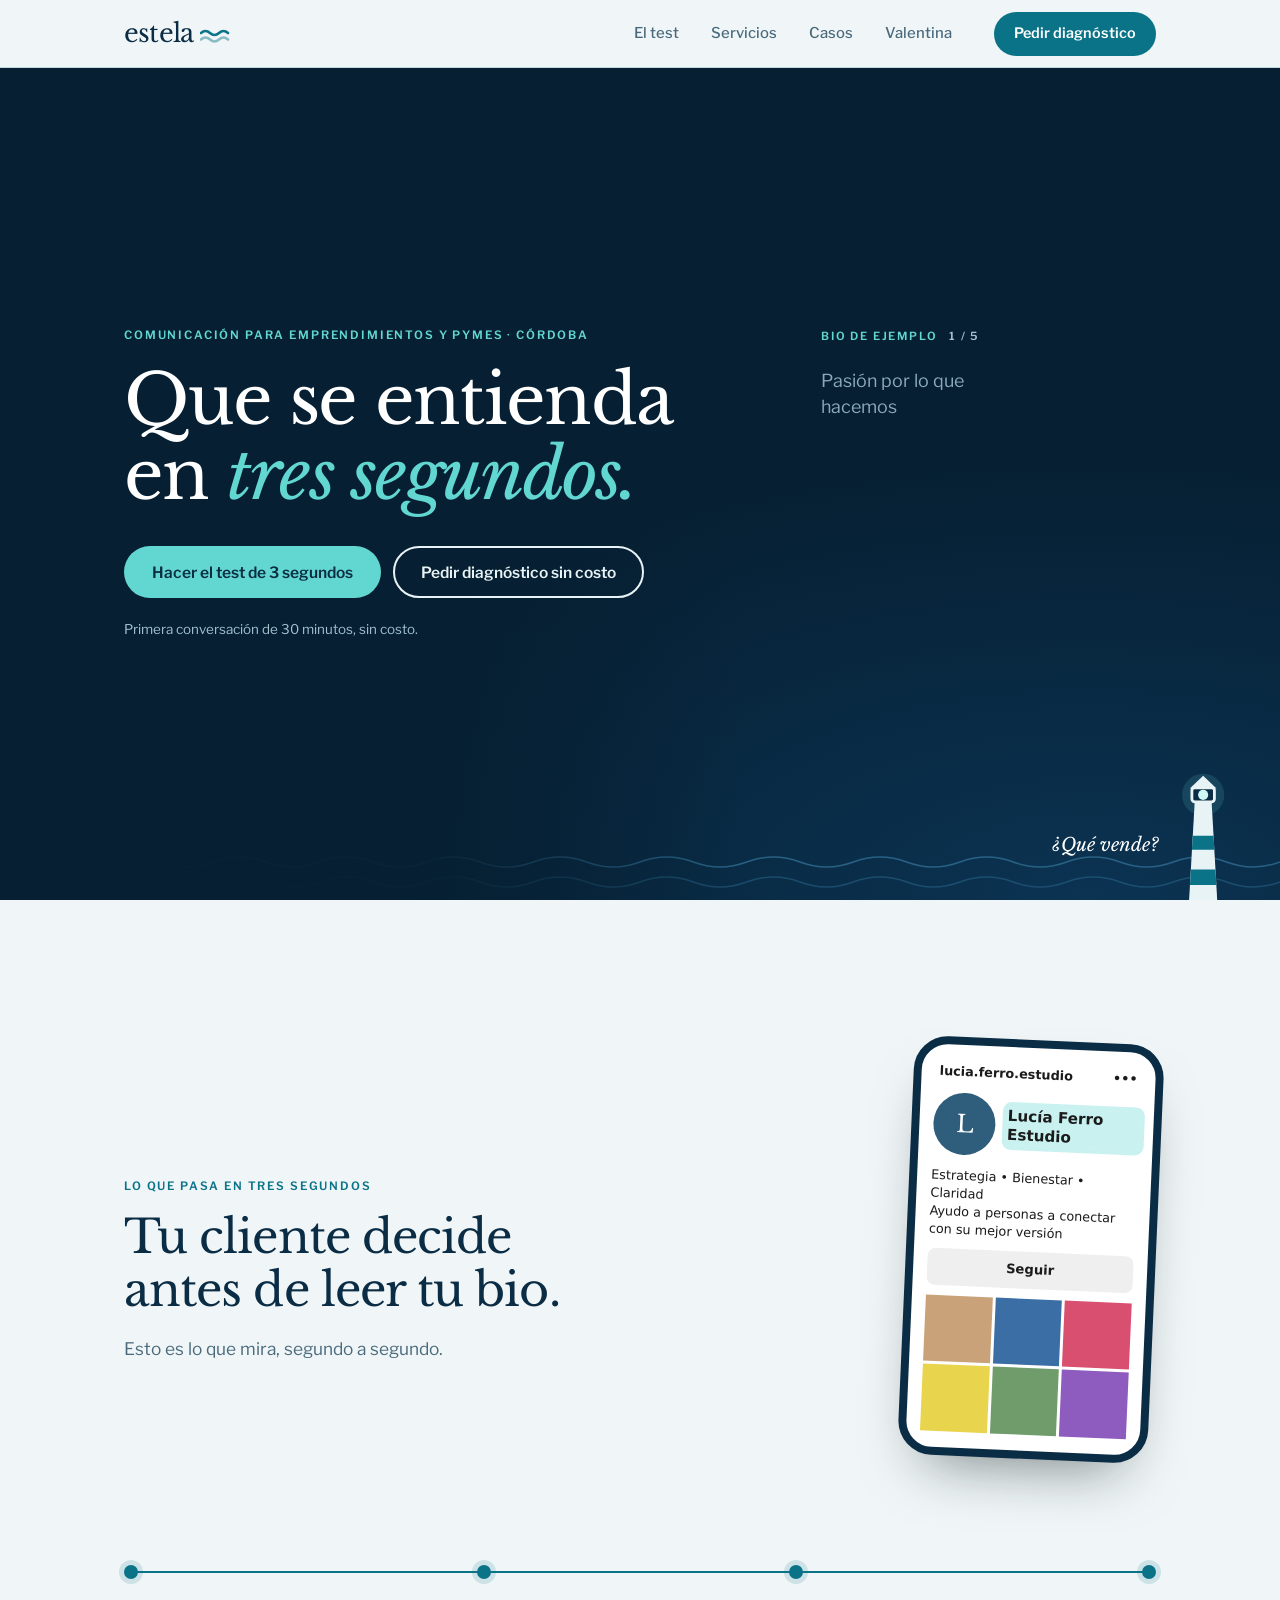
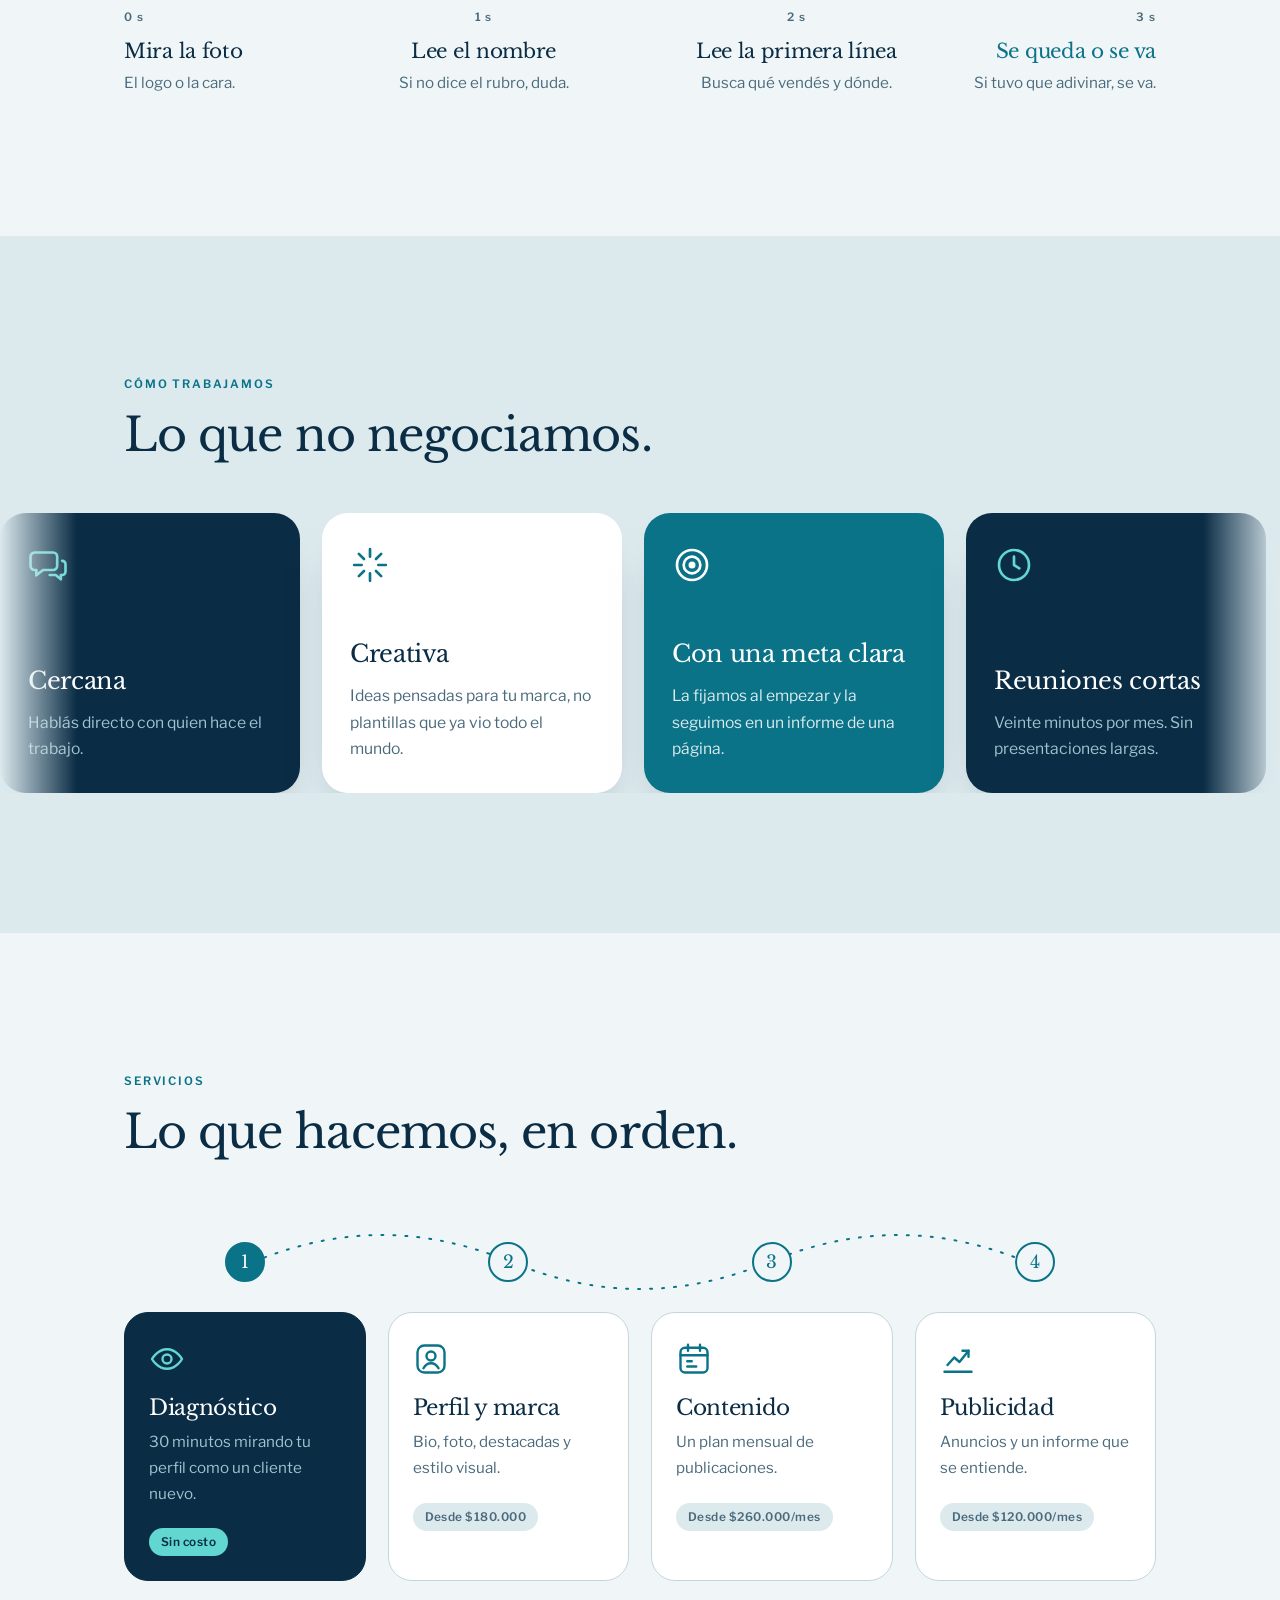
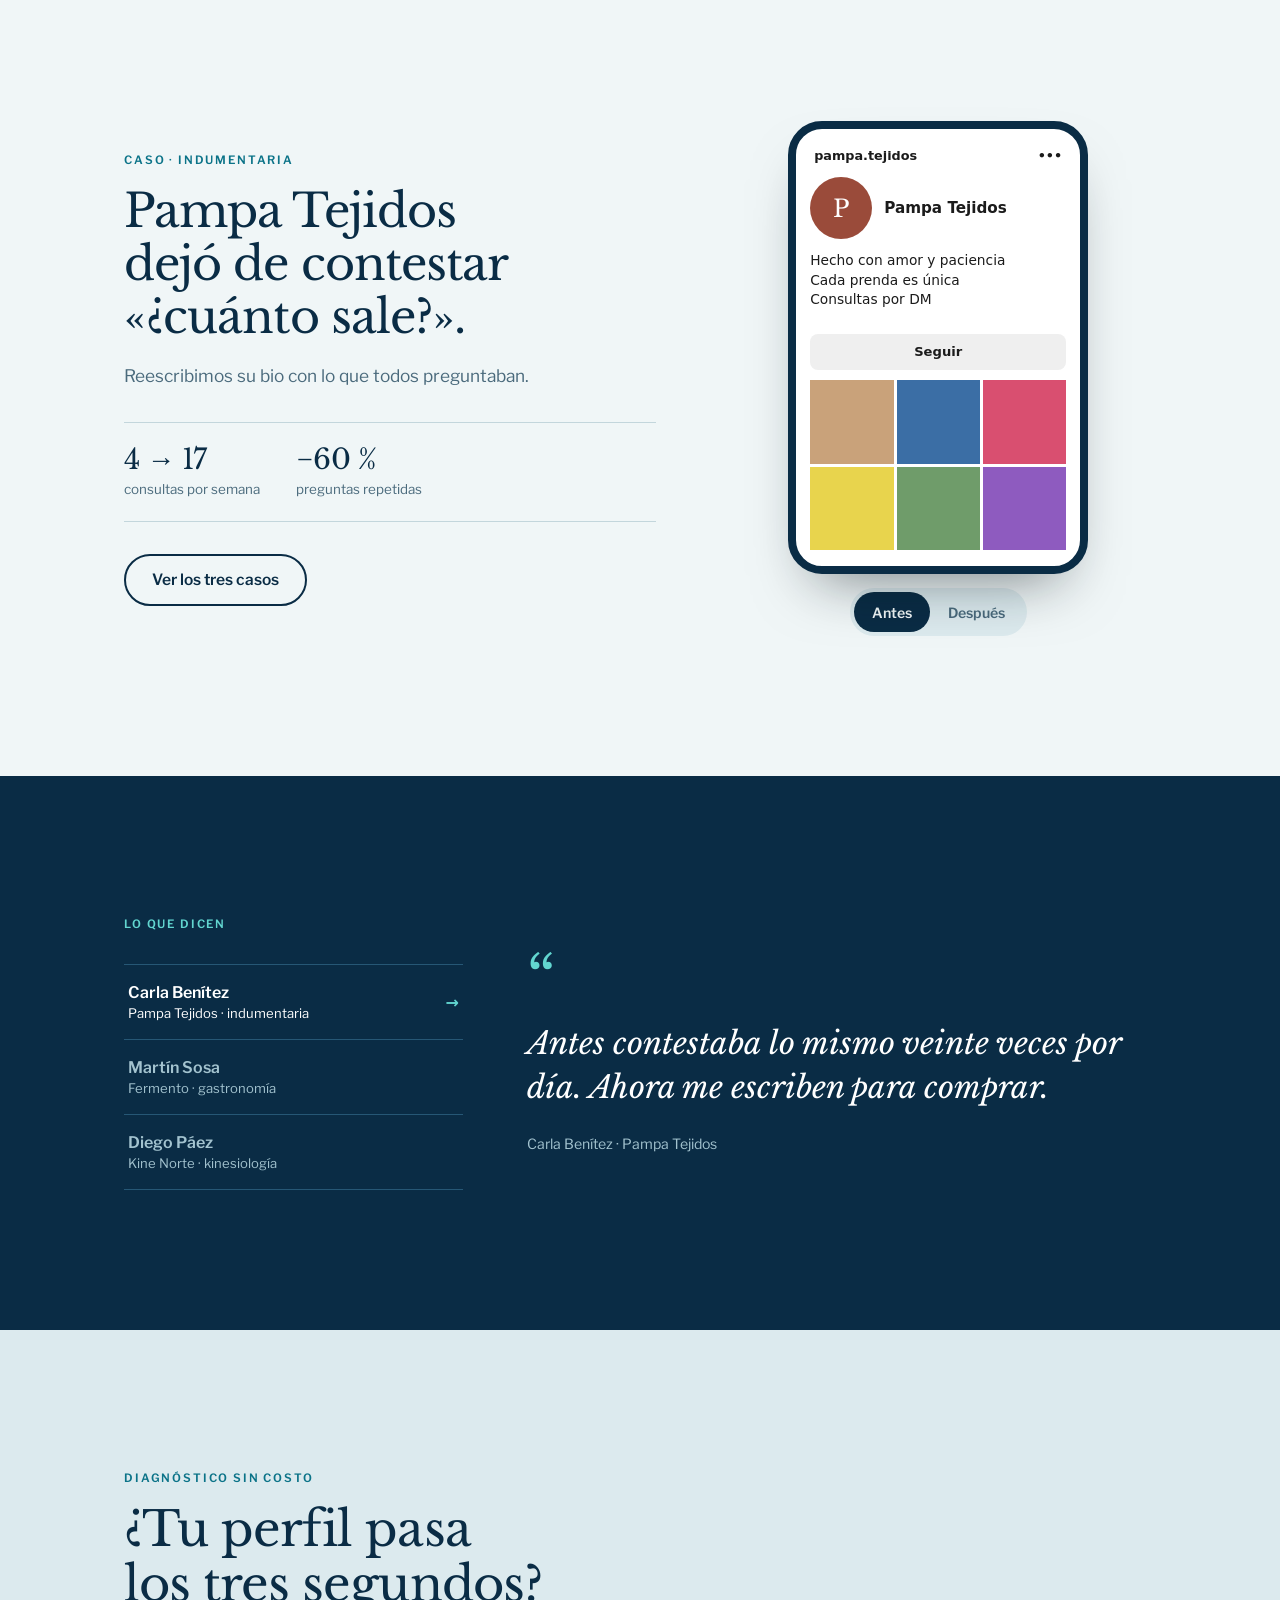
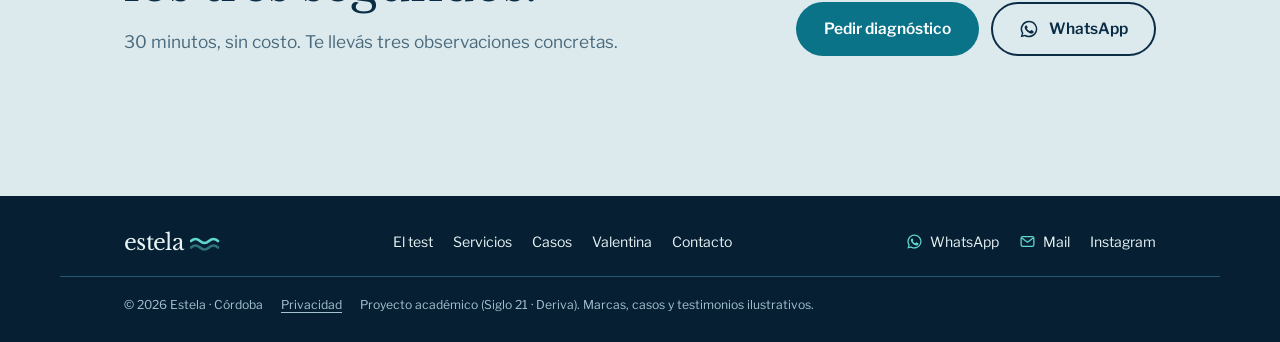
<file: index.html>
<!doctype html>
<html lang="es-AR">
<head>
<meta charset="utf-8">
<meta name="viewport" content="width=device-width,initial-scale=1,viewport-fit=cover">
<title>Estela · Que se entienda en tres segundos</title>
<meta name="description" content="Agencia de comunicación para emprendimientos y PyMEs. Ordenamos lo que tu marca dice para que se entienda rápido. Diagnóstico de 30 minutos sin costo.">
<meta name="robots" content="noindex">
<meta name="theme-color" content="#0A2C45">
<meta property="og:type" content="website">
<meta property="og:locale" content="es_AR">
<meta property="og:site_name" content="Estela">
<meta property="og:title" content="Estela · Que se entienda en tres segundos">
<meta property="og:description" content="Agencia de comunicación para emprendimientos y PyMEs. Ordenamos lo que tu marca dice para que se entienda rápido. Diagnóstico de 30 minutos sin costo.">
<link rel="icon" href="favicon.svg" type="image/svg+xml">
<link rel="preload" href="fuentes/libre-baskerville.woff2" as="font" type="font/woff2" crossorigin>
<link rel="preload" href="fuentes/libre-baskerville-italica.woff2" as="font" type="font/woff2" crossorigin>
<link rel="preload" href="fuentes/libre-franklin.woff2" as="font" type="font/woff2" crossorigin>
<link rel="stylesheet" href="css/estela.css?v=20261029b">
</head>
<body>
<a class="saltar" href="#principal">Saltar al contenido</a>
<header class="cab">
  <div class="ancho">
    <a class="logo" href="index.html" aria-label="Estela, inicio">estela<svg width="30" height="14" viewBox="0 0 30 14" aria-hidden="true"><path d="M1 4 Q5.5 0 10 4 T19 4 T28 4" fill="none" stroke="#0B7388" stroke-width="2.6" stroke-linecap="round"/><path d="M1 10.5 Q5.5 6.5 10 10.5 T19 10.5 T28 10.5" fill="none" stroke="#0B7388" stroke-width="2.6" stroke-linecap="round" opacity=".45"/></svg></a>
    <nav class="nav" aria-label="Principal"><a href="test.html">El test</a><a href="servicios.html">Servicios</a><a href="casos.html">Casos</a><a href="valentina.html">Valentina</a></nav>
    <a class="btn btn-primario chico" href="contacto.html" data-origen="Botón de la cabecera">Pedir diagnóstico</a>
    <button class="menu-btn" type="button" aria-expanded="false" aria-controls="menu-movil">Menú</button>
  </div>
  <nav id="menu-movil" class="menu-movil" aria-label="Menú" hidden>
    <a href="index.html" aria-current="page">Inicio</a>
    <a href="test.html">El test</a>
    <a href="servicios.html">Servicios</a>
    <a href="casos.html">Casos</a>
    <a href="valentina.html">Valentina</a>
    <a class="btn btn-primario" href="contacto.html" data-origen="Menú del teléfono">Pedir diagnóstico</a>
  </nav>
</header>

<main id="principal">
<section class="faro oscuro" aria-labelledby="titulo-faro">
  <div class="ancho">
    <div class="faro-txt">
      <p class="ceja">Comunicación para emprendimientos y PyMEs<span class="ceja-ciudad"><span class="sep"> · </span><span data-dato="ciudad">Córdoba</span></span></p>
      <h1 id="titulo-faro">Que se entienda en <em class="ola">tres segundos.</em></h1>
      <div class="acciones">
        <a class="btn btn-primario" href="test.html">Hacer el test de 3 segundos</a>
        <a class="btn btn-borde" href="contacto.html" data-origen="Portada">Pedir diagnóstico sin costo</a>
      </div>
      <p class="chica">Primera conversación de 30 minutos, sin costo.</p>
    </div>
  </div>
  <!-- una bio por vez: la luz de la baliza la cruza en 3 segundos y la deja clara -->
  <div class="mar-frases" aria-hidden="true">
    <p class="muestra-ceja">Bio de ejemplo <span class="muestra-n">1 / 5</span></p>
    <div class="capa vagas"><p class="frase">Pasión por lo que hacemos</p></div>
    <div class="capa claras"><p class="frase">Tortas por encargo, con 48&nbsp;h de aviso</p></div>
    <div class="capa haz"></div>
    <svg class="torre" viewBox="0 0 40 104">
      <circle cx="20" cy="29" r="15" fill="#62D6D0" opacity=".14"/>
      <path d="M10 104 L14 34 L26 34 L30 104 Z" fill="#E8F3F5"/>
      <path d="M11.3 82 L28.7 82 L29.4 93 L10.6 93 Z" fill="#0B7388"/>
      <path d="M12.6 58 L27.4 58 L28 68 L12 68 Z" fill="#0B7388"/>
      <rect x="12" y="24" width="16" height="10" rx="2" fill="#0A2C45" stroke="#E8F3F5" stroke-width="2"/>
      <circle class="lampara" cx="20" cy="29" r="3.6" fill="#CDF8F5"/>
      <path d="M10.5 24.5 L20 15.5 L29.5 24.5 Z" fill="#E8F3F5"/>
    </svg>
    <p class="lectura"><b>¿Qué vende?</b></p>
  </div>
  <svg class="olas-pie" viewBox="0 0 1200 60" preserveAspectRatio="none" aria-hidden="true">
    <path d="M0 22 Q25 12 50 22 T100 22 T150 22 T200 22 T250 22 T300 22 T350 22 T400 22 T450 22 T500 22 T550 22 T600 22 T650 22 T700 22 T750 22 T800 22 T850 22 T900 22 T950 22 T1000 22 T1050 22 T1100 22 T1150 22 T1200 22" fill="none" stroke="#2E6A8E" stroke-width="1.5" vector-effect="non-scaling-stroke"/>
    <path d="M0 42 Q25 32 50 42 T100 42 T150 42 T200 42 T250 42 T300 42 T350 42 T400 42 T450 42 T500 42 T550 42 T600 42 T650 42 T700 42 T750 42 T800 42 T850 42 T900 42 T950 42 T1000 42 T1050 42 T1100 42 T1150 42 T1200 42" fill="none" stroke="#2E6A8E" stroke-width="1.5" opacity=".6" vector-effect="non-scaling-stroke"/>
  </svg>
</section>

<section class="seccion" id="tres-segundos">
  <div class="ancho">
    <div class="tres-cab">
      <div>
        <p class="ceja">Lo que pasa en tres segundos</p>
        <h2 class="titulo">Tu cliente decide antes de leer tu bio.</h2>
        <p class="intro">Esto es lo que mira, segundo a segundo.</p>
      </div>
      <div class="tres-tel" aria-hidden="true">
        <div class="telefono foco" data-perfil="ferro" data-vista="antes"></div>
        <p class="tres-veredicto">¿Se queda o se va?</p>
      </div>
    </div>
    <div class="regla aparece">
      <div class="regla-linea" aria-hidden="true"><i></i></div>
      <ol class="regla-pasos">
        <li class="paso" style="--i:0"><span class="punto" aria-hidden="true"></span><span class="seg">0 s</span><h3>Mira la foto</h3><p>El logo o la cara.</p></li>
        <li class="paso" style="--i:1"><span class="punto" aria-hidden="true"></span><span class="seg">1 s</span><h3>Lee el nombre</h3><p>Si no dice el rubro, duda.</p></li>
        <li class="paso" style="--i:2"><span class="punto" aria-hidden="true"></span><span class="seg">2 s</span><h3>Lee la primera línea</h3><p>Busca qué vendés y dónde.</p></li>
        <li class="paso" style="--i:3"><span class="punto" aria-hidden="true"></span><span class="seg">3 s</span><h3>Se queda o se va</h3><p>Si tuvo que adivinar, se va.</p></li>
      </ol>
    </div>
  </div>
</section>

<section class="seccion corriente-sec">
  <div class="ancho">
    <p class="ceja">Cómo trabajamos</p>
    <h2 class="titulo">Lo que no negociamos.</h2>
  </div>
  <!-- las cartas fluyen solas como una corriente; se frenan si pasás el mouse o las tocás -->
  <div class="corriente" role="region" aria-label="Cómo trabajamos">
    <div class="corriente-pista">
      <div class="corriente-set">
        <article class="carta"><svg class="icono" viewBox="0 0 24 24" aria-hidden="true" fill="none" stroke="currentColor" stroke-width="1.6" stroke-linecap="round" stroke-linejoin="round"><path d="M4 4.5h11a2.5 2.5 0 0 1 2.5 2.5v5.5a2.5 2.5 0 0 1-2.5 2.5H9l-4 3.2V15H4a2.5 2.5 0 0 1-2.5-2.5V7A2.5 2.5 0 0 1 4 4.5Z"/><path d="M20.5 9.5a2 2 0 0 1 2 2V16a2 2 0 0 1-2 2h-.8v2.6L16.6 18H13"/></svg><h3>Cercana</h3><p>Hablás directo con quien hace el trabajo.</p></article>
        <article class="carta"><svg class="icono" viewBox="0 0 24 24" aria-hidden="true" fill="none" stroke="currentColor" stroke-width="1.6" stroke-linecap="round" stroke-linejoin="round"><path d="M12 2.5v4.5M12 17v4.5M2.5 12H7M17 12h4.5M5.3 5.3l3.1 3.1M15.6 15.6l3.1 3.1M5.3 18.7l3.1-3.1M15.6 8.4l3.1-3.1"/></svg><h3>Creativa</h3><p>Ideas pensadas para tu marca, no plantillas que ya vio todo el mundo.</p></article>
        <article class="carta"><svg class="icono" viewBox="0 0 24 24" aria-hidden="true" fill="none" stroke="currentColor" stroke-width="1.6" stroke-linecap="round" stroke-linejoin="round"><circle cx="12" cy="12" r="9"/><circle cx="12" cy="12" r="5"/><circle cx="12" cy="12" r="1.3" fill="currentColor"/></svg><h3>Con una meta clara</h3><p>La fijamos al empezar y la seguimos en un informe de una página.</p></article>
        <article class="carta"><svg class="icono" viewBox="0 0 24 24" aria-hidden="true" fill="none" stroke="currentColor" stroke-width="1.6" stroke-linecap="round" stroke-linejoin="round"><circle cx="12" cy="12" r="9"/><path d="M12 7v5l3.2 2"/></svg><h3>Reuniones cortas</h3><p>Veinte minutos por mes. Sin presentaciones largas.</p></article>
        <article class="carta"><svg class="icono" viewBox="0 0 24 24" aria-hidden="true" fill="none" stroke="currentColor" stroke-width="1.6" stroke-linecap="round" stroke-linejoin="round"><circle cx="12" cy="12" r="9"/><path d="m8 12.2 2.8 2.8L16.2 9"/></svg><h3>Vos decidís</h3><p>Cada publicación pasa por vos antes de salir.</p></article>
      </div>
      <div class="corriente-set" aria-hidden="true">
        <article class="carta"><svg class="icono" viewBox="0 0 24 24" aria-hidden="true" fill="none" stroke="currentColor" stroke-width="1.6" stroke-linecap="round" stroke-linejoin="round"><path d="M4 4.5h11a2.5 2.5 0 0 1 2.5 2.5v5.5a2.5 2.5 0 0 1-2.5 2.5H9l-4 3.2V15H4a2.5 2.5 0 0 1-2.5-2.5V7A2.5 2.5 0 0 1 4 4.5Z"/><path d="M20.5 9.5a2 2 0 0 1 2 2V16a2 2 0 0 1-2 2h-.8v2.6L16.6 18H13"/></svg><h3>Cercana</h3><p>Hablás directo con quien hace el trabajo.</p></article>
        <article class="carta"><svg class="icono" viewBox="0 0 24 24" aria-hidden="true" fill="none" stroke="currentColor" stroke-width="1.6" stroke-linecap="round" stroke-linejoin="round"><path d="M12 2.5v4.5M12 17v4.5M2.5 12H7M17 12h4.5M5.3 5.3l3.1 3.1M15.6 15.6l3.1 3.1M5.3 18.7l3.1-3.1M15.6 8.4l3.1-3.1"/></svg><h3>Creativa</h3><p>Ideas pensadas para tu marca, no plantillas que ya vio todo el mundo.</p></article>
        <article class="carta"><svg class="icono" viewBox="0 0 24 24" aria-hidden="true" fill="none" stroke="currentColor" stroke-width="1.6" stroke-linecap="round" stroke-linejoin="round"><circle cx="12" cy="12" r="9"/><circle cx="12" cy="12" r="5"/><circle cx="12" cy="12" r="1.3" fill="currentColor"/></svg><h3>Con una meta clara</h3><p>La fijamos al empezar y la seguimos en un informe de una página.</p></article>
        <article class="carta"><svg class="icono" viewBox="0 0 24 24" aria-hidden="true" fill="none" stroke="currentColor" stroke-width="1.6" stroke-linecap="round" stroke-linejoin="round"><circle cx="12" cy="12" r="9"/><path d="M12 7v5l3.2 2"/></svg><h3>Reuniones cortas</h3><p>Veinte minutos por mes. Sin presentaciones largas.</p></article>
        <article class="carta"><svg class="icono" viewBox="0 0 24 24" aria-hidden="true" fill="none" stroke="currentColor" stroke-width="1.6" stroke-linecap="round" stroke-linejoin="round"><circle cx="12" cy="12" r="9"/><path d="m8 12.2 2.8 2.8L16.2 9"/></svg><h3>Vos decidís</h3><p>Cada publicación pasa por vos antes de salir.</p></article>
      </div>
    </div>
  </div>
</section>

<section class="seccion">
  <div class="ancho">
    <p class="ceja">Servicios</p>
    <h2 class="titulo">Lo que hacemos, en orden.</h2>
    <div class="ruta aparece">
      <svg class="ruta-linea" viewBox="0 0 1000 80" preserveAspectRatio="none" aria-hidden="true"><path d="M125 40 C 210 4, 290 4, 375 40 S 540 76, 625 40 S 790 4, 875 40"/></svg>
      <div class="ruta-paradas">
        <a class="parada gratis" href="servicios.html#diagnostico" style="--i:0"><span class="boya">1</span><div class="parada-card"><svg class="icono" viewBox="0 0 24 24" aria-hidden="true" fill="none" stroke="currentColor" stroke-width="1.6" stroke-linecap="round" stroke-linejoin="round"><path d="M2 12s3.6-6.5 10-6.5S22 12 22 12s-3.6 6.5-10 6.5S2 12 2 12Z"/><circle cx="12" cy="12" r="3"/></svg><h3>Diagnóstico</h3><p>30 minutos mirando tu perfil como un cliente nuevo.</p><span class="dato">Sin costo</span></div></a>
        <a class="parada" href="servicios.html#perfil" style="--i:1"><span class="boya">2</span><div class="parada-card"><svg class="icono" viewBox="0 0 24 24" aria-hidden="true" fill="none" stroke="currentColor" stroke-width="1.6" stroke-linecap="round" stroke-linejoin="round"><rect x="3" y="3" width="18" height="18" rx="4.5"/><circle cx="12" cy="10" r="3"/><path d="M7 18.2c1.2-2.3 3-3.4 5-3.4s3.8 1.1 5 3.4"/></svg><h3>Perfil y marca</h3><p>Bio, foto, destacadas y estilo visual.</p><span class="dato">Desde <span data-precio="perfil">$180.000</span></span></div></a>
        <a class="parada" href="servicios.html#plan" style="--i:2"><span class="boya">3</span><div class="parada-card"><svg class="icono" viewBox="0 0 24 24" aria-hidden="true" fill="none" stroke="currentColor" stroke-width="1.6" stroke-linecap="round" stroke-linejoin="round"><rect x="3" y="4.5" width="18" height="16.5" rx="3"/><path d="M3 9.5h18M8 2.5v4M16 2.5v4M7.5 13.5h3M7.5 17h6"/></svg><h3>Contenido</h3><p>Un plan mensual de publicaciones.</p><span class="dato">Desde <span data-precio="contenido">$260.000</span>/mes</span></div></a>
        <a class="parada" href="servicios.html#publicidad" style="--i:3"><span class="boya">4</span><div class="parada-card"><svg class="icono" viewBox="0 0 24 24" aria-hidden="true" fill="none" stroke="currentColor" stroke-width="1.6" stroke-linecap="round" stroke-linejoin="round"><path d="M3 20.5h18"/><path d="M5 16l4.5-5 3.5 3 6-7.5"/><path d="M15 6.5h4v4"/></svg><h3>Publicidad</h3><p>Anuncios y un informe que se entiende.</p><span class="dato">Desde <span data-precio="publicidad">$120.000</span>/mes</span></div></a>
      </div>
    </div>
  </div>
</section>

<section class="seccion" style="padding-top:0">
  <div class="ancho destacado">
    <div class="aparece">
      <p class="ceja">Caso · Indumentaria</p>
      <h2 class="titulo">Pampa Tejidos dejó de contestar «¿cuánto sale?».</h2>
      <p class="intro">Reescribimos su bio con lo que todos preguntaban.</p>
      <div class="cifra"><div><b>4 → 17</b>consultas por semana</div><div><b>−60 %</b>preguntas repetidas</div></div>
      <a class="btn btn-borde" href="casos.html">Ver los tres casos</a>
    </div>
    <div class="escenario">
      <div class="telefono" data-perfil="pampa" data-vista="antes"></div>
      <div class="llaves" role="group" aria-label="Ver el perfil de Pampa Tejidos"><button type="button" data-ver="antes">Antes</button><button type="button" data-ver="despues">Después</button></div>
    </div>
  </div>
</section>

<section class="seccion oscuro">
  <div class="ancho">
    <p class="ceja">Lo que dicen</p>
    <div class="voces">
      <div class="voces-lista" role="group" aria-label="Elegí un testimonio">
        <button type="button" aria-pressed="true" data-cita="Antes contestaba lo mismo veinte veces por día. Ahora me escriben para comprar." data-autor="Carla Benítez · Pampa Tejidos"><span>Carla Benítez<small>Pampa Tejidos · indumentaria</small></span></button>
        <button type="button" aria-pressed="false" data-cita="Valentina nos dijo qué no hacer, y eso nos ahorró plata. El local nuevo arrancó con fila." data-autor="Martín Sosa · Fermento Panadería"><span>Martín Sosa<small>Fermento · gastronomía</small></span></button>
        <button type="button" aria-pressed="false" data-cita="Por primera vez sabemos qué vamos a publicar el mes que viene." data-autor="Diego Páez · Kine Norte"><span>Diego Páez<small>Kine Norte · kinesiología</small></span></button>
      </div>
      <figure class="cita" aria-live="polite">
        <blockquote>Antes contestaba lo mismo veinte veces por día. Ahora me escriben para comprar.</blockquote>
        <figcaption>Carla Benítez · Pampa Tejidos</figcaption>
      </figure>
    </div>
  </div>
</section>

<section class="seccion llamado-sec">
  <div class="ancho llamado">
    <div>
      <p class="ceja">Diagnóstico sin costo</p>
      <h2>¿Tu perfil pasa los tres segundos?</h2>
      <p class="intro">30 minutos, sin costo. Te llevás tres observaciones concretas.</p>
    </div>
    <div class="acciones">
      <a class="btn btn-primario" href="contacto.html" data-origen="Llamado final de la portada">Pedir diagnóstico</a>
      <a class="btn btn-borde" data-wa="Hola Estela, vi la web y quiero hacer una consulta." href="contacto.html"><svg viewBox="0 0 24 24" aria-hidden="true"><path fill="currentColor" d="M12 2a10 10 0 0 0-8.6 15.1L2 22l5-1.3A10 10 0 1 0 12 2Zm0 18.2a8.2 8.2 0 0 1-4.2-1.2l-.3-.2-3 .8.8-2.9-.2-.3A8.2 8.2 0 1 1 12 20.2Zm4.5-6.1c-.2-.1-1.5-.7-1.7-.8s-.4-.1-.6.1-.7.8-.8 1-.3.2-.5.1a6.7 6.7 0 0 1-3.3-2.9c-.3-.4.3-.4.7-1.3.1-.2 0-.3 0-.4l-.8-1.8c-.2-.5-.4-.4-.6-.4h-.5a1 1 0 0 0-.7.3 3 3 0 0 0-.9 2.2 5.1 5.1 0 0 0 1.1 2.7 11.7 11.7 0 0 0 4.5 4c1.7.7 2.3.8 3.2.6a2.7 2.7 0 0 0 1.8-1.3 2.2 2.2 0 0 0 .2-1.3c-.1-.1-.2-.2-.5-.3Z"/></svg>WhatsApp</a>
    </div>
  </div>
</section>
</main>
<footer class="pie">
  <div class="ancho pie-fila">
    <a class="logo" href="index.html" aria-label="Estela, inicio">estela<svg width="30" height="14" viewBox="0 0 30 14" aria-hidden="true"><path d="M1 4 Q5.5 0 10 4 T19 4 T28 4" fill="none" stroke="#62D6D0" stroke-width="2.6" stroke-linecap="round"/><path d="M1 10.5 Q5.5 6.5 10 10.5 T19 10.5 T28 10.5" fill="none" stroke="#62D6D0" stroke-width="2.6" stroke-linecap="round" opacity=".45"/></svg></a>
    <nav class="pie-links" aria-label="Páginas">
      <a href="test.html">El test</a><a href="servicios.html">Servicios</a><a href="casos.html">Casos</a><a href="valentina.html">Valentina</a><a href="contacto.html">Contacto</a>
    </nav>
    <div class="pie-contacto">
      <a data-wa href="contacto.html"><svg viewBox="0 0 24 24" aria-hidden="true"><path fill="currentColor" d="M12 2a10 10 0 0 0-8.6 15.1L2 22l5-1.3A10 10 0 1 0 12 2Zm0 18.2a8.2 8.2 0 0 1-4.2-1.2l-.3-.2-3 .8.8-2.9-.2-.3A8.2 8.2 0 1 1 12 20.2Zm4.5-6.1c-.2-.1-1.5-.7-1.7-.8s-.4-.1-.6.1-.7.8-.8 1-.3.2-.5.1a6.7 6.7 0 0 1-3.3-2.9c-.3-.4.3-.4.7-1.3.1-.2 0-.3 0-.4l-.8-1.8c-.2-.5-.4-.4-.6-.4h-.5a1 1 0 0 0-.7.3 3 3 0 0 0-.9 2.2 5.1 5.1 0 0 0 1.1 2.7 11.7 11.7 0 0 0 4.5 4c1.7.7 2.3.8 3.2.6a2.7 2.7 0 0 0 1.8-1.3 2.2 2.2 0 0 0 .2-1.3c-.1-.1-.2-.2-.5-.3Z"/></svg><span>WhatsApp</span></a>
      <a data-mail href="contacto.html"><svg viewBox="0 0 24 24" aria-hidden="true" fill="none" stroke="currentColor" stroke-width="1.8" stroke-linecap="round" stroke-linejoin="round"><rect x="3" y="5" width="18" height="14" rx="2.5"/><path d="m4 7 8 6 8-6"/></svg><span>Mail</span></a>
      <a data-ig href="#"><span>Instagram</span></a>
    </div>
  </div>
  <div class="ancho pie-nota">
    <span>© <span data-anio>2026</span> Estela · <span data-dato="ciudad">Córdoba</span></span>
    <a href="privacidad.html">Privacidad</a>
    <span>Proyecto académico (Siglo 21 · Deriva). Marcas, casos y testimonios ilustrativos.</span>
  </div>
</footer>
<script src="js/datos.js?v=20261029b"></script>
<script src="js/estela.js?v=20261029b"></script>
</body>
</html>
</file>
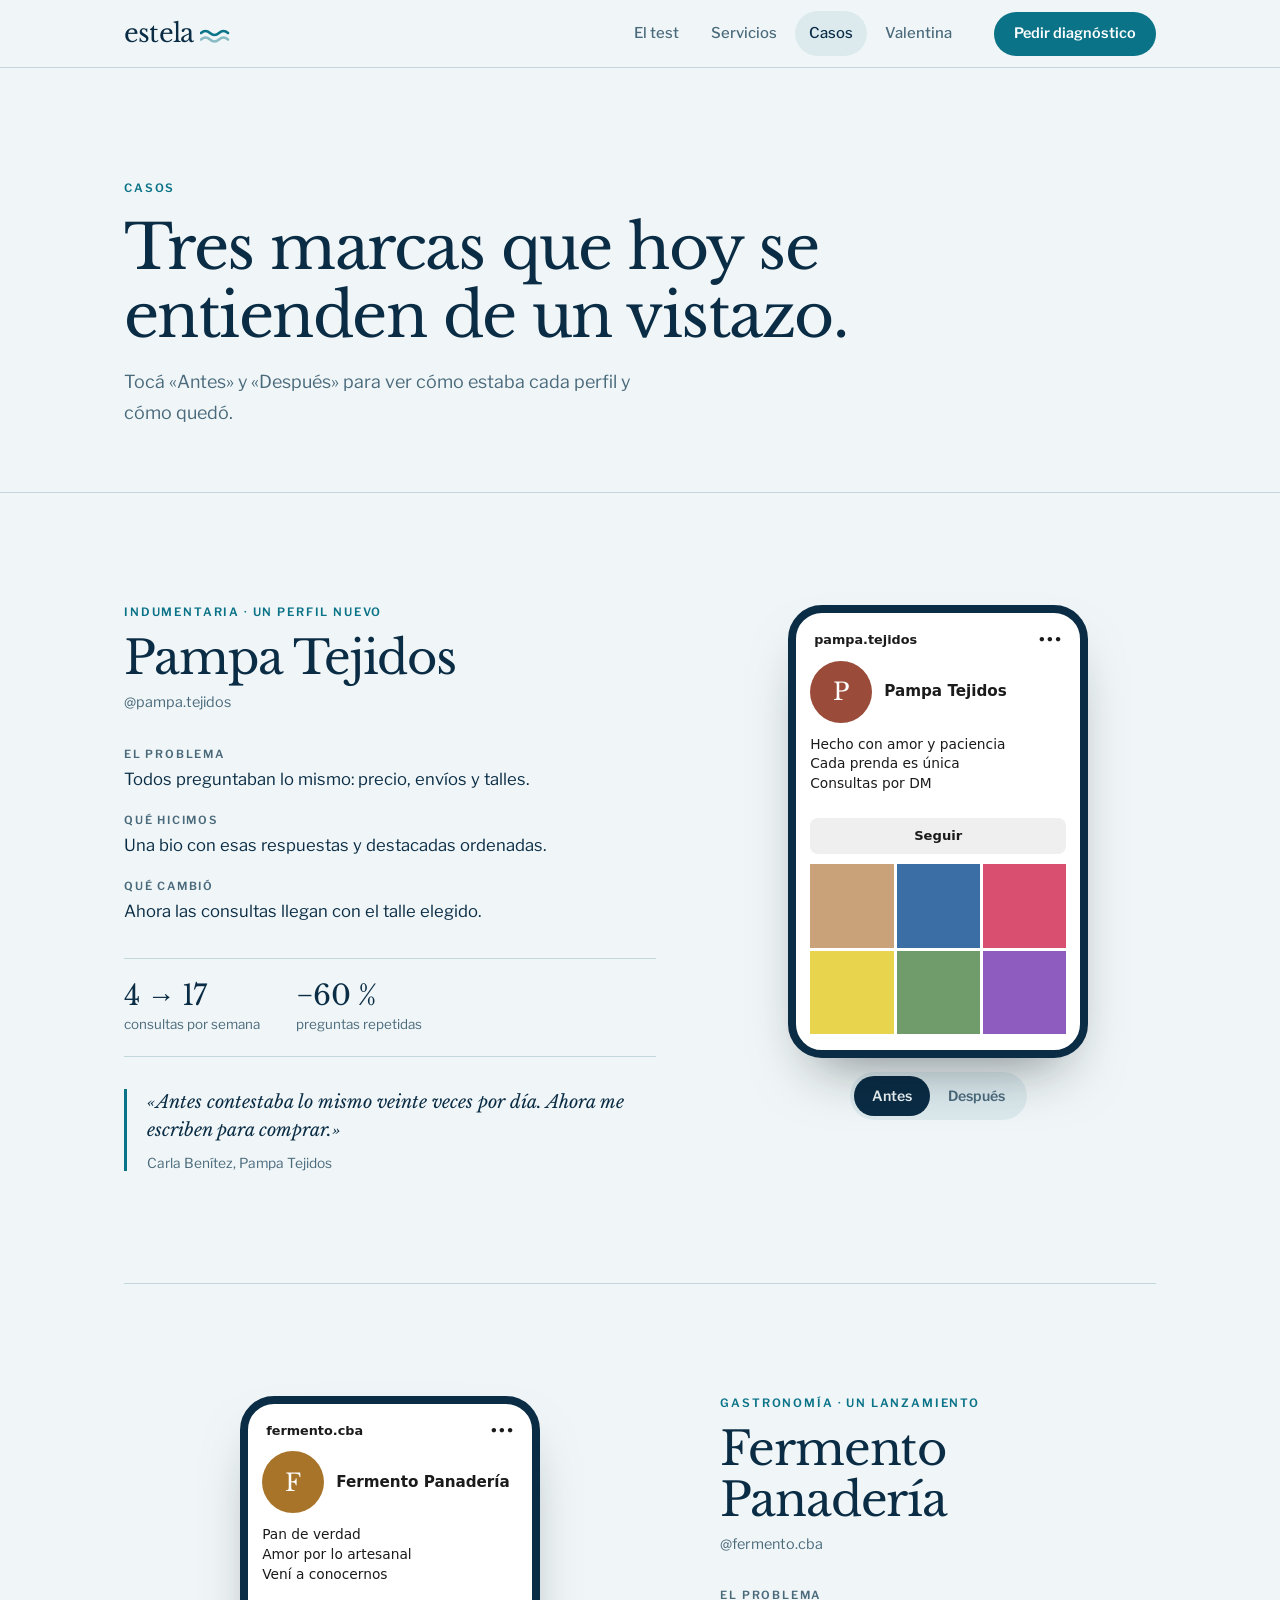
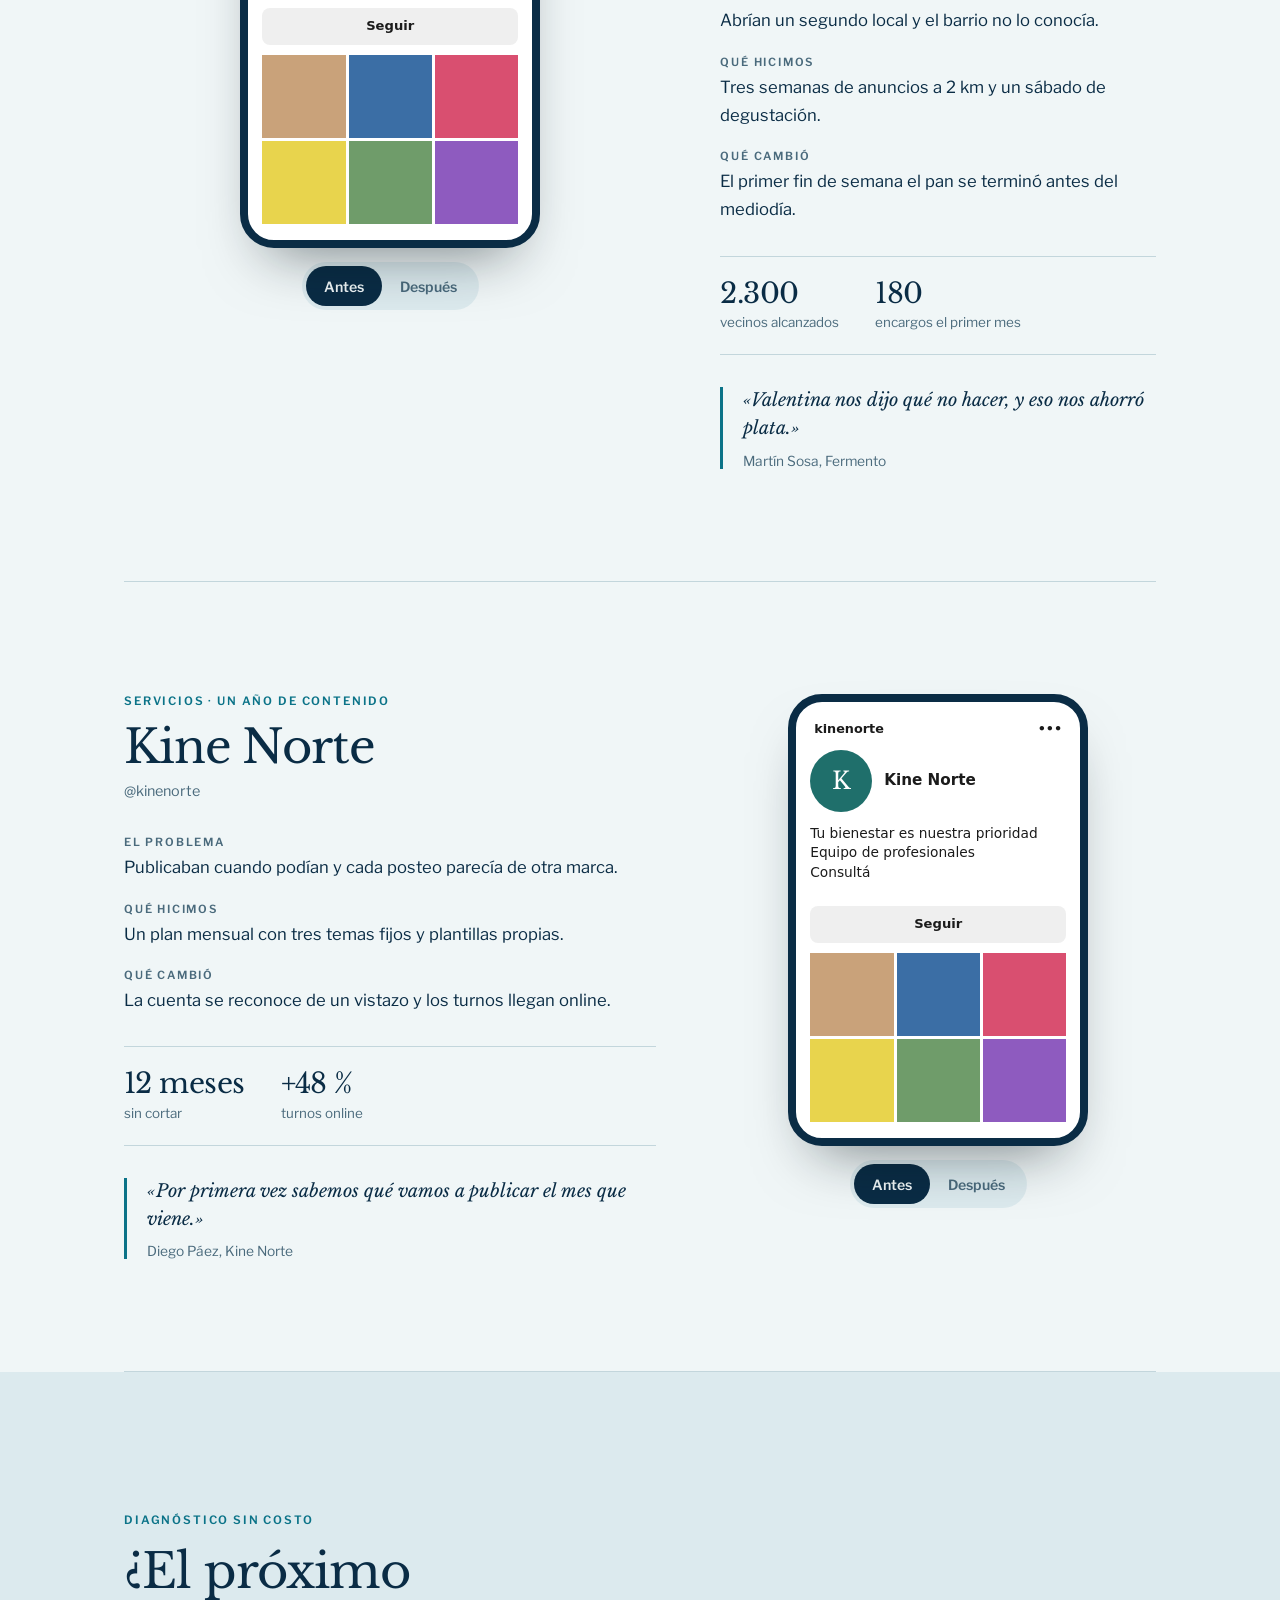
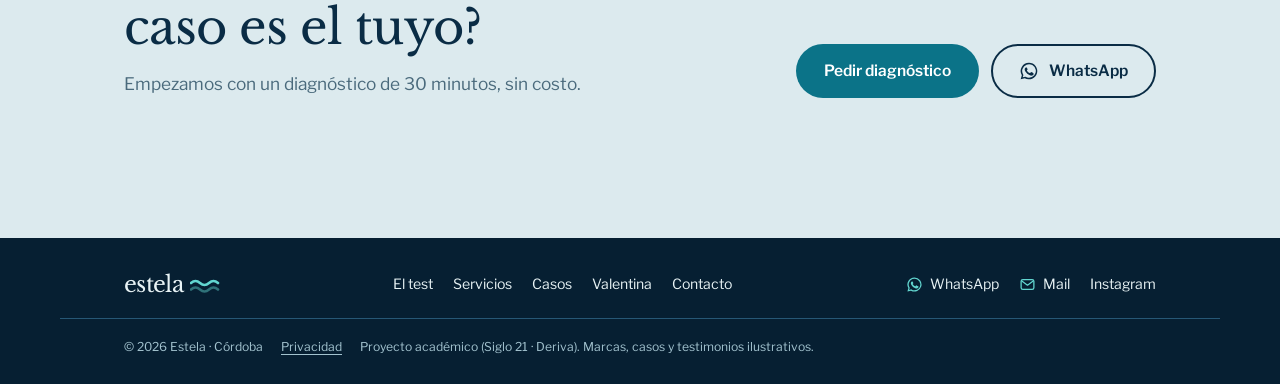
<file: casos.html>
<!doctype html>
<html lang="es-AR">
<head>
<meta charset="utf-8">
<meta name="viewport" content="width=device-width,initial-scale=1,viewport-fit=cover">
<title>Casos · Estela</title>
<meta name="description" content="Tres marcas que hoy se entienden de un vistazo: indumentaria, gastronomía y servicios.">
<meta name="robots" content="noindex">
<meta name="theme-color" content="#0A2C45">
<meta property="og:type" content="website">
<meta property="og:locale" content="es_AR">
<meta property="og:site_name" content="Estela">
<meta property="og:title" content="Casos · Estela">
<meta property="og:description" content="Tres marcas que hoy se entienden de un vistazo: indumentaria, gastronomía y servicios.">
<link rel="icon" href="favicon.svg" type="image/svg+xml">
<link rel="preload" href="fuentes/libre-baskerville.woff2" as="font" type="font/woff2" crossorigin>
<link rel="preload" href="fuentes/libre-baskerville-italica.woff2" as="font" type="font/woff2" crossorigin>
<link rel="preload" href="fuentes/libre-franklin.woff2" as="font" type="font/woff2" crossorigin>
<link rel="stylesheet" href="css/estela.css?v=20261029b">
</head>
<body>
<a class="saltar" href="#principal">Saltar al contenido</a>
<header class="cab">
  <div class="ancho">
    <a class="logo" href="index.html" aria-label="Estela, inicio">estela<svg width="30" height="14" viewBox="0 0 30 14" aria-hidden="true"><path d="M1 4 Q5.5 0 10 4 T19 4 T28 4" fill="none" stroke="#0B7388" stroke-width="2.6" stroke-linecap="round"/><path d="M1 10.5 Q5.5 6.5 10 10.5 T19 10.5 T28 10.5" fill="none" stroke="#0B7388" stroke-width="2.6" stroke-linecap="round" opacity=".45"/></svg></a>
    <nav class="nav" aria-label="Principal"><a href="test.html">El test</a><a href="servicios.html">Servicios</a><a href="casos.html" aria-current="page">Casos</a><a href="valentina.html">Valentina</a></nav>
    <a class="btn btn-primario chico" href="contacto.html" data-origen="Botón de la cabecera">Pedir diagnóstico</a>
    <button class="menu-btn" type="button" aria-expanded="false" aria-controls="menu-movil">Menú</button>
  </div>
  <nav id="menu-movil" class="menu-movil" aria-label="Menú" hidden>
    <a href="index.html">Inicio</a>
    <a href="test.html">El test</a>
    <a href="servicios.html">Servicios</a>
    <a href="casos.html" aria-current="page">Casos</a>
    <a href="valentina.html">Valentina</a>
    <a class="btn btn-primario" href="contacto.html" data-origen="Menú del teléfono">Pedir diagnóstico</a>
  </nav>
</header>

<main id="principal">
<section class="pagina-cab">
  <div class="ancho">
    <p class="ceja">Casos</p>
    <h1>Tres marcas que hoy se entienden de un vistazo.</h1>
    <p class="intro">Tocá «Antes» y «Después» para ver cómo estaba cada perfil y cómo quedó.</p>
  </div>
</section>
<div class="ancho">
  
    <article class="caso" id="pampa">
      <div class="caso-txt aparece">
        <p class="rubro">Indumentaria · Un perfil nuevo</p>
        <h2>Pampa Tejidos</h2>
        <p class="cuenta">@pampa.tejidos</p>
        <div class="tramos">
          <div><h3>El problema</h3><p>Todos preguntaban lo mismo: precio, envíos y talles.</p></div>
          <div><h3>Qué hicimos</h3><p>Una bio con esas respuestas y destacadas ordenadas.</p></div>
          <div><h3>Qué cambió</h3><p>Ahora las consultas llegan con el talle elegido.</p></div>
        </div>
        <div class="cifra"><div><b>4 → 17</b>consultas por semana</div><div><b>−60 %</b>preguntas repetidas</div></div>
        <blockquote>«Antes contestaba lo mismo veinte veces por día. Ahora me escriben para comprar.»<cite>Carla Benítez, Pampa Tejidos</cite></blockquote>
      </div>
      <div class="escenario">
        <div class="telefono" data-perfil="pampa" data-vista="antes"></div>
        <div class="llaves" role="group" aria-label="Ver el perfil de Pampa Tejidos"><button type="button" data-ver="antes">Antes</button><button type="button" data-ver="despues">Después</button></div>
      </div>
    </article>
  
    <article class="caso" id="fermento">
      <div class="caso-txt aparece">
        <p class="rubro">Gastronomía · Un lanzamiento</p>
        <h2>Fermento Panadería</h2>
        <p class="cuenta">@fermento.cba</p>
        <div class="tramos">
          <div><h3>El problema</h3><p>Abrían un segundo local y el barrio no lo conocía.</p></div>
          <div><h3>Qué hicimos</h3><p>Tres semanas de anuncios a 2 km y un sábado de degustación.</p></div>
          <div><h3>Qué cambió</h3><p>El primer fin de semana el pan se terminó antes del mediodía.</p></div>
        </div>
        <div class="cifra"><div><b>2.300</b>vecinos alcanzados</div><div><b>180</b>encargos el primer mes</div></div>
        <blockquote>«Valentina nos dijo qué no hacer, y eso nos ahorró plata.»<cite>Martín Sosa, Fermento</cite></blockquote>
      </div>
      <div class="escenario">
        <div class="telefono" data-perfil="fermento" data-vista="antes"></div>
        <div class="llaves" role="group" aria-label="Ver el perfil de Fermento Panadería"><button type="button" data-ver="antes">Antes</button><button type="button" data-ver="despues">Después</button></div>
      </div>
    </article>
  
    <article class="caso" id="kine">
      <div class="caso-txt aparece">
        <p class="rubro">Servicios · Un año de contenido</p>
        <h2>Kine Norte</h2>
        <p class="cuenta">@kinenorte</p>
        <div class="tramos">
          <div><h3>El problema</h3><p>Publicaban cuando podían y cada posteo parecía de otra marca.</p></div>
          <div><h3>Qué hicimos</h3><p>Un plan mensual con tres temas fijos y plantillas propias.</p></div>
          <div><h3>Qué cambió</h3><p>La cuenta se reconoce de un vistazo y los turnos llegan online.</p></div>
        </div>
        <div class="cifra"><div><b>12 meses</b>sin cortar</div><div><b>+48 %</b>turnos online</div></div>
        <blockquote>«Por primera vez sabemos qué vamos a publicar el mes que viene.»<cite>Diego Páez, Kine Norte</cite></blockquote>
      </div>
      <div class="escenario">
        <div class="telefono" data-perfil="kine" data-vista="antes"></div>
        <div class="llaves" role="group" aria-label="Ver el perfil de Kine Norte"><button type="button" data-ver="antes">Antes</button><button type="button" data-ver="despues">Después</button></div>
      </div>
    </article>
</div>

<section class="seccion llamado-sec">
  <div class="ancho llamado">
    <div>
      <p class="ceja">Diagnóstico sin costo</p>
      <h2>¿El próximo caso es el tuyo?</h2>
      <p class="intro">Empezamos con un diagnóstico de 30 minutos, sin costo.</p>
    </div>
    <div class="acciones">
      <a class="btn btn-primario" href="contacto.html" data-origen="Casos">Pedir diagnóstico</a>
      <a class="btn btn-borde" data-wa="Hola Estela, vi la web y quiero hacer una consulta." href="contacto.html"><svg viewBox="0 0 24 24" aria-hidden="true"><path fill="currentColor" d="M12 2a10 10 0 0 0-8.6 15.1L2 22l5-1.3A10 10 0 1 0 12 2Zm0 18.2a8.2 8.2 0 0 1-4.2-1.2l-.3-.2-3 .8.8-2.9-.2-.3A8.2 8.2 0 1 1 12 20.2Zm4.5-6.1c-.2-.1-1.5-.7-1.7-.8s-.4-.1-.6.1-.7.8-.8 1-.3.2-.5.1a6.7 6.7 0 0 1-3.3-2.9c-.3-.4.3-.4.7-1.3.1-.2 0-.3 0-.4l-.8-1.8c-.2-.5-.4-.4-.6-.4h-.5a1 1 0 0 0-.7.3 3 3 0 0 0-.9 2.2 5.1 5.1 0 0 0 1.1 2.7 11.7 11.7 0 0 0 4.5 4c1.7.7 2.3.8 3.2.6a2.7 2.7 0 0 0 1.8-1.3 2.2 2.2 0 0 0 .2-1.3c-.1-.1-.2-.2-.5-.3Z"/></svg>WhatsApp</a>
    </div>
  </div>
</section>
</main>
<footer class="pie">
  <div class="ancho pie-fila">
    <a class="logo" href="index.html" aria-label="Estela, inicio">estela<svg width="30" height="14" viewBox="0 0 30 14" aria-hidden="true"><path d="M1 4 Q5.5 0 10 4 T19 4 T28 4" fill="none" stroke="#62D6D0" stroke-width="2.6" stroke-linecap="round"/><path d="M1 10.5 Q5.5 6.5 10 10.5 T19 10.5 T28 10.5" fill="none" stroke="#62D6D0" stroke-width="2.6" stroke-linecap="round" opacity=".45"/></svg></a>
    <nav class="pie-links" aria-label="Páginas">
      <a href="test.html">El test</a><a href="servicios.html">Servicios</a><a href="casos.html">Casos</a><a href="valentina.html">Valentina</a><a href="contacto.html">Contacto</a>
    </nav>
    <div class="pie-contacto">
      <a data-wa href="contacto.html"><svg viewBox="0 0 24 24" aria-hidden="true"><path fill="currentColor" d="M12 2a10 10 0 0 0-8.6 15.1L2 22l5-1.3A10 10 0 1 0 12 2Zm0 18.2a8.2 8.2 0 0 1-4.2-1.2l-.3-.2-3 .8.8-2.9-.2-.3A8.2 8.2 0 1 1 12 20.2Zm4.5-6.1c-.2-.1-1.5-.7-1.7-.8s-.4-.1-.6.1-.7.8-.8 1-.3.2-.5.1a6.7 6.7 0 0 1-3.3-2.9c-.3-.4.3-.4.7-1.3.1-.2 0-.3 0-.4l-.8-1.8c-.2-.5-.4-.4-.6-.4h-.5a1 1 0 0 0-.7.3 3 3 0 0 0-.9 2.2 5.1 5.1 0 0 0 1.1 2.7 11.7 11.7 0 0 0 4.5 4c1.7.7 2.3.8 3.2.6a2.7 2.7 0 0 0 1.8-1.3 2.2 2.2 0 0 0 .2-1.3c-.1-.1-.2-.2-.5-.3Z"/></svg><span>WhatsApp</span></a>
      <a data-mail href="contacto.html"><svg viewBox="0 0 24 24" aria-hidden="true" fill="none" stroke="currentColor" stroke-width="1.8" stroke-linecap="round" stroke-linejoin="round"><rect x="3" y="5" width="18" height="14" rx="2.5"/><path d="m4 7 8 6 8-6"/></svg><span>Mail</span></a>
      <a data-ig href="#"><span>Instagram</span></a>
    </div>
  </div>
  <div class="ancho pie-nota">
    <span>© <span data-anio>2026</span> Estela · <span data-dato="ciudad">Córdoba</span></span>
    <a href="privacidad.html">Privacidad</a>
    <span>Proyecto académico (Siglo 21 · Deriva). Marcas, casos y testimonios ilustrativos.</span>
  </div>
</footer>
<script src="js/datos.js?v=20261029b"></script>
<script src="js/estela.js?v=20261029b"></script>
</body>
</html>
</file>
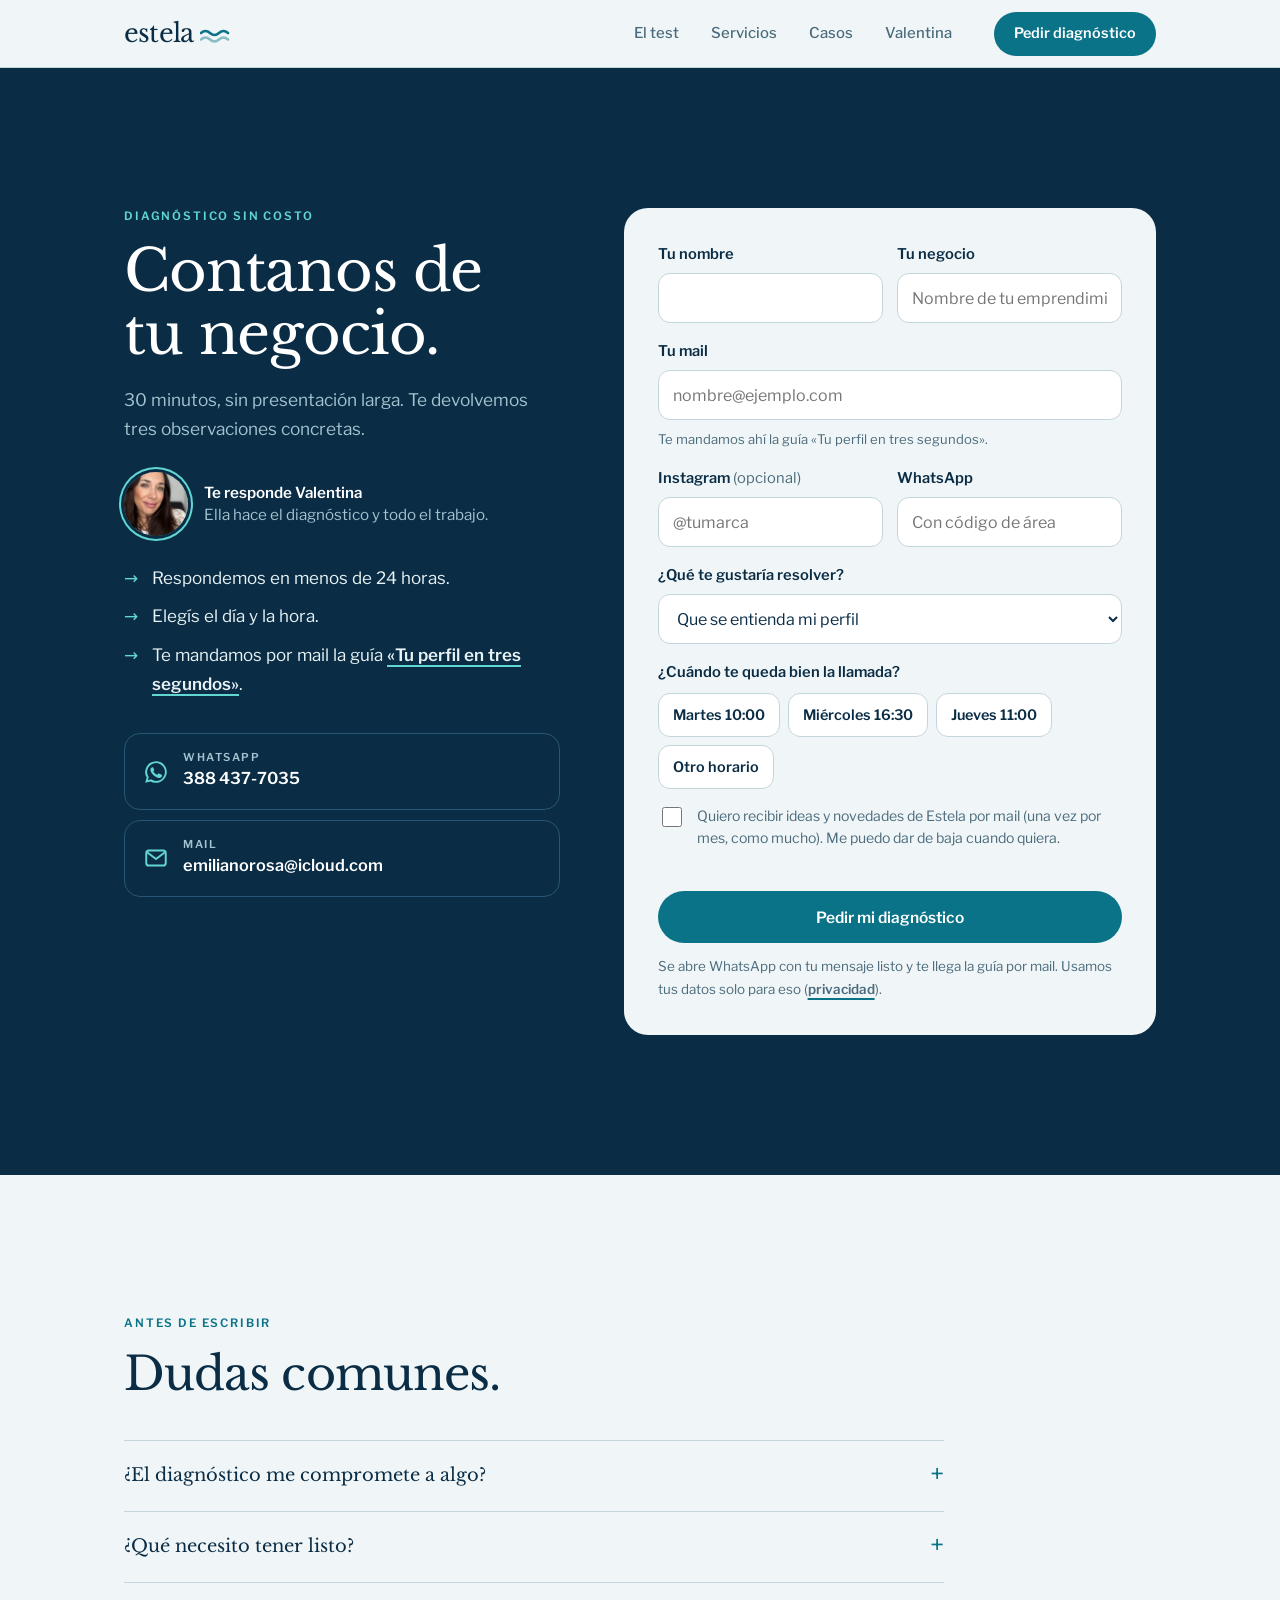
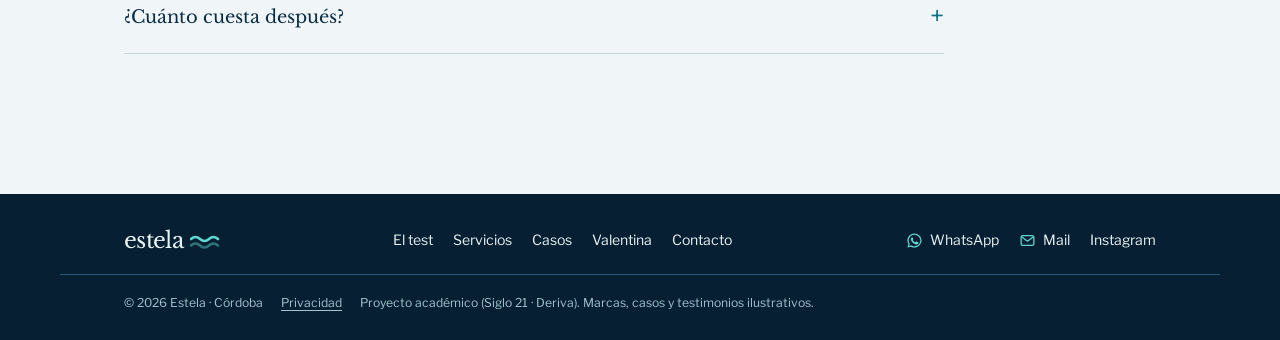
<file: contacto.html>
<!doctype html>
<html lang="es-AR">
<head>
<meta charset="utf-8">
<meta name="viewport" content="width=device-width,initial-scale=1,viewport-fit=cover">
<title>Pedir diagnóstico · Estela</title>
<meta name="description" content="Contanos de tu negocio y elegí un horario. Diagnóstico de 30 minutos, sin costo.">
<meta name="robots" content="noindex">
<meta name="theme-color" content="#0A2C45">
<meta property="og:type" content="website">
<meta property="og:locale" content="es_AR">
<meta property="og:site_name" content="Estela">
<meta property="og:title" content="Pedir diagnóstico · Estela">
<meta property="og:description" content="Contanos de tu negocio y elegí un horario. Diagnóstico de 30 minutos, sin costo.">
<link rel="icon" href="favicon.svg" type="image/svg+xml">
<link rel="preload" href="fuentes/libre-baskerville.woff2" as="font" type="font/woff2" crossorigin>
<link rel="preload" href="fuentes/libre-baskerville-italica.woff2" as="font" type="font/woff2" crossorigin>
<link rel="preload" href="fuentes/libre-franklin.woff2" as="font" type="font/woff2" crossorigin>
<link rel="stylesheet" href="css/estela.css?v=20261029b">
</head>
<body>
<a class="saltar" href="#principal">Saltar al contenido</a>
<header class="cab">
  <div class="ancho">
    <a class="logo" href="index.html" aria-label="Estela, inicio">estela<svg width="30" height="14" viewBox="0 0 30 14" aria-hidden="true"><path d="M1 4 Q5.5 0 10 4 T19 4 T28 4" fill="none" stroke="#0B7388" stroke-width="2.6" stroke-linecap="round"/><path d="M1 10.5 Q5.5 6.5 10 10.5 T19 10.5 T28 10.5" fill="none" stroke="#0B7388" stroke-width="2.6" stroke-linecap="round" opacity=".45"/></svg></a>
    <nav class="nav" aria-label="Principal"><a href="test.html">El test</a><a href="servicios.html">Servicios</a><a href="casos.html">Casos</a><a href="valentina.html">Valentina</a></nav>
    <a class="btn btn-primario chico" href="contacto.html" data-origen="Botón de la cabecera">Pedir diagnóstico</a>
    <button class="menu-btn" type="button" aria-expanded="false" aria-controls="menu-movil">Menú</button>
  </div>
  <nav id="menu-movil" class="menu-movil" aria-label="Menú" hidden>
    <a href="index.html">Inicio</a>
    <a href="test.html">El test</a>
    <a href="servicios.html">Servicios</a>
    <a href="casos.html">Casos</a>
    <a href="valentina.html">Valentina</a>
    <a class="btn btn-primario" href="contacto.html" data-origen="Menú del teléfono">Pedir diagnóstico</a>
  </nav>
</header>

<main id="principal">
<section class="seccion oscuro">
  <div class="ancho contacto">
    <div>
      <p class="ceja">Diagnóstico sin costo</p>
      <h1 class="titulo contacto-titulo">Contanos de tu negocio.</h1>
      <p class="intro">30 minutos, sin presentación larga. Te devolvemos tres observaciones concretas.</p>
      <div class="quien">
        <img src="img/valentina-160.webp" width="80" height="80" alt="" loading="lazy">
        <p><b>Te responde Valentina</b>Ella hace el diagnóstico y todo el trabajo.</p>
      </div>
      <ul class="flechas">
        <li>Respondemos en <span data-dato="respuesta">menos de 24 horas</span>.</li>
        <li>Elegís el día y la hora.</li>
        <li>Te mandamos por mail la guía <a class="enlace" href="guia.html">«Tu perfil en tres segundos»</a>.</li>
      </ul>
      <div class="directo">
        <a data-wa="Hola Estela, quiero hacer una consulta." href="#"><svg viewBox="0 0 24 24" aria-hidden="true"><path fill="currentColor" d="M12 2a10 10 0 0 0-8.6 15.1L2 22l5-1.3A10 10 0 1 0 12 2Zm0 18.2a8.2 8.2 0 0 1-4.2-1.2l-.3-.2-3 .8.8-2.9-.2-.3A8.2 8.2 0 1 1 12 20.2Zm4.5-6.1c-.2-.1-1.5-.7-1.7-.8s-.4-.1-.6.1-.7.8-.8 1-.3.2-.5.1a6.7 6.7 0 0 1-3.3-2.9c-.3-.4.3-.4.7-1.3.1-.2 0-.3 0-.4l-.8-1.8c-.2-.5-.4-.4-.6-.4h-.5a1 1 0 0 0-.7.3 3 3 0 0 0-.9 2.2 5.1 5.1 0 0 0 1.1 2.7 11.7 11.7 0 0 0 4.5 4c1.7.7 2.3.8 3.2.6a2.7 2.7 0 0 0 1.8-1.3 2.2 2.2 0 0 0 .2-1.3c-.1-.1-.2-.2-.5-.3Z"/></svg><div><span>WhatsApp</span><b data-dato="wa-num">388 437-7035</b></div></a>
        <a data-mail href="#"><svg viewBox="0 0 24 24" aria-hidden="true" fill="none" stroke="currentColor" stroke-width="1.8" stroke-linecap="round" stroke-linejoin="round"><rect x="3" y="5" width="18" height="14" rx="2.5"/><path d="m4 7 8 6 8-6"/></svg><div><span>Mail</span><b data-dato="mail-txt">Mail</b></div></a>
      </div>
    </div>
    <div class="tarjeta-form">
      <form id="formConsulta" novalidate>
        <div class="dos">
          <div class="campo"><label for="f-nombre">Tu nombre</label><input id="f-nombre" name="nombre" autocomplete="given-name" required></div>
          <div class="campo"><label for="f-negocio">Tu negocio</label><input id="f-negocio" name="negocio" placeholder="Nombre de tu emprendimiento" required></div>
        </div>
        <div class="campo"><label for="f-mail">Tu mail</label><input id="f-mail" name="email" type="email" inputmode="email" autocomplete="email" placeholder="nombre@ejemplo.com" required aria-describedby="ayuda-mail">
          <p class="ayuda" id="ayuda-mail">Te mandamos ahí la guía «Tu perfil en tres segundos».</p></div>
        <div class="dos">
          <div class="campo"><label for="f-ig">Instagram <span class="opc">(opcional)</span></label><input id="f-ig" name="instagram" placeholder="@tumarca" autocapitalize="none" autocomplete="off"></div>
          <div class="campo"><label for="f-wa">WhatsApp</label><input id="f-wa" name="whatsapp" inputmode="tel" autocomplete="tel" placeholder="Con código de área" required></div>
        </div>
        <div class="campo"><label for="f-necesidad">¿Qué te gustaría resolver?</label>
          <select id="f-necesidad" name="necesidad">
            <option>Que se entienda mi perfil</option>
            <option>Conseguir más consultas</option>
            <option>Publicar con un plan</option>
            <option>Hacer publicidad con un presupuesto chico</option>
            <option>No sé por dónde empezar</option>
          </select>
        </div>
        <fieldset class="campo"><legend>¿Cuándo te queda bien la llamada?</legend><div class="horarios" id="horarios"></div></fieldset>
        <label class="casilla"><input type="checkbox" name="novedades" value="si"><span>Quiero recibir ideas y novedades de Estela por mail (una vez por mes, como mucho). Me puedo dar de baja cuando quiera.</span></label>
        <p class="error" id="formError" role="alert"></p>
        <button class="btn btn-primario" type="submit" style="width:100%">Pedir mi diagnóstico</button>
        <p class="aviso">Se abre WhatsApp con tu mensaje listo y te llega la guía por mail. Usamos tus datos solo para eso (<a class="enlace" href="privacidad.html">privacidad</a>).</p>
      </form>
      <div class="listo" id="listo" hidden>
        <h3 id="listoTitulo" tabindex="-1">Listo.</h3>
        <p>Te mandamos la guía a <b id="listoMail">tu mail</b>. Si no la ves en unos minutos, fijate en Promociones o en Spam.</p>
        <p style="margin-top:10px">También se abrió WhatsApp con tu mensaje: solo falta que lo envíes. Valentina te responde en <span data-dato="respuesta">menos de 24 horas</span>.</p>
        <div class="listo-acciones">
          <a class="btn btn-primario" id="listoGuia" href="guia.html" target="_blank" rel="noopener">Ver la guía ahora</a>
          <a class="btn btn-borde" id="listoWa" href="#" target="_blank" rel="noopener">Abrir WhatsApp otra vez</a>
        </div>
      </div>
    </div>
  </div>
</section>
<section class="seccion">
  <div class="ancho">
    <p class="ceja">Antes de escribir</p>
    <h2 class="titulo">Dudas comunes.</h2>
    <div class="preguntas">
      <details><summary>¿El diagnóstico me compromete a algo?</summary><p>No. Son 30 minutos sin costo y te llevás tres observaciones concretas, contrates o no.</p></details>
      <details><summary>¿Qué necesito tener listo?</summary><p>Solo tu Instagram. Si tenés web o catálogo, mejor, pero no hace falta.</p></details>
      <details><summary>¿Cuánto cuesta después?</summary><p>Depende de lo que necesite tu marca. Las referencias están en <a class="enlace" href="servicios.html#preguntas">Servicios y precios</a>.</p></details>
    </div>
  </div>
</section>
</main>
<footer class="pie">
  <div class="ancho pie-fila">
    <a class="logo" href="index.html" aria-label="Estela, inicio">estela<svg width="30" height="14" viewBox="0 0 30 14" aria-hidden="true"><path d="M1 4 Q5.5 0 10 4 T19 4 T28 4" fill="none" stroke="#62D6D0" stroke-width="2.6" stroke-linecap="round"/><path d="M1 10.5 Q5.5 6.5 10 10.5 T19 10.5 T28 10.5" fill="none" stroke="#62D6D0" stroke-width="2.6" stroke-linecap="round" opacity=".45"/></svg></a>
    <nav class="pie-links" aria-label="Páginas">
      <a href="test.html">El test</a><a href="servicios.html">Servicios</a><a href="casos.html">Casos</a><a href="valentina.html">Valentina</a><a href="contacto.html">Contacto</a>
    </nav>
    <div class="pie-contacto">
      <a data-wa href="contacto.html"><svg viewBox="0 0 24 24" aria-hidden="true"><path fill="currentColor" d="M12 2a10 10 0 0 0-8.6 15.1L2 22l5-1.3A10 10 0 1 0 12 2Zm0 18.2a8.2 8.2 0 0 1-4.2-1.2l-.3-.2-3 .8.8-2.9-.2-.3A8.2 8.2 0 1 1 12 20.2Zm4.5-6.1c-.2-.1-1.5-.7-1.7-.8s-.4-.1-.6.1-.7.8-.8 1-.3.2-.5.1a6.7 6.7 0 0 1-3.3-2.9c-.3-.4.3-.4.7-1.3.1-.2 0-.3 0-.4l-.8-1.8c-.2-.5-.4-.4-.6-.4h-.5a1 1 0 0 0-.7.3 3 3 0 0 0-.9 2.2 5.1 5.1 0 0 0 1.1 2.7 11.7 11.7 0 0 0 4.5 4c1.7.7 2.3.8 3.2.6a2.7 2.7 0 0 0 1.8-1.3 2.2 2.2 0 0 0 .2-1.3c-.1-.1-.2-.2-.5-.3Z"/></svg><span>WhatsApp</span></a>
      <a data-mail href="contacto.html"><svg viewBox="0 0 24 24" aria-hidden="true" fill="none" stroke="currentColor" stroke-width="1.8" stroke-linecap="round" stroke-linejoin="round"><rect x="3" y="5" width="18" height="14" rx="2.5"/><path d="m4 7 8 6 8-6"/></svg><span>Mail</span></a>
      <a data-ig href="#"><span>Instagram</span></a>
    </div>
  </div>
  <div class="ancho pie-nota">
    <span>© <span data-anio>2026</span> Estela · <span data-dato="ciudad">Córdoba</span></span>
    <a href="privacidad.html">Privacidad</a>
    <span>Proyecto académico (Siglo 21 · Deriva). Marcas, casos y testimonios ilustrativos.</span>
  </div>
</footer>
<script src="js/datos.js?v=20261029b"></script>
<script src="js/estela.js?v=20261029b"></script>
</body>
</html>
</file>
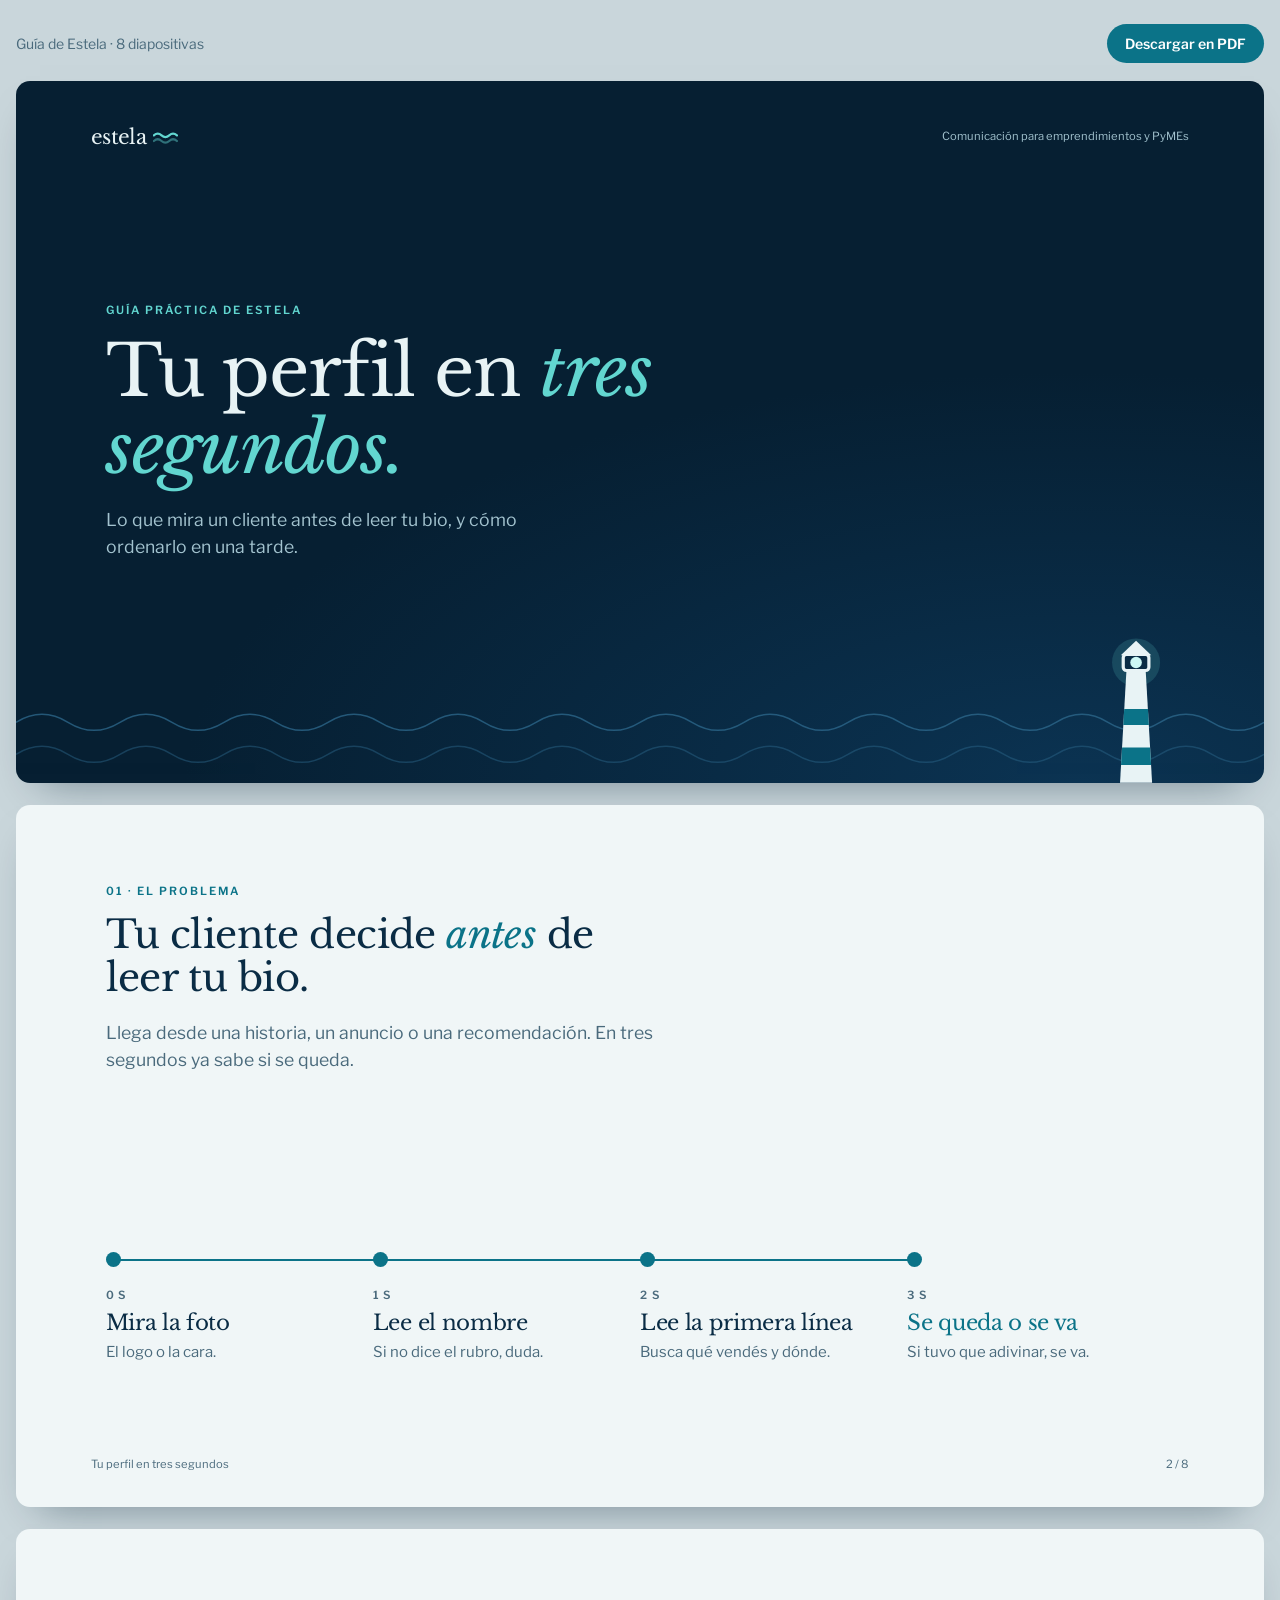
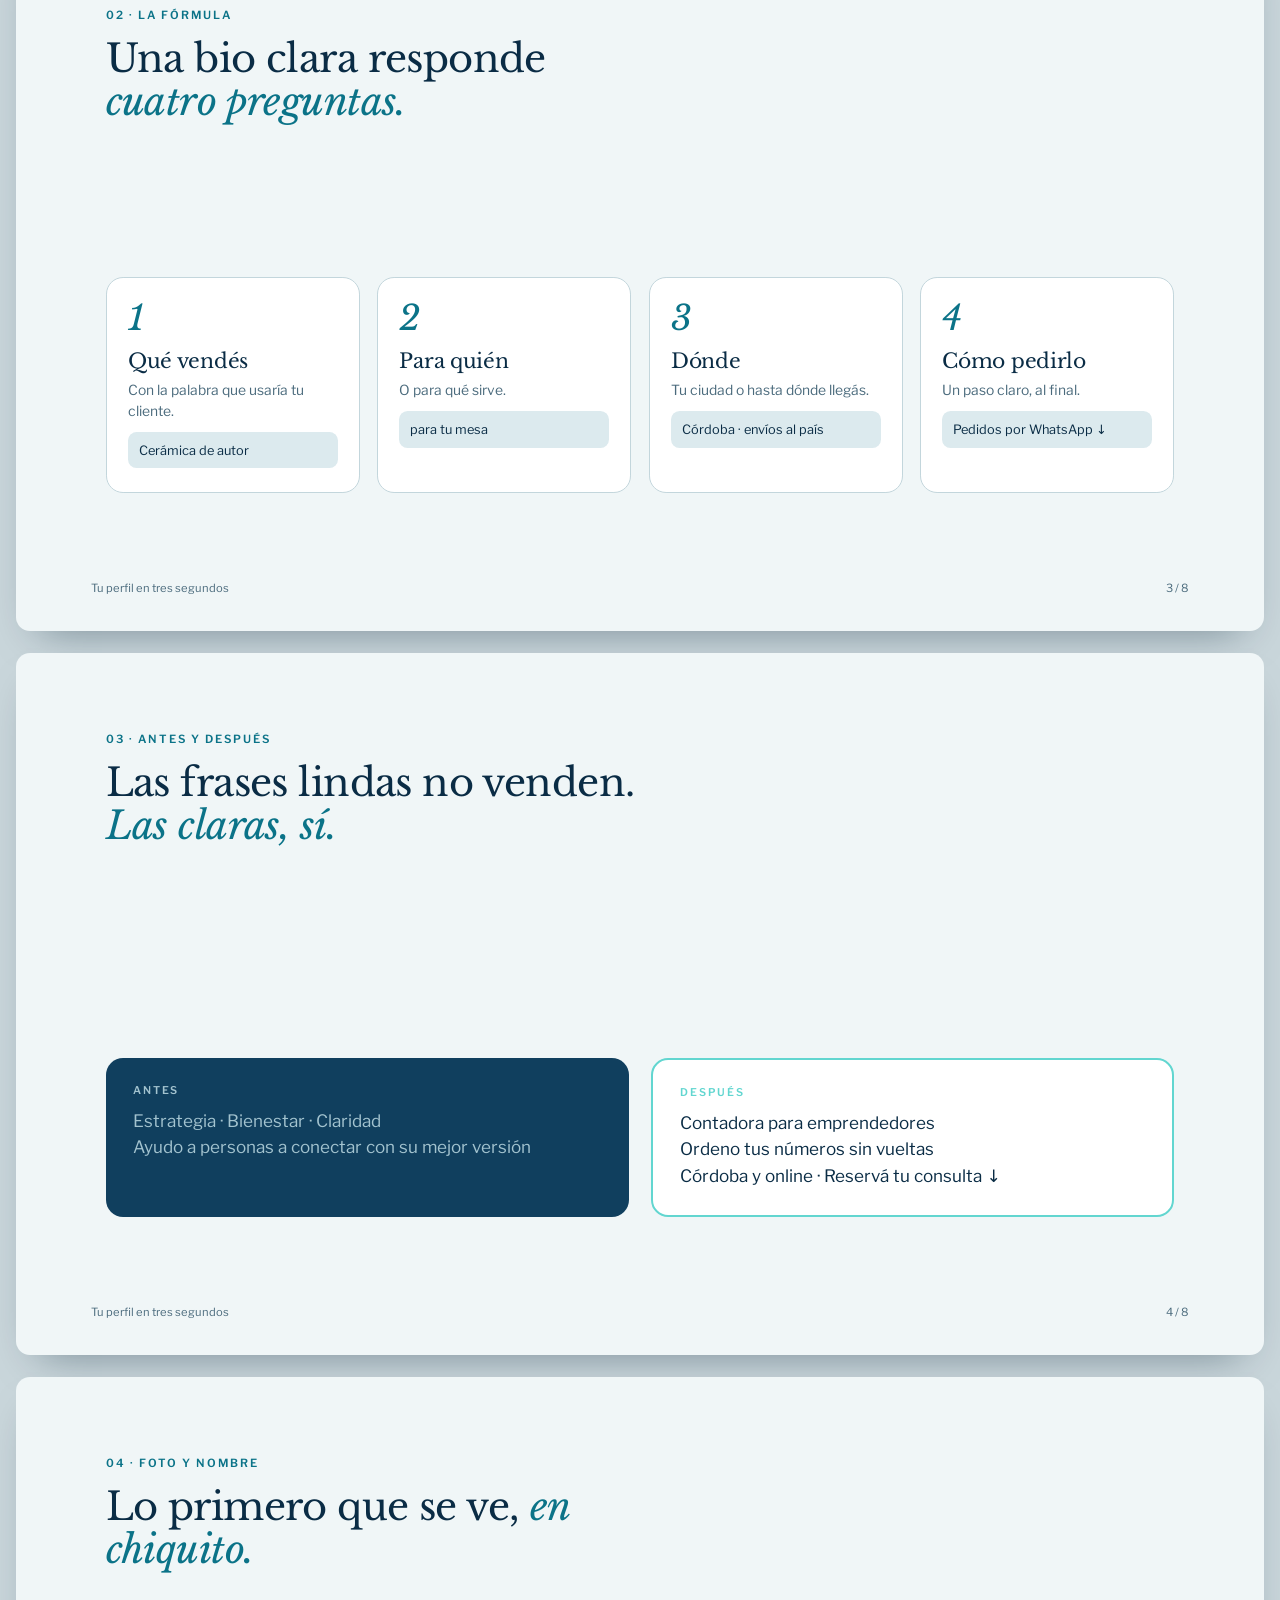
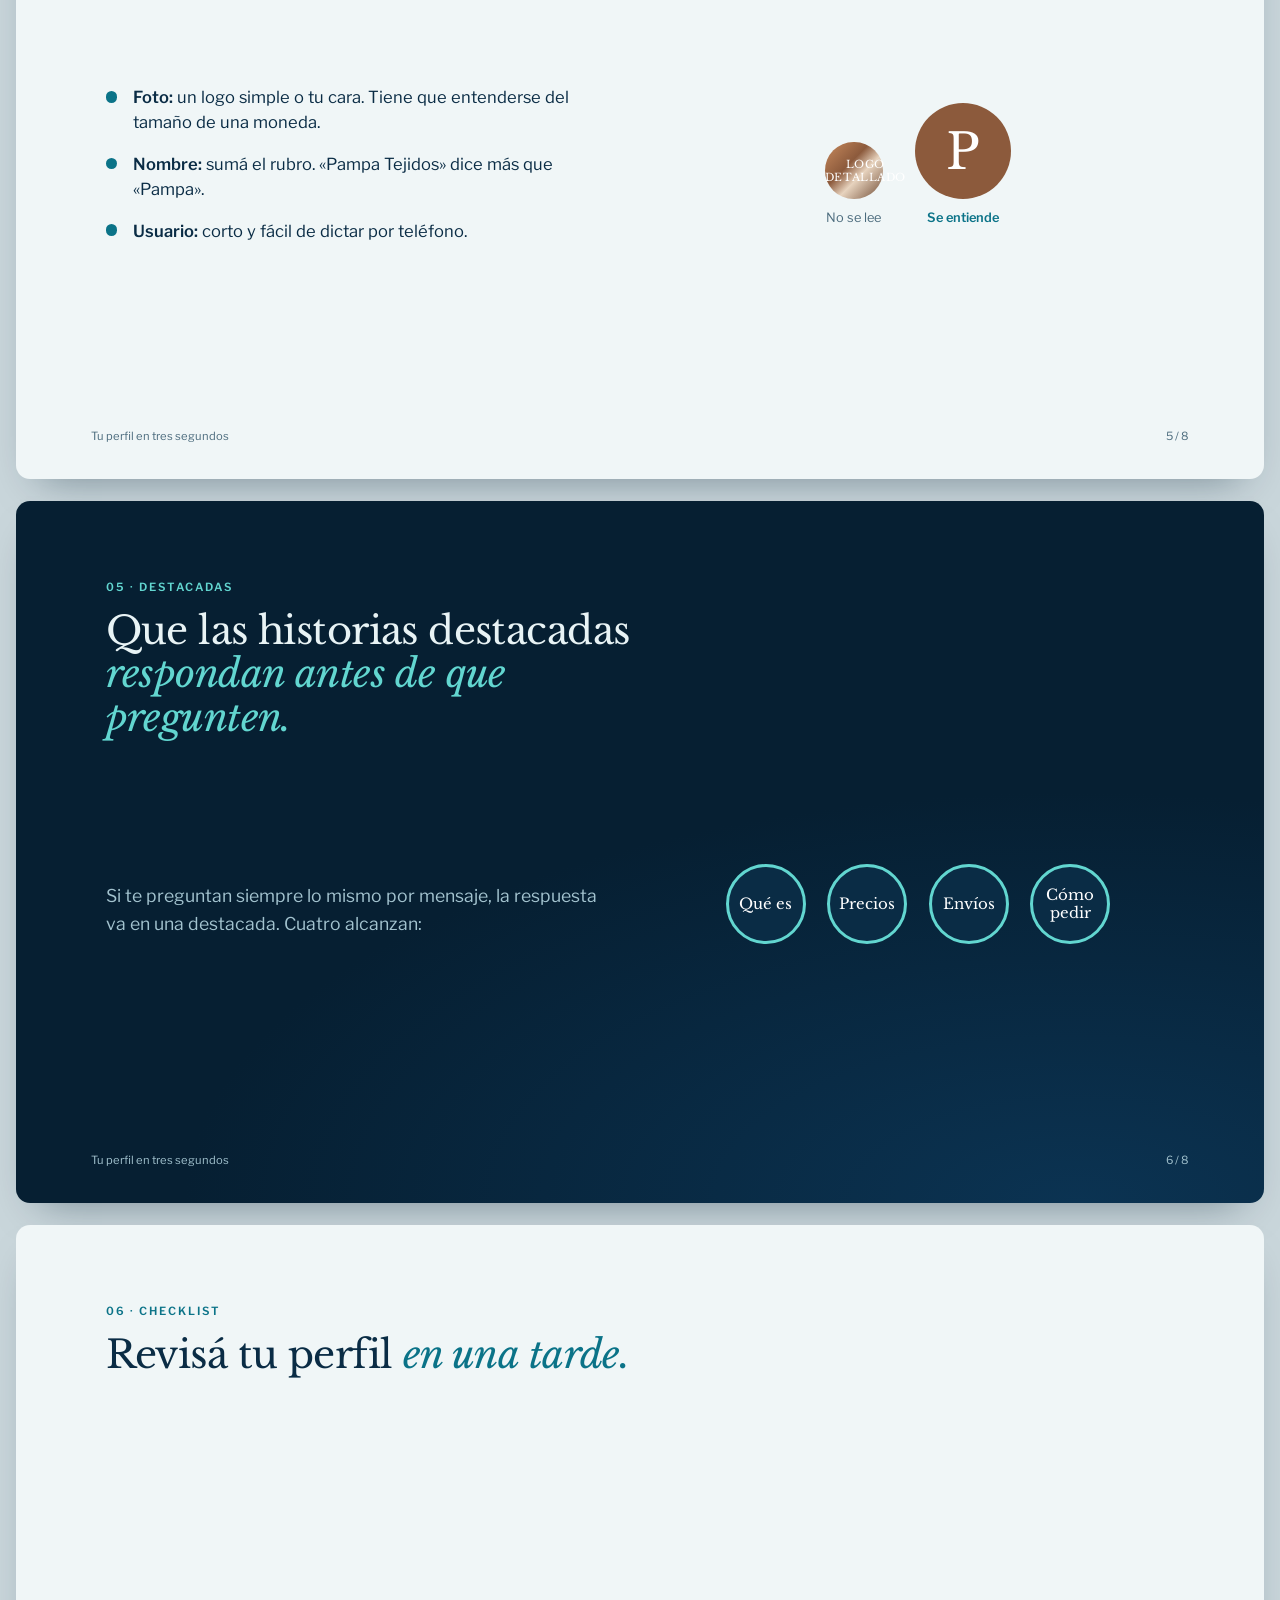
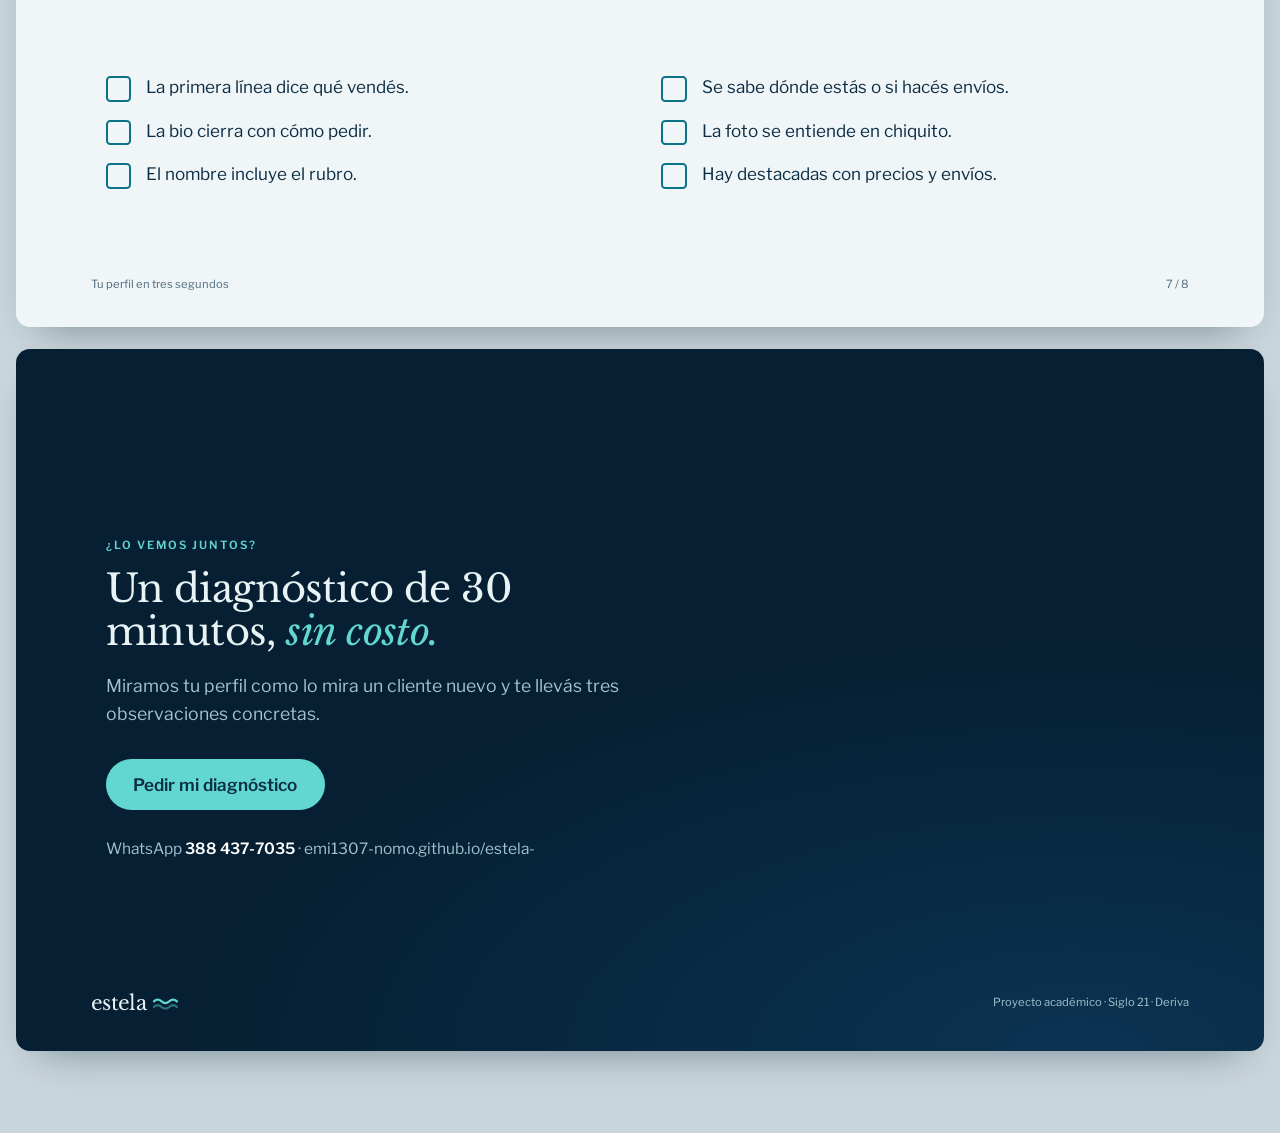
<file: guia.html>
<!doctype html>
<html lang="es-AR">
<head>
<meta charset="utf-8">
<meta name="viewport" content="width=device-width,initial-scale=1">
<meta name="robots" content="noindex">
<title>Tu perfil en tres segundos · Guía de Estela</title>
<meta name="description" content="Guía práctica de Estela: cómo lograr que tu perfil se entienda en tres segundos.">
<link rel="icon" href="favicon.svg" type="image/svg+xml">
<link rel="preload" href="fuentes/libre-baskerville.woff2" as="font" type="font/woff2" crossorigin>
<link rel="preload" href="fuentes/libre-baskerville-italica.woff2" as="font" type="font/woff2" crossorigin>
<link rel="preload" href="fuentes/libre-franklin.woff2" as="font" type="font/woff2" crossorigin>
<style>
@font-face{font-family:"Libre Baskerville";font-style:normal;font-weight:400 700;font-display:swap;src:url("fuentes/libre-baskerville.woff2") format("woff2")}
@font-face{font-family:"Libre Baskerville";font-style:italic;font-weight:400;font-display:swap;src:url("fuentes/libre-baskerville-italica.woff2") format("woff2")}
@font-face{font-family:"Libre Franklin";font-style:normal;font-weight:100 900;font-display:swap;src:url("fuentes/libre-franklin.woff2") format("woff2")}
</style>
<style>
/* Guía en diapositivas (16:9). En pantalla se ven una debajo de otra; al imprimir o exportar a PDF, una por página. */
:root{--mar:#0A2C45;--mar-2:#103F5E;--mar-3:#061F32;--espuma:#F0F6F7;--espuma-2:#DCEAEE;--baliza:#0B7388;--luz:#62D6D0;--tinta:#0A2C45;--suave:#4A6A7C;--linea:#C3D6DC;
  --display:"Libre Baskerville",Georgia,serif;--cuerpo:"Libre Franklin",system-ui,sans-serif}
*{box-sizing:border-box}
html{font-synthesis:none}
body{margin:0;background:#C9D6DB;font-family:var(--cuerpo);color:var(--tinta);-webkit-font-smoothing:antialiased;padding:24px 16px 60px}
.barra{max-width:1280px;margin:0 auto 18px;display:flex;flex-wrap:wrap;gap:10px;justify-content:space-between;align-items:center}
.barra p{margin:0;font-size:14px;color:var(--suave)}
.barra a{display:inline-flex;align-items:center;gap:8px;padding:11px 18px;border-radius:999px;background:var(--baliza);color:#fff;text-decoration:none;font-weight:600;font-size:14px}
.slide{position:relative;width:min(1280px,100%);aspect-ratio:16/9;margin:0 auto 22px;overflow:hidden;container-type:inline-size;background:var(--espuma);
  border-radius:14px;box-shadow:0 20px 40px -24px rgba(6,31,50,.5);padding:6.2cqw 7cqw;display:flex;flex-direction:column}
.slide.oscura{background:radial-gradient(110% 90% at 85% 100%,#0B3352,var(--mar-3) 65%);color:#E8F3F5}
.ceja{font:600 1.05cqw var(--cuerpo);letter-spacing:.18em;text-transform:uppercase;color:var(--baliza)}
.oscura .ceja{color:var(--luz)}
h1,h2,h3{font-family:var(--display);font-weight:400;margin:0;letter-spacing:-.015em}
h1{font-size:5.6cqw;line-height:1.08;max-width:14ch}
h2{font-size:3.6cqw;line-height:1.12;margin-top:1.4cqw;max-width:20ch}
em{font-style:italic;color:var(--baliza)}
.oscura em{color:var(--luz)}
p{margin:0}
.bajada{font-size:1.65cqw;line-height:1.55;color:var(--suave);max-width:46ch;margin-top:1.8cqw}
.oscura .bajada{color:#A3C3CF}
.pie{position:absolute;left:7cqw;right:7cqw;bottom:3.4cqw;display:flex;justify-content:space-between;align-items:center;font-size:1.05cqw;color:var(--suave)}
.oscura .pie{color:#A3C3CF}
.logo{display:inline-flex;align-items:center;gap:.6cqw;font:400 1.9cqw var(--display);letter-spacing:-.03em;color:var(--tinta)}
.oscura .logo{color:#E8F3F5}
.logo svg{width:2.4cqw;height:auto;margin-top:.3cqw}

/* 1 · portada */
.portada{justify-content:center}
.portada h1{font-size:6.6cqw}
.portada .bajada{max-width:38ch}
.portada .olas{position:absolute;left:0;right:0;bottom:0;width:100%;height:9cqw;opacity:.75}
.portada .torre{position:absolute;right:9cqw;bottom:0;width:6cqw}
/* 2 · tres segundos */
.linea{position:relative;display:grid;grid-template-columns:repeat(4,1fr);margin-top:auto;margin-bottom:6cqw}
.linea::before{content:"";position:absolute;left:.7cqw;right:calc(25% - .7cqw);top:.7cqw;height:2px;background:var(--baliza)}
.linea div{position:relative;padding-right:2cqw}
.linea div::before{content:"";display:block;width:1.4cqw;height:1.4cqw;border-radius:50%;background:var(--baliza);margin-bottom:1.6cqw}
.linea span{font:600 1.05cqw var(--cuerpo);letter-spacing:.12em;color:var(--suave)}
.linea h3{font-size:2cqw;margin:.6cqw 0 .5cqw}
.linea p{font-size:1.4cqw;color:var(--suave);line-height:1.45}
.linea div:last-child h3{color:var(--baliza)}
/* 3 · fórmula */
.formula{display:grid;grid-template-columns:repeat(4,1fr);gap:1.6cqw;margin-top:auto;margin-bottom:5.5cqw}
.formula div{background:#fff;border:1px solid var(--linea);border-radius:1.6cqw;padding:2.2cqw 2cqw}
.formula b{display:block;font:400 italic 3.2cqw/1 var(--display);color:var(--baliza)}
.formula h3{font-size:1.9cqw;margin:1.2cqw 0 .6cqw}
.formula p{font-size:1.3cqw;line-height:1.5;color:var(--suave)}
.formula .ej{margin-top:1cqw;font-size:1.2cqw;color:var(--tinta);background:var(--espuma-2);border-radius:.8cqw;padding:.8cqw 1cqw}
/* 4 · antes y después */
.comparar{display:grid;grid-template-columns:1fr 1fr;gap:2cqw;margin-top:auto;margin-bottom:5.5cqw}
.bio{border-radius:1.6cqw;padding:2.4cqw 2.6cqw;font-size:1.6cqw;line-height:1.55}
.bio small{display:block;font:600 1cqw var(--cuerpo);letter-spacing:.16em;text-transform:uppercase;margin-bottom:1cqw}
.bio.antes{background:var(--mar-2);color:#A3C3CF}
.bio.antes small{color:#A3C3CF}
.bio.despues{background:#fff;color:var(--tinta);border:2px solid var(--luz)}
.bio.despues small{color:var(--luz)}
.bio + .bio{position:relative}
/* 5 · foto y nombre / 6 · destacadas */
.dos-col{display:grid;grid-template-columns:1fr 1fr;gap:4cqw;align-items:center;flex:1;margin-bottom:4cqw}
.tips{list-style:none;padding:0;margin:0;display:grid;gap:1.6cqw}
.tips li{position:relative;padding-left:2.6cqw;font-size:1.55cqw;line-height:1.5}
.tips li::before{content:"";position:absolute;left:0;top:.55cqw;width:1.1cqw;height:1.1cqw;border-radius:50%;background:var(--baliza)}
.tips b{font-weight:600}
.avatar-demo{display:flex;gap:3cqw;justify-content:center;align-items:flex-end}
.avatar-demo figure{margin:0;text-align:center;font-size:1.2cqw;color:var(--suave)}
.avatar-demo .circ{border-radius:50%;display:grid;place-items:center;color:#fff;font-family:var(--display);margin:0 auto 1cqw}
.avatar-demo .mal .circ{width:5.4cqw;height:5.4cqw;background:linear-gradient(135deg,#C98B5E,#8C5A3C 40%,#E7D3BE 60%,#6E4A33);font-size:1cqw;letter-spacing:.05em}
.avatar-demo .bien .circ{width:9cqw;height:9cqw;background:#8C5A3C;font-size:4.6cqw}
.avatar-demo .bien figcaption{color:var(--baliza);font-weight:600}
.burbujas{display:flex;gap:2cqw;justify-content:center;flex-wrap:wrap}
.burbujas div{text-align:center;font-size:1.25cqw;color:var(--tinta)}
.burbujas span{display:grid;place-items:center;width:7.5cqw;height:7.5cqw;margin:0 auto 1cqw;border-radius:50%;border:.35cqw solid var(--luz);background:var(--mar);color:#fff;font:400 1.4cqw var(--display);padding:.6cqw;line-height:1.2}
/* 7 · checklist */
.check{list-style:none;padding:0;margin:auto 0 5.5cqw;display:grid;grid-template-columns:1fr 1fr;gap:1.6cqw 4cqw}
.check li{display:flex;gap:1.4cqw;align-items:flex-start;font-size:1.6cqw;line-height:1.45}
.check li::before{content:"";flex:none;width:2cqw;height:2cqw;margin-top:.1cqw;border:2px solid var(--baliza);border-radius:.4cqw}
/* 8 · cierre */
.cierre{justify-content:center}
.cierre .cta{display:inline-flex;align-self:flex-start;margin-top:3cqw;padding:1.4cqw 2.6cqw;border-radius:99cqw;background:var(--luz);color:var(--mar);font:600 1.6cqw var(--cuerpo);text-decoration:none}
.cierre .datos{margin-top:2.4cqw;font-size:1.45cqw;color:#A3C3CF;line-height:1.7}
.cierre .datos b{color:#fff;font-weight:600}

@page{size:1280px 720px;margin:0}
@media print{
  body{background:none;padding:0}
  .barra{display:none}
  .slide{width:1280px;height:720px;margin:0;border-radius:0;box-shadow:none;break-after:page;-webkit-print-color-adjust:exact;print-color-adjust:exact}
}
</style>
</head>
<body>
<div class="barra">
  <p>Guía de Estela · 8 diapositivas</p>
  <a href="guia-estela.pdf" download>Descargar en PDF</a>
</div>

<!-- 1 -->
<section class="slide oscura portada">
  <p class="ceja">Guía práctica de Estela</p>
  <h1 style="margin-top:1.6cqw">Tu perfil en <em>tres segundos.</em></h1>
  <p class="bajada">Lo que mira un cliente antes de leer tu bio, y cómo ordenarlo en una tarde.</p>
  <svg class="olas" viewBox="0 0 1200 60" preserveAspectRatio="none" aria-hidden="true"><path d="M0 22 Q25 12 50 22 T100 22 T150 22 T200 22 T250 22 T300 22 T350 22 T400 22 T450 22 T500 22 T550 22 T600 22 T650 22 T700 22 T750 22 T800 22 T850 22 T900 22 T950 22 T1000 22 T1050 22 T1100 22 T1150 22 T1200 22" fill="none" stroke="#2E6A8E" stroke-width="1.5" vector-effect="non-scaling-stroke"/><path d="M0 42 Q25 32 50 42 T100 42 T150 42 T200 42 T250 42 T300 42 T350 42 T400 42 T450 42 T500 42 T550 42 T600 42 T650 42 T700 42 T750 42 T800 42 T850 42 T900 42 T950 42 T1000 42 T1050 42 T1100 42 T1150 42 T1200 42" fill="none" stroke="#2E6A8E" stroke-width="1.5" opacity=".6" vector-effect="non-scaling-stroke"/></svg>
  <svg class="torre" viewBox="0 0 40 104" aria-hidden="true"><circle cx="20" cy="29" r="15" fill="#62D6D0" opacity=".16"/><path d="M10 104 L14 34 L26 34 L30 104 Z" fill="#E8F3F5"/><path d="M11.3 82 L28.7 82 L29.4 93 L10.6 93 Z" fill="#0B7388"/><path d="M12.6 58 L27.4 58 L28 68 L12 68 Z" fill="#0B7388"/><rect x="12" y="24" width="16" height="10" rx="2" fill="#0A2C45" stroke="#E8F3F5" stroke-width="2"/><circle cx="20" cy="29" r="3.6" fill="#CDF8F5"/><path d="M10.5 24.5 L20 15.5 L29.5 24.5 Z" fill="#E8F3F5"/></svg>
  <div class="pie" style="bottom:auto;top:4cqw"><span class="logo">estela<svg viewBox="0 0 30 14" aria-hidden="true"><path d="M1 4 Q5.5 0 10 4 T19 4 T28 4" fill="none" stroke="#62D6D0" stroke-width="2.6" stroke-linecap="round"/><path d="M1 10.5 Q5.5 6.5 10 10.5 T19 10.5 T28 10.5" fill="none" stroke="#62D6D0" stroke-width="2.6" stroke-linecap="round" opacity=".45"/></svg></span><span>Comunicación para emprendimientos y PyMEs</span></div>
</section>

<!-- 2 -->
<section class="slide">
  <p class="ceja">01 · El problema</p>
  <h2>Tu cliente decide <em>antes</em> de leer tu bio.</h2>
  <p class="bajada">Llega desde una historia, un anuncio o una recomendación. En tres segundos ya sabe si se queda.</p>
  <div class="linea">
    <div><span>0 S</span><h3>Mira la foto</h3><p>El logo o la cara.</p></div>
    <div><span>1 S</span><h3>Lee el nombre</h3><p>Si no dice el rubro, duda.</p></div>
    <div><span>2 S</span><h3>Lee la primera línea</h3><p>Busca qué vendés y dónde.</p></div>
    <div><span>3 S</span><h3>Se queda o se va</h3><p>Si tuvo que adivinar, se va.</p></div>
  </div>
  <div class="pie"><span>Tu perfil en tres segundos</span><span>2 / 8</span></div>
</section>

<!-- 3 -->
<section class="slide">
  <p class="ceja">02 · La fórmula</p>
  <h2>Una bio clara responde <em>cuatro preguntas.</em></h2>
  <div class="formula">
    <div><b>1</b><h3>Qué vendés</h3><p>Con la palabra que usaría tu cliente.</p><p class="ej">Cerámica de autor</p></div>
    <div><b>2</b><h3>Para quién</h3><p>O para qué sirve.</p><p class="ej">para tu mesa</p></div>
    <div><b>3</b><h3>Dónde</h3><p>Tu ciudad o hasta dónde llegás.</p><p class="ej">Córdoba · envíos al país</p></div>
    <div><b>4</b><h3>Cómo pedirlo</h3><p>Un paso claro, al final.</p><p class="ej">Pedidos por WhatsApp ↓</p></div>
  </div>
  <div class="pie"><span>Tu perfil en tres segundos</span><span>3 / 8</span></div>
</section>

<!-- 4 -->
<section class="slide">
  <p class="ceja">03 · Antes y después</p>
  <h2>Las frases lindas no venden. <em>Las claras, sí.</em></h2>
  <div class="comparar">
    <div class="bio antes"><small>Antes</small>Estrategia · Bienestar · Claridad<br>Ayudo a personas a conectar con su mejor versión</div>
    <div class="bio despues"><small>Después</small>Contadora para emprendedores<br>Ordeno tus números sin vueltas<br>Córdoba y online · Reservá tu consulta ↓</div>
  </div>
  <div class="pie"><span>Tu perfil en tres segundos</span><span>4 / 8</span></div>
</section>

<!-- 5 -->
<section class="slide">
  <p class="ceja">04 · Foto y nombre</p>
  <h2>Lo primero que se ve, <em>en chiquito.</em></h2>
  <div class="dos-col">
    <ul class="tips">
      <li><b>Foto:</b> un logo simple o tu cara. Tiene que entenderse del tamaño de una moneda.</li>
      <li><b>Nombre:</b> sumá el rubro. «Pampa Tejidos» dice más que «Pampa».</li>
      <li><b>Usuario:</b> corto y fácil de dictar por teléfono.</li>
    </ul>
    <div class="avatar-demo">
      <figure class="mal"><div class="circ">LOGO DETALLADO</div><figcaption>No se lee</figcaption></figure>
      <figure class="bien"><div class="circ">P</div><figcaption>Se entiende</figcaption></figure>
    </div>
  </div>
  <div class="pie"><span>Tu perfil en tres segundos</span><span>5 / 8</span></div>
</section>

<!-- 6 -->
<section class="slide oscura">
  <p class="ceja">05 · Destacadas</p>
  <h2>Que las historias destacadas <em>respondan antes de que pregunten.</em></h2>
  <div class="dos-col">
    <p class="bajada" style="margin:0">Si te preguntan siempre lo mismo por mensaje, la respuesta va en una destacada. Cuatro alcanzan:</p>
    <div class="burbujas"><div><span>Qué es</span></div><div><span>Precios</span></div><div><span>Envíos</span></div><div><span>Cómo pedir</span></div></div>
  </div>
  <div class="pie"><span>Tu perfil en tres segundos</span><span>6 / 8</span></div>
</section>

<!-- 7 -->
<section class="slide">
  <p class="ceja">06 · Checklist</p>
  <h2>Revisá tu perfil <em>en una tarde.</em></h2>
  <ul class="check">
    <li>La primera línea dice qué vendés.</li>
    <li>Se sabe dónde estás o si hacés envíos.</li>
    <li>La bio cierra con cómo pedir.</li>
    <li>La foto se entiende en chiquito.</li>
    <li>El nombre incluye el rubro.</li>
    <li>Hay destacadas con precios y envíos.</li>
  </ul>
  <div class="pie"><span>Tu perfil en tres segundos</span><span>7 / 8</span></div>
</section>

<!-- 8 -->
<section class="slide oscura cierre">
  <p class="ceja">¿Lo vemos juntos?</p>
  <h2 style="max-width:18ch">Un diagnóstico de 30 minutos, <em>sin costo.</em></h2>
  <p class="bajada">Miramos tu perfil como lo mira un cliente nuevo y te llevás tres observaciones concretas.</p>
  <a class="cta" href="https://emi1307-nomo.github.io/estela-/contacto.html">Pedir mi diagnóstico</a>
  <p class="datos">WhatsApp <b>388 437-7035</b> · emi1307-nomo.github.io/estela-</p>
  <div class="pie"><span class="logo">estela<svg viewBox="0 0 30 14" aria-hidden="true"><path d="M1 4 Q5.5 0 10 4 T19 4 T28 4" fill="none" stroke="#62D6D0" stroke-width="2.6" stroke-linecap="round"/><path d="M1 10.5 Q5.5 6.5 10 10.5 T19 10.5 T28 10.5" fill="none" stroke="#62D6D0" stroke-width="2.6" stroke-linecap="round" opacity=".45"/></svg></span><span>Proyecto académico · Siglo 21 · Deriva</span></div>
</section>
</body>
</html>
</file>
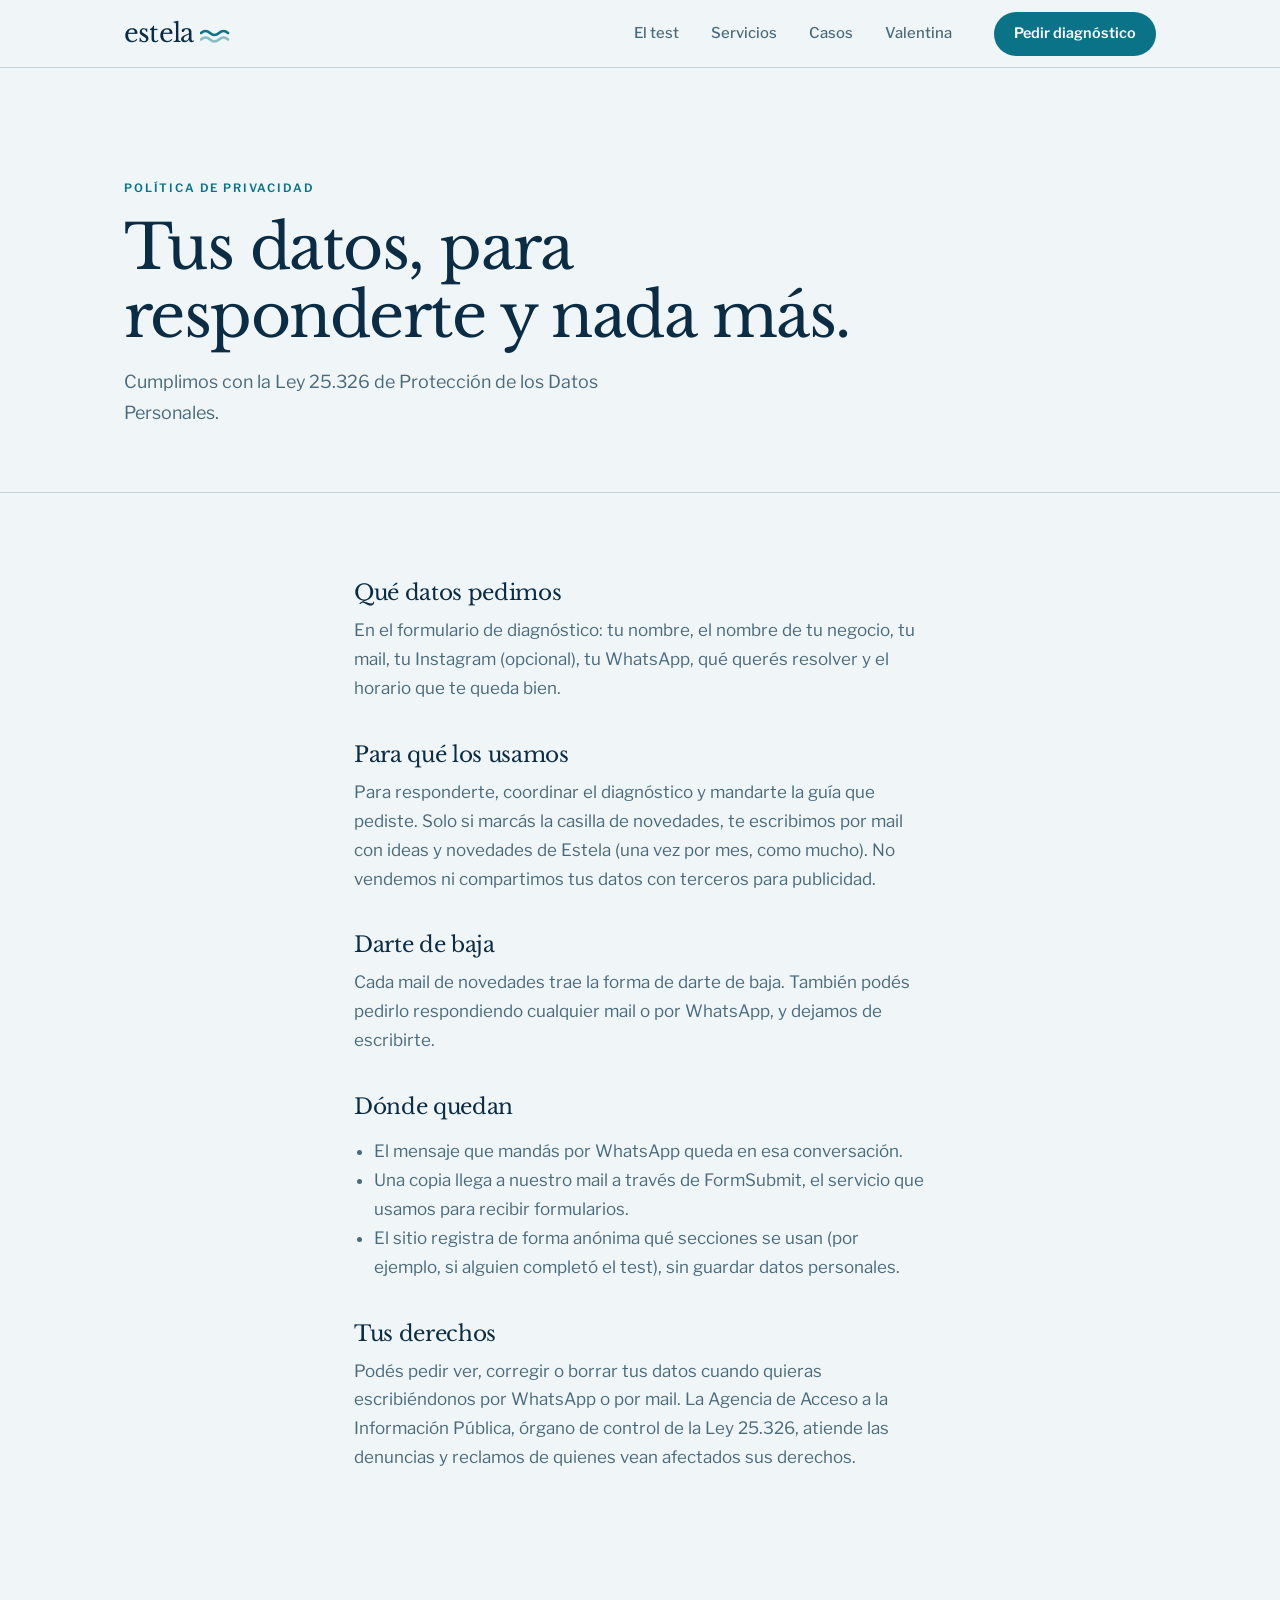
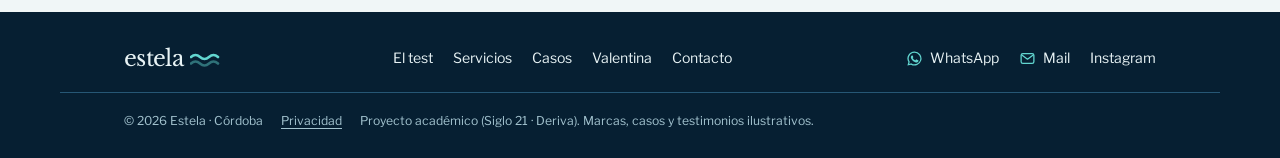
<file: privacidad.html>
<!doctype html>
<html lang="es-AR">
<head>
<meta charset="utf-8">
<meta name="viewport" content="width=device-width,initial-scale=1,viewport-fit=cover">
<title>Política de privacidad · Estela</title>
<meta name="description" content="Qué datos pedimos, para qué los usamos y cómo pedir que los borremos.">
<meta name="robots" content="noindex">
<meta name="theme-color" content="#0A2C45">
<meta property="og:type" content="website">
<meta property="og:locale" content="es_AR">
<meta property="og:site_name" content="Estela">
<meta property="og:title" content="Política de privacidad · Estela">
<meta property="og:description" content="Qué datos pedimos, para qué los usamos y cómo pedir que los borremos.">
<link rel="icon" href="favicon.svg" type="image/svg+xml">
<link rel="preload" href="fuentes/libre-baskerville.woff2" as="font" type="font/woff2" crossorigin>
<link rel="preload" href="fuentes/libre-baskerville-italica.woff2" as="font" type="font/woff2" crossorigin>
<link rel="preload" href="fuentes/libre-franklin.woff2" as="font" type="font/woff2" crossorigin>
<link rel="stylesheet" href="css/estela.css?v=20261029b">
</head>
<body>
<a class="saltar" href="#principal">Saltar al contenido</a>
<header class="cab">
  <div class="ancho">
    <a class="logo" href="index.html" aria-label="Estela, inicio">estela<svg width="30" height="14" viewBox="0 0 30 14" aria-hidden="true"><path d="M1 4 Q5.5 0 10 4 T19 4 T28 4" fill="none" stroke="#0B7388" stroke-width="2.6" stroke-linecap="round"/><path d="M1 10.5 Q5.5 6.5 10 10.5 T19 10.5 T28 10.5" fill="none" stroke="#0B7388" stroke-width="2.6" stroke-linecap="round" opacity=".45"/></svg></a>
    <nav class="nav" aria-label="Principal"><a href="test.html">El test</a><a href="servicios.html">Servicios</a><a href="casos.html">Casos</a><a href="valentina.html">Valentina</a></nav>
    <a class="btn btn-primario chico" href="contacto.html" data-origen="Botón de la cabecera">Pedir diagnóstico</a>
    <button class="menu-btn" type="button" aria-expanded="false" aria-controls="menu-movil">Menú</button>
  </div>
  <nav id="menu-movil" class="menu-movil" aria-label="Menú" hidden>
    <a href="index.html">Inicio</a>
    <a href="test.html">El test</a>
    <a href="servicios.html">Servicios</a>
    <a href="casos.html">Casos</a>
    <a href="valentina.html">Valentina</a>
    <a class="btn btn-primario" href="contacto.html" data-origen="Menú del teléfono">Pedir diagnóstico</a>
  </nav>
</header>

<main id="principal">
<section class="pagina-cab">
  <div class="ancho">
    <p class="ceja">Política de privacidad</p>
    <h1>Tus datos, para responderte y nada más.</h1>
    <p class="intro">Cumplimos con la Ley 25.326 de Protección de los Datos Personales.</p>
  </div>
</section>
<section class="seccion" style="padding-top:48px">
  <div class="ancho texto">
    <h2>Qué datos pedimos</h2>
    <p>En el formulario de diagnóstico: tu nombre, el nombre de tu negocio, tu mail, tu Instagram (opcional), tu WhatsApp, qué querés resolver y el horario que te queda bien.</p>
    <h2>Para qué los usamos</h2>
    <p>Para responderte, coordinar el diagnóstico y mandarte la guía que pediste. Solo si marcás la casilla de novedades, te escribimos por mail con ideas y novedades de Estela (una vez por mes, como mucho). No vendemos ni compartimos tus datos con terceros para publicidad.</p>
    <h2>Darte de baja</h2>
    <p>Cada mail de novedades trae la forma de darte de baja. También podés pedirlo respondiendo cualquier mail o por WhatsApp, y dejamos de escribirte.</p>
    <h2>Dónde quedan</h2>
    <ul>
      <li>El mensaje que mandás por WhatsApp queda en esa conversación.</li>
      <li>Una copia llega a nuestro mail a través de FormSubmit, el servicio que usamos para recibir formularios.</li>
      <li>El sitio registra de forma anónima qué secciones se usan (por ejemplo, si alguien completó el test), sin guardar datos personales.</li>
    </ul>
    <h2>Tus derechos</h2>
    <p>Podés pedir ver, corregir o borrar tus datos cuando quieras escribiéndonos por WhatsApp o por mail. La Agencia de Acceso a la Información Pública, órgano de control de la Ley 25.326, atiende las denuncias y reclamos de quienes vean afectados sus derechos.</p>
  </div>
</section>
</main>
<footer class="pie">
  <div class="ancho pie-fila">
    <a class="logo" href="index.html" aria-label="Estela, inicio">estela<svg width="30" height="14" viewBox="0 0 30 14" aria-hidden="true"><path d="M1 4 Q5.5 0 10 4 T19 4 T28 4" fill="none" stroke="#62D6D0" stroke-width="2.6" stroke-linecap="round"/><path d="M1 10.5 Q5.5 6.5 10 10.5 T19 10.5 T28 10.5" fill="none" stroke="#62D6D0" stroke-width="2.6" stroke-linecap="round" opacity=".45"/></svg></a>
    <nav class="pie-links" aria-label="Páginas">
      <a href="test.html">El test</a><a href="servicios.html">Servicios</a><a href="casos.html">Casos</a><a href="valentina.html">Valentina</a><a href="contacto.html">Contacto</a>
    </nav>
    <div class="pie-contacto">
      <a data-wa href="contacto.html"><svg viewBox="0 0 24 24" aria-hidden="true"><path fill="currentColor" d="M12 2a10 10 0 0 0-8.6 15.1L2 22l5-1.3A10 10 0 1 0 12 2Zm0 18.2a8.2 8.2 0 0 1-4.2-1.2l-.3-.2-3 .8.8-2.9-.2-.3A8.2 8.2 0 1 1 12 20.2Zm4.5-6.1c-.2-.1-1.5-.7-1.7-.8s-.4-.1-.6.1-.7.8-.8 1-.3.2-.5.1a6.7 6.7 0 0 1-3.3-2.9c-.3-.4.3-.4.7-1.3.1-.2 0-.3 0-.4l-.8-1.8c-.2-.5-.4-.4-.6-.4h-.5a1 1 0 0 0-.7.3 3 3 0 0 0-.9 2.2 5.1 5.1 0 0 0 1.1 2.7 11.7 11.7 0 0 0 4.5 4c1.7.7 2.3.8 3.2.6a2.7 2.7 0 0 0 1.8-1.3 2.2 2.2 0 0 0 .2-1.3c-.1-.1-.2-.2-.5-.3Z"/></svg><span>WhatsApp</span></a>
      <a data-mail href="contacto.html"><svg viewBox="0 0 24 24" aria-hidden="true" fill="none" stroke="currentColor" stroke-width="1.8" stroke-linecap="round" stroke-linejoin="round"><rect x="3" y="5" width="18" height="14" rx="2.5"/><path d="m4 7 8 6 8-6"/></svg><span>Mail</span></a>
      <a data-ig href="#"><span>Instagram</span></a>
    </div>
  </div>
  <div class="ancho pie-nota">
    <span>© <span data-anio>2026</span> Estela · <span data-dato="ciudad">Córdoba</span></span>
    <a href="privacidad.html">Privacidad</a>
    <span>Proyecto académico (Siglo 21 · Deriva). Marcas, casos y testimonios ilustrativos.</span>
  </div>
</footer>
<script src="js/datos.js?v=20261029b"></script>
<script src="js/estela.js?v=20261029b"></script>
</body>
</html>
</file>
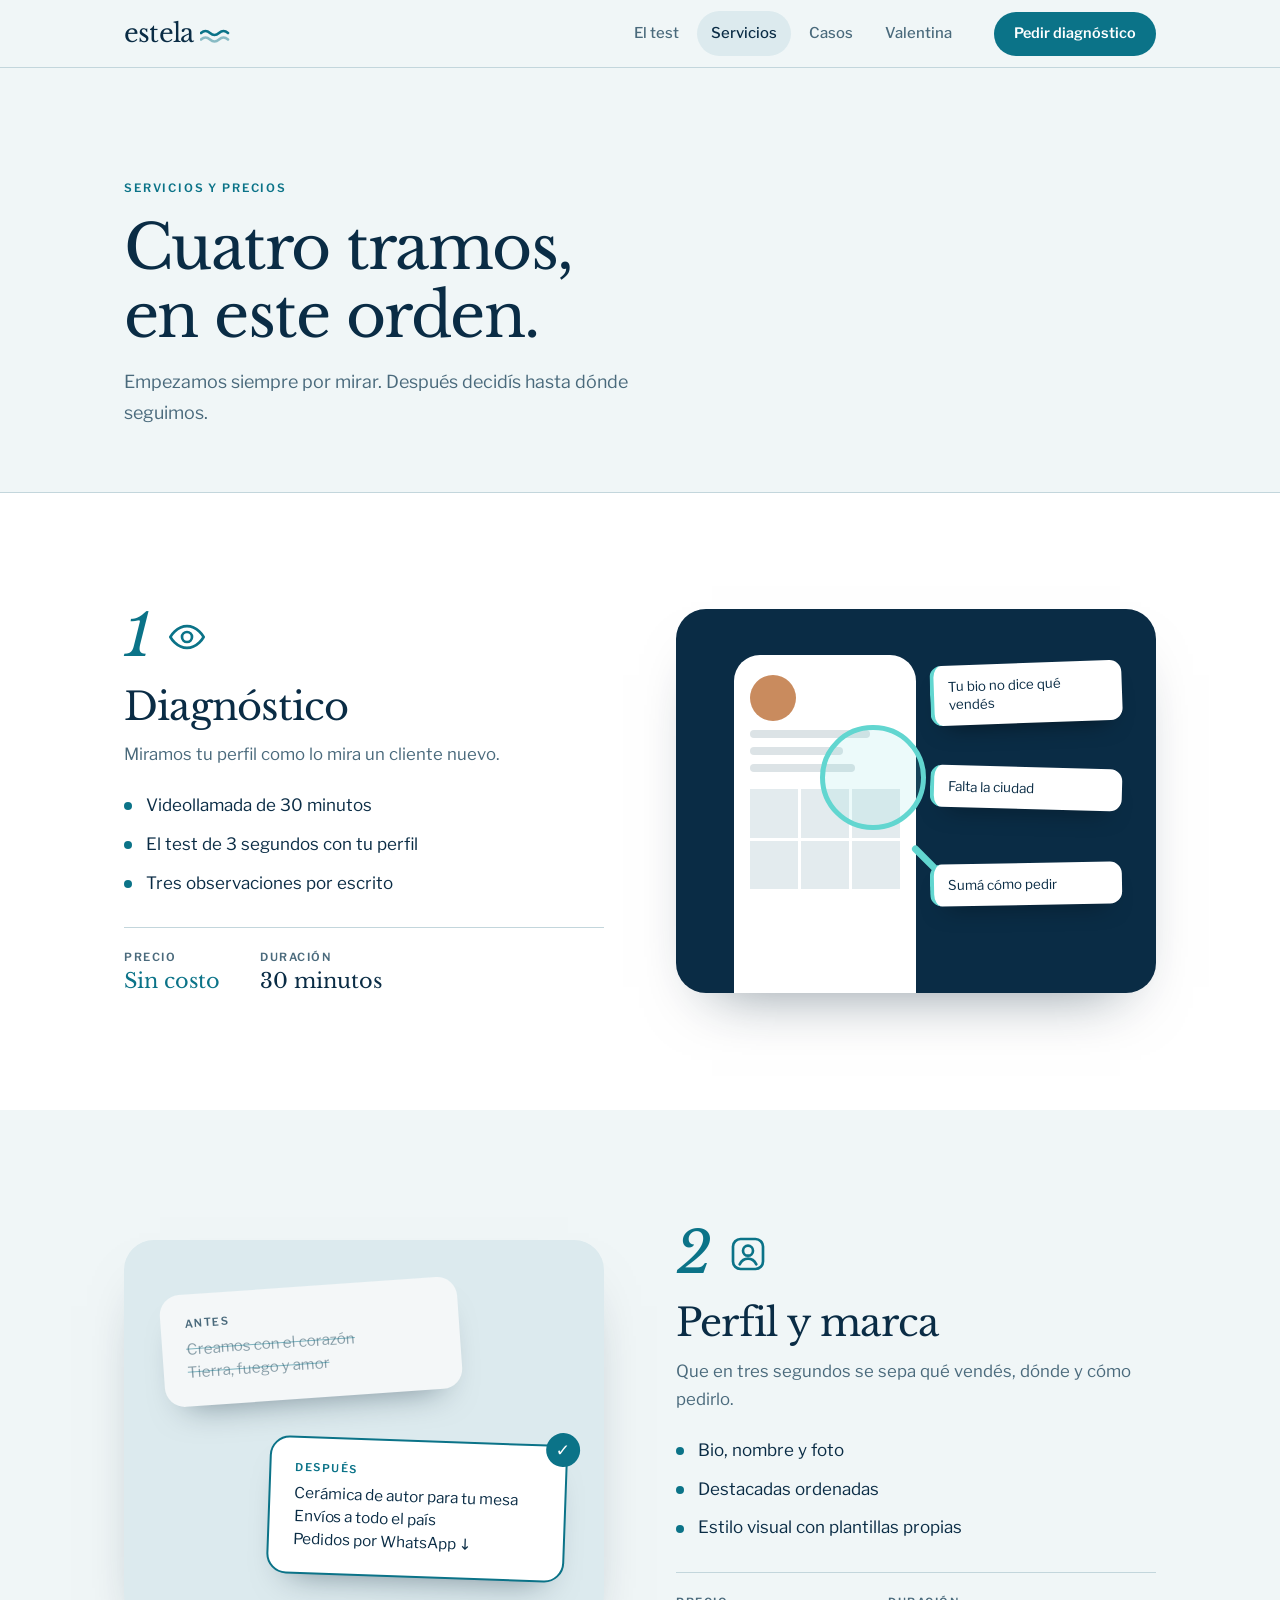
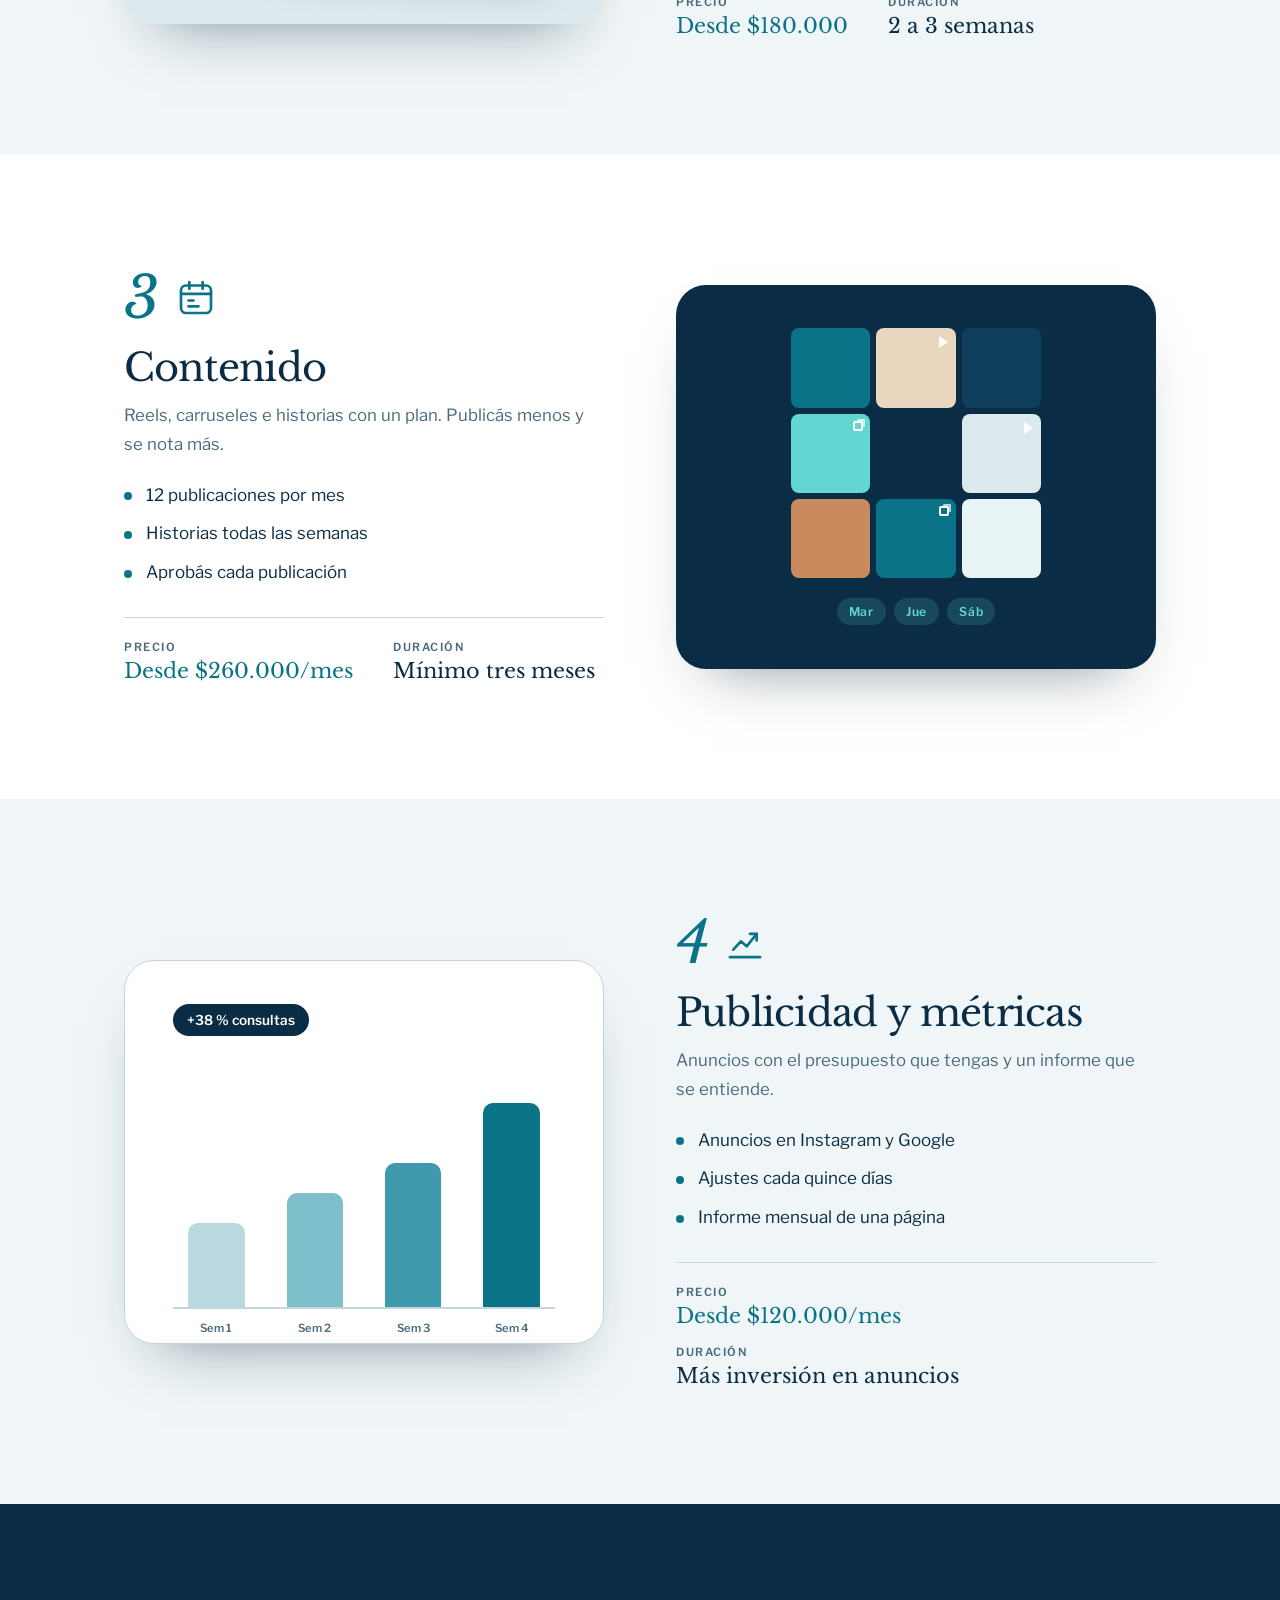
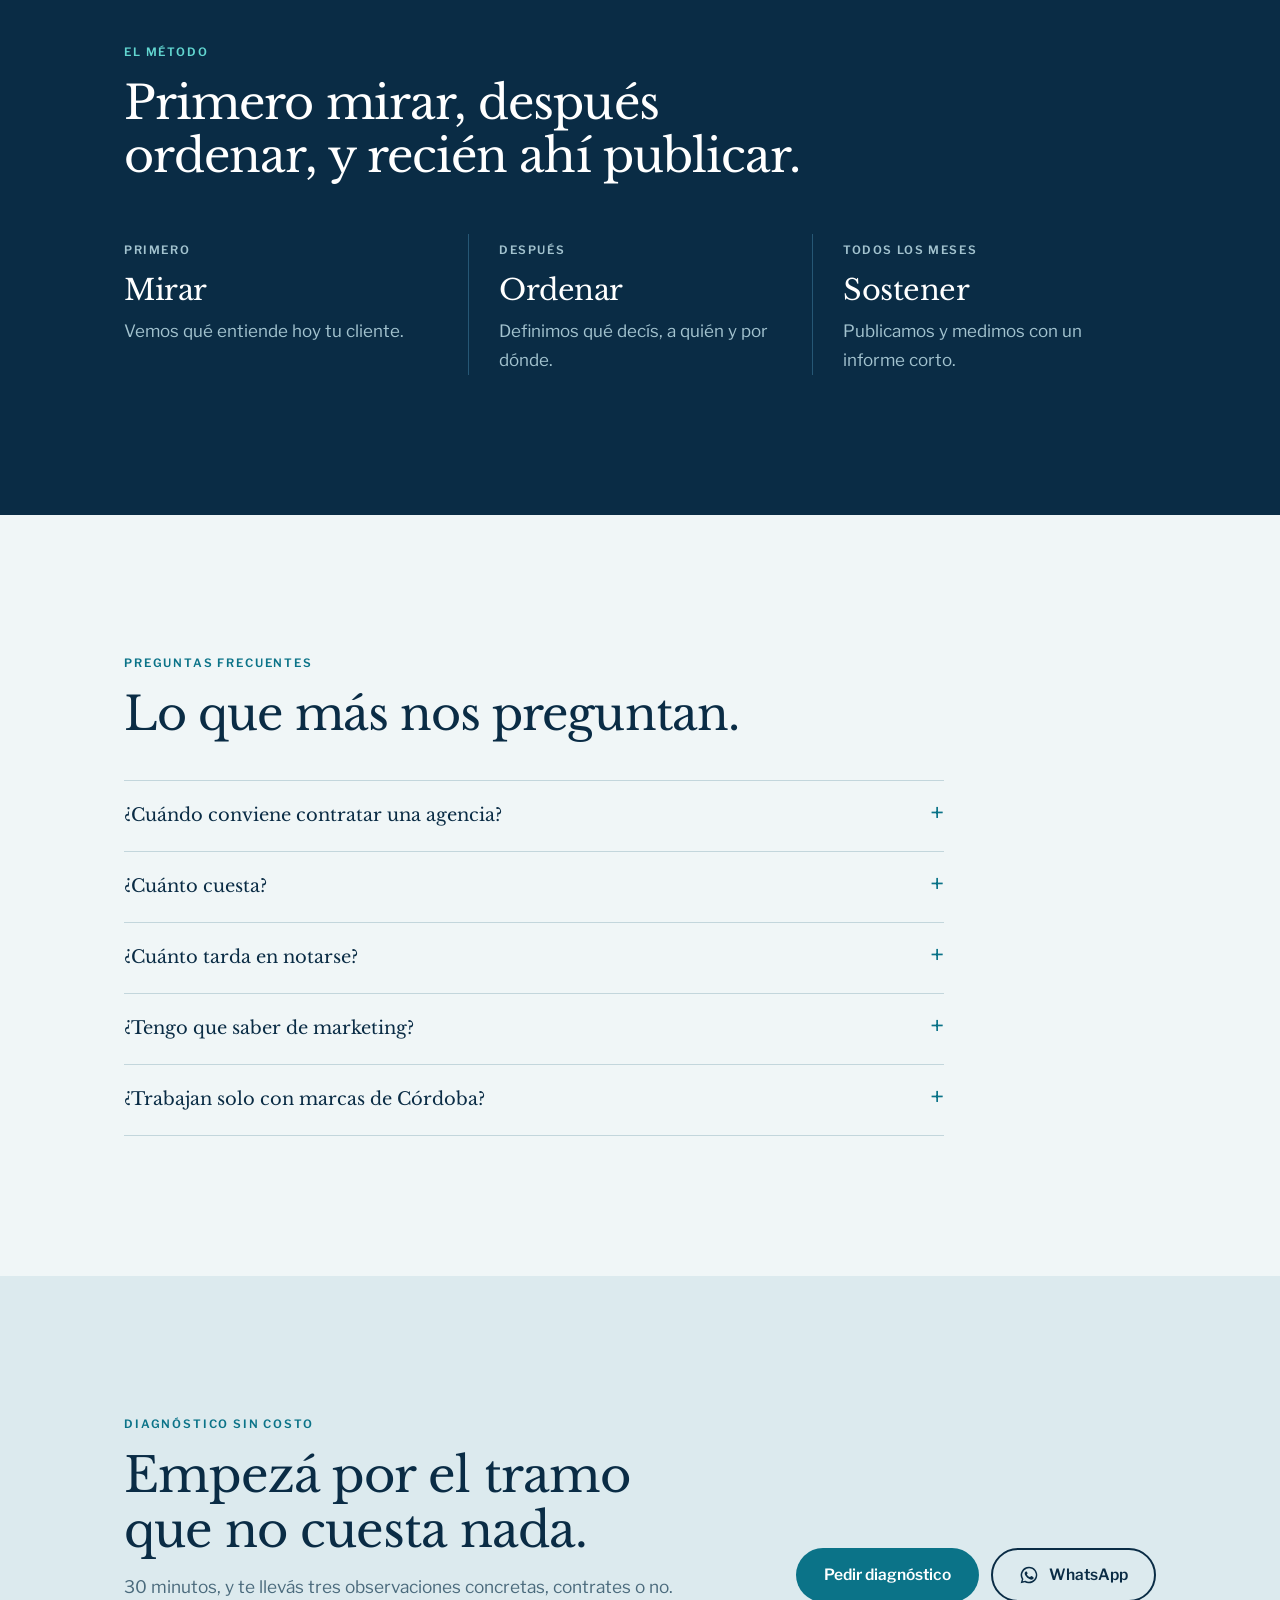
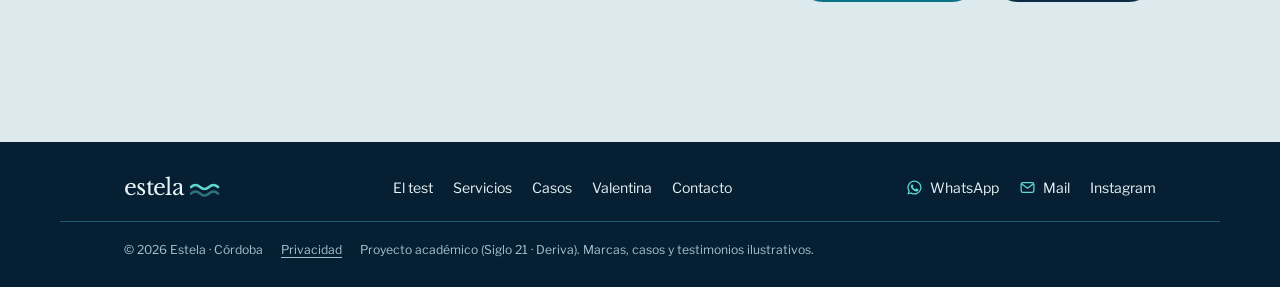
<file: servicios.html>
<!doctype html>
<html lang="es-AR">
<head>
<meta charset="utf-8">
<meta name="viewport" content="width=device-width,initial-scale=1,viewport-fit=cover">
<title>Servicios y precios · Estela</title>
<meta name="description" content="Diagnóstico sin costo, perfil y marca, contenido mensual, y publicidad y métricas. Precios de referencia y cómo trabajamos.">
<meta name="robots" content="noindex">
<meta name="theme-color" content="#0A2C45">
<meta property="og:type" content="website">
<meta property="og:locale" content="es_AR">
<meta property="og:site_name" content="Estela">
<meta property="og:title" content="Servicios y precios · Estela">
<meta property="og:description" content="Diagnóstico sin costo, perfil y marca, contenido mensual, y publicidad y métricas. Precios de referencia y cómo trabajamos.">
<link rel="icon" href="favicon.svg" type="image/svg+xml">
<link rel="preload" href="fuentes/libre-baskerville.woff2" as="font" type="font/woff2" crossorigin>
<link rel="preload" href="fuentes/libre-baskerville-italica.woff2" as="font" type="font/woff2" crossorigin>
<link rel="preload" href="fuentes/libre-franklin.woff2" as="font" type="font/woff2" crossorigin>
<link rel="stylesheet" href="css/estela.css?v=20261029b">
</head>
<body>
<a class="saltar" href="#principal">Saltar al contenido</a>
<header class="cab">
  <div class="ancho">
    <a class="logo" href="index.html" aria-label="Estela, inicio">estela<svg width="30" height="14" viewBox="0 0 30 14" aria-hidden="true"><path d="M1 4 Q5.5 0 10 4 T19 4 T28 4" fill="none" stroke="#0B7388" stroke-width="2.6" stroke-linecap="round"/><path d="M1 10.5 Q5.5 6.5 10 10.5 T19 10.5 T28 10.5" fill="none" stroke="#0B7388" stroke-width="2.6" stroke-linecap="round" opacity=".45"/></svg></a>
    <nav class="nav" aria-label="Principal"><a href="test.html">El test</a><a href="servicios.html" aria-current="page">Servicios</a><a href="casos.html">Casos</a><a href="valentina.html">Valentina</a></nav>
    <a class="btn btn-primario chico" href="contacto.html" data-origen="Botón de la cabecera">Pedir diagnóstico</a>
    <button class="menu-btn" type="button" aria-expanded="false" aria-controls="menu-movil">Menú</button>
  </div>
  <nav id="menu-movil" class="menu-movil" aria-label="Menú" hidden>
    <a href="index.html">Inicio</a>
    <a href="test.html">El test</a>
    <a href="servicios.html" aria-current="page">Servicios</a>
    <a href="casos.html">Casos</a>
    <a href="valentina.html">Valentina</a>
    <a class="btn btn-primario" href="contacto.html" data-origen="Menú del teléfono">Pedir diagnóstico</a>
  </nav>
</header>

<main id="principal">
<section class="pagina-cab">
  <div class="ancho">
    <p class="ceja">Servicios y precios</p>
    <h1>Cuatro tramos, en este orden.</h1>
    <p class="intro">Empezamos siempre por mirar. Después decidís hasta dónde seguimos.</p>
  </div>
</section>

<section class="servicio-banda" id="diagnostico">
  <div class="ancho servicio aparece">
    <div class="servicio-txt">
      <p class="nro"><span class="nro-num">1</span><svg class="icono" viewBox="0 0 24 24" aria-hidden="true" fill="none" stroke="currentColor" stroke-width="1.6" stroke-linecap="round" stroke-linejoin="round"><path d="M2 12s3.6-6.5 10-6.5S22 12 22 12s-3.6 6.5-10 6.5S2 12 2 12Z"/><circle cx="12" cy="12" r="3"/></svg></p>
      <h2>Diagnóstico</h2>
      <p class="que">Miramos tu perfil como lo mira un cliente nuevo.</p>
      <ul class="incluye"><li>Videollamada de 30 minutos</li><li>El test de 3 segundos con tu perfil</li><li>Tres observaciones por escrito</li></ul>
      <div class="datos"><div><span>Precio</span><b>Sin costo</b></div><div><span>Duración</span><b>30 minutos</b></div></div>
    </div>
    <div class="vis vis-diag" aria-hidden="true">
      <div class="mini-tel"><span class="mt-av"></span><span class="mt-l l1"></span><span class="mt-l l2"></span><span class="mt-l l3"></span><span class="mt-grilla"><i></i><i></i><i></i><i></i><i></i><i></i></span></div>
      <span class="lupa"></span>
      <p class="nota n1">Tu bio no dice qué vendés</p>
      <p class="nota n2">Falta la ciudad</p>
      <p class="nota n3">Sumá cómo pedir</p>
    </div>
  </div>
</section>

<section class="servicio-banda" id="perfil">
  <div class="ancho servicio aparece">
    <div class="servicio-txt">
      <p class="nro"><span class="nro-num">2</span><svg class="icono" viewBox="0 0 24 24" aria-hidden="true" fill="none" stroke="currentColor" stroke-width="1.6" stroke-linecap="round" stroke-linejoin="round"><rect x="3" y="3" width="18" height="18" rx="4.5"/><circle cx="12" cy="10" r="3"/><path d="M7 18.2c1.2-2.3 3-3.4 5-3.4s3.8 1.1 5 3.4"/></svg></p>
      <h2>Perfil y marca</h2>
      <p class="que">Que en tres segundos se sepa qué vendés, dónde y cómo pedirlo.</p>
      <ul class="incluye"><li>Bio, nombre y foto</li><li>Destacadas ordenadas</li><li>Estilo visual con plantillas propias</li></ul>
      <div class="datos"><div><span>Precio</span><b>Desde <span data-precio="perfil">$180.000</span></b></div><div><span>Duración</span><b>2 a 3 semanas</b></div></div>
    </div>
    <div class="vis vis-perfil" aria-hidden="true">
      <div class="bio-card antes"><small>Antes</small><p>Creamos con el corazón<br>Tierra, fuego y amor</p></div>
      <div class="bio-card despues"><small>Después</small><p>Cerámica de autor para tu mesa<br>Envíos a todo el país<br>Pedidos por WhatsApp ↓</p></div>
    </div>
  </div>
</section>

<section class="servicio-banda" id="plan">
  <div class="ancho servicio aparece">
    <div class="servicio-txt">
      <p class="nro"><span class="nro-num">3</span><svg class="icono" viewBox="0 0 24 24" aria-hidden="true" fill="none" stroke="currentColor" stroke-width="1.6" stroke-linecap="round" stroke-linejoin="round"><rect x="3" y="4.5" width="18" height="16.5" rx="3"/><path d="M3 9.5h18M8 2.5v4M16 2.5v4M7.5 13.5h3M7.5 17h6"/></svg></p>
      <h2>Contenido</h2>
      <p class="que">Reels, carruseles e historias con un plan. Publicás menos y se nota más.</p>
      <ul class="incluye"><li>12 publicaciones por mes</li><li>Historias todas las semanas</li><li>Aprobás cada publicación</li></ul>
      <div class="datos"><div><span>Precio</span><b>Desde <span data-precio="contenido">$260.000</span>/mes</b></div><div><span>Duración</span><b>Mínimo tres meses</b></div></div>
    </div>
    <div class="vis vis-plan" aria-hidden="true">
      <div class="feed"><i style="background:#0B7388"></i><i style="background:#E8D6BF" class="reel"></i><i style="background:#103F5E"></i><i style="background:#62D6D0" class="carru"></i><i style="background:#0A2C45"></i><i style="background:#DCEAEE" class="reel"></i><i style="background:#C98B5E"></i><i style="background:#0B7388" class="carru"></i><i style="background:#E8F3F5"></i></div>
      <div class="semana"><span>Mar</span><span>Jue</span><span>Sáb</span></div>
    </div>
  </div>
</section>

<section class="servicio-banda" id="publicidad">
  <div class="ancho servicio aparece">
    <div class="servicio-txt">
      <p class="nro"><span class="nro-num">4</span><svg class="icono" viewBox="0 0 24 24" aria-hidden="true" fill="none" stroke="currentColor" stroke-width="1.6" stroke-linecap="round" stroke-linejoin="round"><path d="M3 20.5h18"/><path d="M5 16l4.5-5 3.5 3 6-7.5"/><path d="M15 6.5h4v4"/></svg></p>
      <h2>Publicidad y métricas</h2>
      <p class="que">Anuncios con el presupuesto que tengas y un informe que se entiende.</p>
      <ul class="incluye"><li>Anuncios en Instagram y Google</li><li>Ajustes cada quince días</li><li>Informe mensual de una página</li></ul>
      <div class="datos"><div><span>Precio</span><b>Desde <span data-precio="publicidad">$120.000</span>/mes</b></div><div><span>Duración</span><b>Más inversión en anuncios</b></div></div>
    </div>
    <div class="vis vis-pub" aria-hidden="true">
      <p class="pill">+38 % consultas</p>
      <div class="barras"><span style="--h:34%"><em>Sem 1</em></span><span style="--h:46%"><em>Sem 2</em></span><span style="--h:58%"><em>Sem 3</em></span><span style="--h:82%"><em>Sem 4</em></span></div>
    </div>
  </div>
</section>

<section class="seccion oscuro">
  <div class="ancho">
    <p class="ceja">El método</p>
    <h2 class="titulo">Primero mirar, después ordenar, y recién ahí publicar.</h2>
    <div class="metodo aparece">
      <div class="etapa"><span class="nro">Primero</span><h3>Mirar</h3><p>Vemos qué entiende hoy tu cliente.</p></div>
      <div class="etapa"><span class="nro">Después</span><h3>Ordenar</h3><p>Definimos qué decís, a quién y por dónde.</p></div>
      <div class="etapa"><span class="nro">Todos los meses</span><h3>Sostener</h3><p>Publicamos y medimos con un informe corto.</p></div>
    </div>
  </div>
</section>

<section class="seccion" id="preguntas">
  <div class="ancho">
    <p class="ceja">Preguntas frecuentes</p>
    <h2 class="titulo">Lo que más nos preguntan.</h2>
    <div class="preguntas">
      <details><summary>¿Cuándo conviene contratar una agencia?</summary><p>Cuando ya vendés pero no sabés qué publicar ni si te está funcionando. Si recién empezás, a veces conviene ordenar tres cosas antes, y te decimos cuáles.</p></details>
      <details><summary>¿Cuánto cuesta?</summary><p>El diagnóstico no tiene costo. Perfil y marca arranca en <span data-precio="perfil">$180.000</span> (pago único); contenido, en <span data-precio="contenido">$260.000</span> por mes; publicidad, en <span data-precio="publicidad">$120.000</span> por mes más lo que inviertas en anuncios.</p></details>
      <details><summary>¿Cuánto tarda en notarse?</summary><p>El perfil se ordena en las primeras semanas. Las consultas dependen del rubro y de la inversión, por eso fijamos una meta antes de empezar.</p></details>
      <details><summary>¿Tengo que saber de marketing?</summary><p>No. Todo se explica sin jerga, y si algo no se entiende, lo explicamos de nuevo.</p></details>
      <details><summary><span>¿Trabajan solo con marcas de <span data-dato="ciudad">Córdoba</span>?</span></summary><p>No. Las reuniones son por videollamada, así que podemos trabajar con marcas de cualquier parte del país. Si estás en <span data-dato="ciudad">Córdoba</span>, el diagnóstico también puede ser en persona.</p></details>
    </div>
  </div>
</section>

<section class="seccion llamado-sec">
  <div class="ancho llamado">
    <div>
      <p class="ceja">Diagnóstico sin costo</p>
      <h2>Empezá por el tramo que no cuesta nada.</h2>
      <p class="intro">30 minutos, y te llevás tres observaciones concretas, contrates o no.</p>
    </div>
    <div class="acciones">
      <a class="btn btn-primario" href="contacto.html" data-origen="Servicios">Pedir diagnóstico</a>
      <a class="btn btn-borde" data-wa="Hola Estela, vi la web y quiero hacer una consulta." href="contacto.html"><svg viewBox="0 0 24 24" aria-hidden="true"><path fill="currentColor" d="M12 2a10 10 0 0 0-8.6 15.1L2 22l5-1.3A10 10 0 1 0 12 2Zm0 18.2a8.2 8.2 0 0 1-4.2-1.2l-.3-.2-3 .8.8-2.9-.2-.3A8.2 8.2 0 1 1 12 20.2Zm4.5-6.1c-.2-.1-1.5-.7-1.7-.8s-.4-.1-.6.1-.7.8-.8 1-.3.2-.5.1a6.7 6.7 0 0 1-3.3-2.9c-.3-.4.3-.4.7-1.3.1-.2 0-.3 0-.4l-.8-1.8c-.2-.5-.4-.4-.6-.4h-.5a1 1 0 0 0-.7.3 3 3 0 0 0-.9 2.2 5.1 5.1 0 0 0 1.1 2.7 11.7 11.7 0 0 0 4.5 4c1.7.7 2.3.8 3.2.6a2.7 2.7 0 0 0 1.8-1.3 2.2 2.2 0 0 0 .2-1.3c-.1-.1-.2-.2-.5-.3Z"/></svg>WhatsApp</a>
    </div>
  </div>
</section>
</main>
<footer class="pie">
  <div class="ancho pie-fila">
    <a class="logo" href="index.html" aria-label="Estela, inicio">estela<svg width="30" height="14" viewBox="0 0 30 14" aria-hidden="true"><path d="M1 4 Q5.5 0 10 4 T19 4 T28 4" fill="none" stroke="#62D6D0" stroke-width="2.6" stroke-linecap="round"/><path d="M1 10.5 Q5.5 6.5 10 10.5 T19 10.5 T28 10.5" fill="none" stroke="#62D6D0" stroke-width="2.6" stroke-linecap="round" opacity=".45"/></svg></a>
    <nav class="pie-links" aria-label="Páginas">
      <a href="test.html">El test</a><a href="servicios.html">Servicios</a><a href="casos.html">Casos</a><a href="valentina.html">Valentina</a><a href="contacto.html">Contacto</a>
    </nav>
    <div class="pie-contacto">
      <a data-wa href="contacto.html"><svg viewBox="0 0 24 24" aria-hidden="true"><path fill="currentColor" d="M12 2a10 10 0 0 0-8.6 15.1L2 22l5-1.3A10 10 0 1 0 12 2Zm0 18.2a8.2 8.2 0 0 1-4.2-1.2l-.3-.2-3 .8.8-2.9-.2-.3A8.2 8.2 0 1 1 12 20.2Zm4.5-6.1c-.2-.1-1.5-.7-1.7-.8s-.4-.1-.6.1-.7.8-.8 1-.3.2-.5.1a6.7 6.7 0 0 1-3.3-2.9c-.3-.4.3-.4.7-1.3.1-.2 0-.3 0-.4l-.8-1.8c-.2-.5-.4-.4-.6-.4h-.5a1 1 0 0 0-.7.3 3 3 0 0 0-.9 2.2 5.1 5.1 0 0 0 1.1 2.7 11.7 11.7 0 0 0 4.5 4c1.7.7 2.3.8 3.2.6a2.7 2.7 0 0 0 1.8-1.3 2.2 2.2 0 0 0 .2-1.3c-.1-.1-.2-.2-.5-.3Z"/></svg><span>WhatsApp</span></a>
      <a data-mail href="contacto.html"><svg viewBox="0 0 24 24" aria-hidden="true" fill="none" stroke="currentColor" stroke-width="1.8" stroke-linecap="round" stroke-linejoin="round"><rect x="3" y="5" width="18" height="14" rx="2.5"/><path d="m4 7 8 6 8-6"/></svg><span>Mail</span></a>
      <a data-ig href="#"><span>Instagram</span></a>
    </div>
  </div>
  <div class="ancho pie-nota">
    <span>© <span data-anio>2026</span> Estela · <span data-dato="ciudad">Córdoba</span></span>
    <a href="privacidad.html">Privacidad</a>
    <span>Proyecto académico (Siglo 21 · Deriva). Marcas, casos y testimonios ilustrativos.</span>
  </div>
</footer>
<script src="js/datos.js?v=20261029b"></script>
<script src="js/estela.js?v=20261029b"></script>
</body>
</html>
</file>
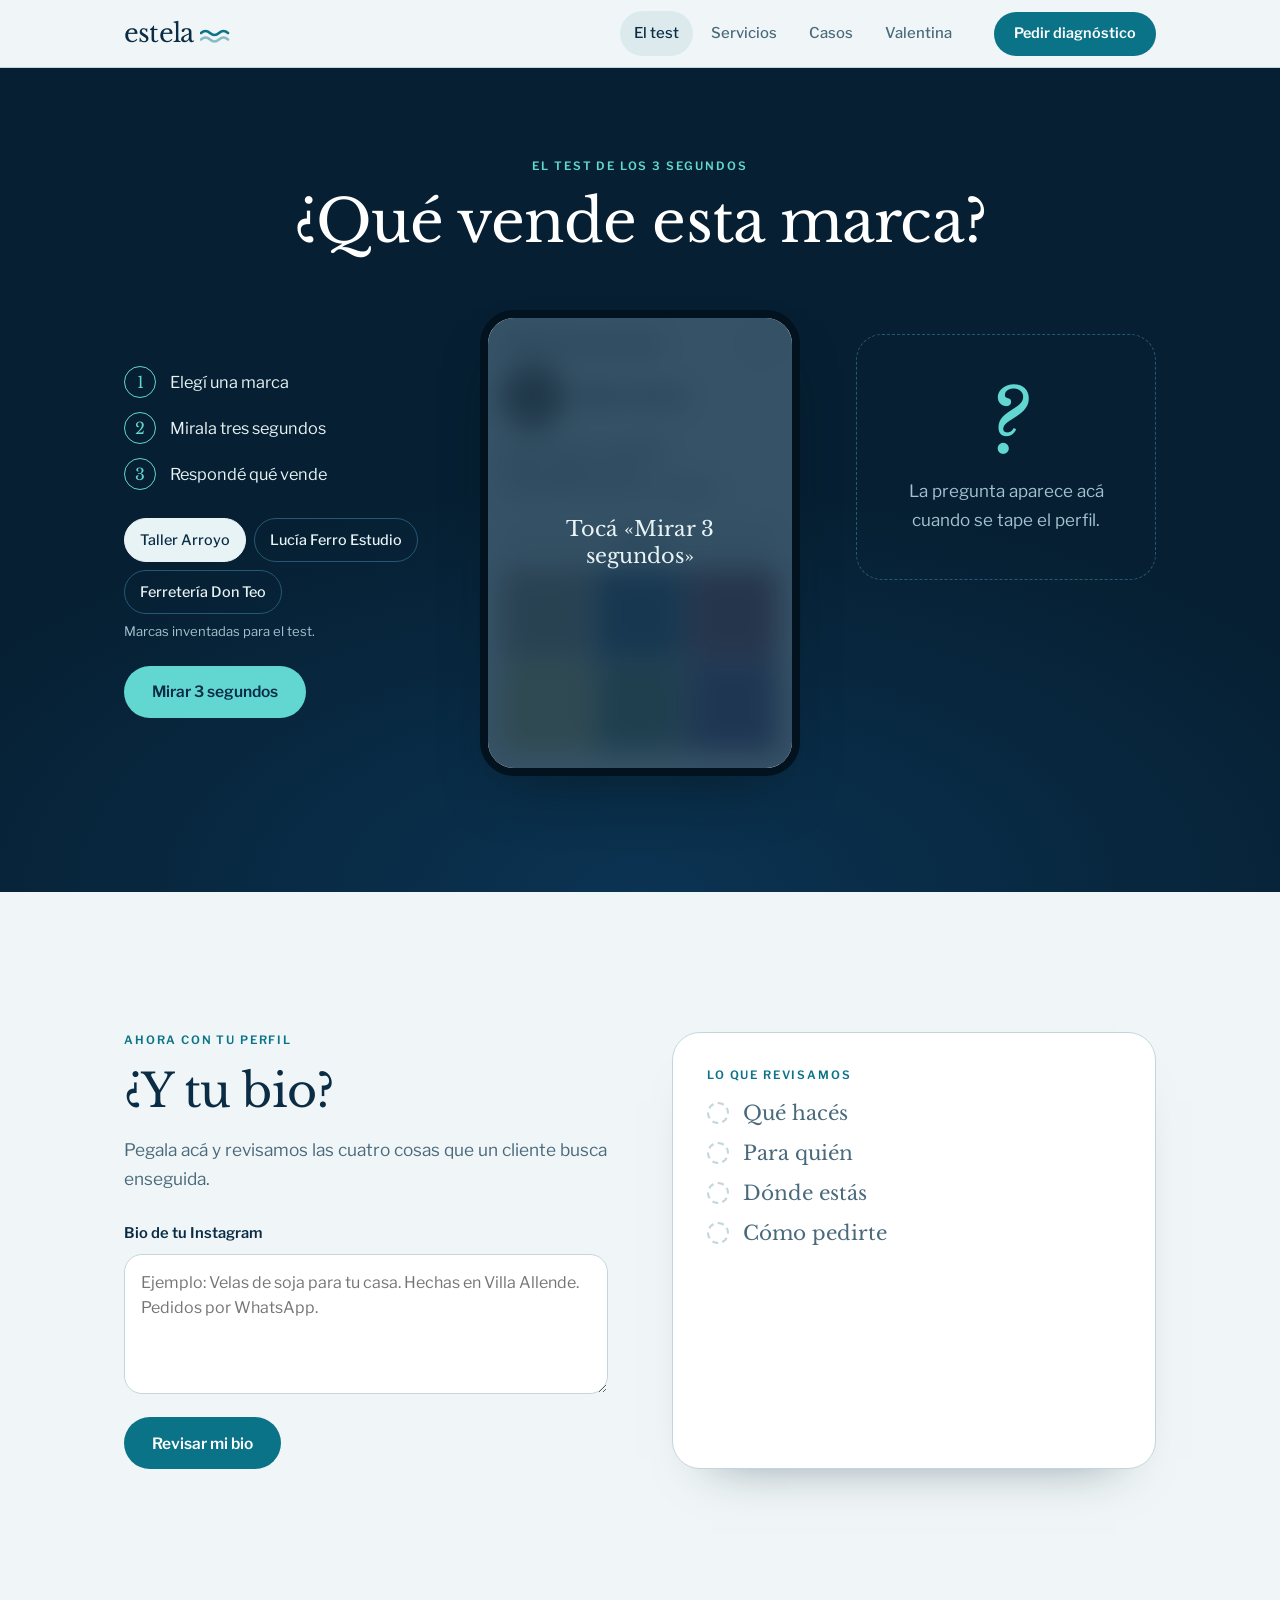
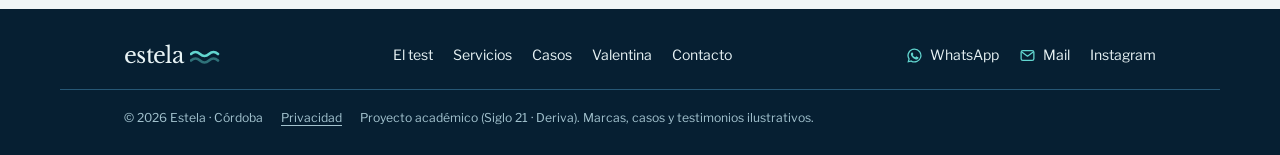
<file: test.html>
<!doctype html>
<html lang="es-AR">
<head>
<meta charset="utf-8">
<meta name="viewport" content="width=device-width,initial-scale=1,viewport-fit=cover">
<title>El test de los 3 segundos · Estela</title>
<meta name="description" content="Mirá un perfil durante tres segundos y respondé qué vende. Después, revisá tu propia bio en cuatro puntos.">
<meta name="robots" content="noindex">
<meta name="theme-color" content="#0A2C45">
<meta property="og:type" content="website">
<meta property="og:locale" content="es_AR">
<meta property="og:site_name" content="Estela">
<meta property="og:title" content="El test de los 3 segundos · Estela">
<meta property="og:description" content="Mirá un perfil durante tres segundos y respondé qué vende. Después, revisá tu propia bio en cuatro puntos.">
<link rel="icon" href="favicon.svg" type="image/svg+xml">
<link rel="preload" href="fuentes/libre-baskerville.woff2" as="font" type="font/woff2" crossorigin>
<link rel="preload" href="fuentes/libre-baskerville-italica.woff2" as="font" type="font/woff2" crossorigin>
<link rel="preload" href="fuentes/libre-franklin.woff2" as="font" type="font/woff2" crossorigin>
<link rel="stylesheet" href="css/estela.css?v=20261029b">
</head>
<body>
<a class="saltar" href="#principal">Saltar al contenido</a>
<header class="cab">
  <div class="ancho">
    <a class="logo" href="index.html" aria-label="Estela, inicio">estela<svg width="30" height="14" viewBox="0 0 30 14" aria-hidden="true"><path d="M1 4 Q5.5 0 10 4 T19 4 T28 4" fill="none" stroke="#0B7388" stroke-width="2.6" stroke-linecap="round"/><path d="M1 10.5 Q5.5 6.5 10 10.5 T19 10.5 T28 10.5" fill="none" stroke="#0B7388" stroke-width="2.6" stroke-linecap="round" opacity=".45"/></svg></a>
    <nav class="nav" aria-label="Principal"><a href="test.html" aria-current="page">El test</a><a href="servicios.html">Servicios</a><a href="casos.html">Casos</a><a href="valentina.html">Valentina</a></nav>
    <a class="btn btn-primario chico" href="contacto.html" data-origen="Botón de la cabecera">Pedir diagnóstico</a>
    <button class="menu-btn" type="button" aria-expanded="false" aria-controls="menu-movil">Menú</button>
  </div>
  <nav id="menu-movil" class="menu-movil" aria-label="Menú" hidden>
    <a href="index.html">Inicio</a>
    <a href="test.html" aria-current="page">El test</a>
    <a href="servicios.html">Servicios</a>
    <a href="casos.html">Casos</a>
    <a href="valentina.html">Valentina</a>
    <a class="btn btn-primario" href="contacto.html" data-origen="Menú del teléfono">Pedir diagnóstico</a>
  </nav>
</header>

<main id="principal">
<section class="test-escena oscuro">
  <div class="ancho">
    <div class="test-cab">
      <p class="ceja">El test de los 3 segundos</p>
      <h1>¿Qué vende esta marca?</h1>
    </div>
    <div class="test">
      <div class="test-izq">
        <ol class="test-pasos"><li><b>1</b>Elegí una marca</li><li><b>2</b>Mirala tres segundos</li><li><b>3</b>Respondé qué vende</li></ol>
        <div class="selector" id="selector" role="group" aria-label="Elegí un perfil de ejemplo"></div>
        <p class="chiquita marcas">Marcas inventadas para el test.</p>
        <div class="etapa-test" id="t-inicio"><button class="btn btn-primario" id="tMirar" type="button">Mirar 3 segundos</button></div>
        <div class="etapa-test" id="t-mirando" hidden><p class="chiquita" aria-live="polite">Mirá con atención.</p></div>
      </div>
      <div class="escenario">
        <div class="telefono" id="telTest">
          <div class="anillo" id="anilloTest" hidden aria-hidden="true"><svg viewBox="0 0 44 44"><circle class="pista" cx="22" cy="22" r="19"/><circle class="arco" cx="22" cy="22" r="19"/></svg><b>3</b></div>
          <div id="perfilTest"></div>
          <div class="velo" id="veloTest" hidden>Se acabó el tiempo.</div>
        </div>
      </div>
      <div class="test-der">
        <div class="t-espera" id="t-espera"><span class="signo" aria-hidden="true">?</span><p>La pregunta aparece acá cuando se tape el perfil.</p></div>
        <div class="etapa-test" id="t-pregunta" hidden>
          <h3>¿Qué vende esta marca?</h3>
          <div class="opciones" id="tOpciones" role="radiogroup" aria-label="Opciones"></div>
        </div>
        <div class="etapa-test" id="t-resultado" hidden>
          <p class="veredicto" id="tVeredicto" tabindex="-1"></p>
          <p id="tMensaje" class="t-mensaje"></p>
          <div class="comparar">
            <div><small>Lo que decía la bio</small><span id="tAntes"></span></div>
            <div class="despues"><small>Cómo la escribiría Estela</small><span id="tDespues"></span></div>
          </div>
          <div class="botonera">
            <a class="btn btn-primario" href="contacto.html">Que Valentina mire mi perfil</a>
            <button class="btn btn-borde" type="button" id="tOtra">Otra marca</button>
          </div>
        </div>
      </div>
    </div>
  </div>
</section>

<section class="seccion revisor-sec">
  <div class="ancho revisor">
    <div>
      <p class="ceja">Ahora con tu perfil</p>
      <h2 class="titulo">¿Y tu bio?</h2>
      <p class="intro">Pegala acá y revisamos las cuatro cosas que un cliente busca enseguida.</p>
      <label for="bio" class="etiqueta-campo">Bio de tu Instagram</label>
      <textarea id="bio" placeholder="Ejemplo: Velas de soja para tu casa. Hechas en Villa Allende. Pedidos por WhatsApp."></textarea>
      <button class="btn btn-primario" type="button" id="bioRevisar">Revisar mi bio</button>
    </div>
    <div class="revisor-res" id="bioResultado" aria-live="polite">
      <div class="revisor-vacio">
        <p class="ceja">Lo que revisamos</p>
        <ul><li>Qué hacés</li><li>Para quién</li><li>Dónde estás</li><li>Cómo pedirte</li></ul>
      </div>
    </div>
  </div>
</section>
</main>
<footer class="pie">
  <div class="ancho pie-fila">
    <a class="logo" href="index.html" aria-label="Estela, inicio">estela<svg width="30" height="14" viewBox="0 0 30 14" aria-hidden="true"><path d="M1 4 Q5.5 0 10 4 T19 4 T28 4" fill="none" stroke="#62D6D0" stroke-width="2.6" stroke-linecap="round"/><path d="M1 10.5 Q5.5 6.5 10 10.5 T19 10.5 T28 10.5" fill="none" stroke="#62D6D0" stroke-width="2.6" stroke-linecap="round" opacity=".45"/></svg></a>
    <nav class="pie-links" aria-label="Páginas">
      <a href="test.html">El test</a><a href="servicios.html">Servicios</a><a href="casos.html">Casos</a><a href="valentina.html">Valentina</a><a href="contacto.html">Contacto</a>
    </nav>
    <div class="pie-contacto">
      <a data-wa href="contacto.html"><svg viewBox="0 0 24 24" aria-hidden="true"><path fill="currentColor" d="M12 2a10 10 0 0 0-8.6 15.1L2 22l5-1.3A10 10 0 1 0 12 2Zm0 18.2a8.2 8.2 0 0 1-4.2-1.2l-.3-.2-3 .8.8-2.9-.2-.3A8.2 8.2 0 1 1 12 20.2Zm4.5-6.1c-.2-.1-1.5-.7-1.7-.8s-.4-.1-.6.1-.7.8-.8 1-.3.2-.5.1a6.7 6.7 0 0 1-3.3-2.9c-.3-.4.3-.4.7-1.3.1-.2 0-.3 0-.4l-.8-1.8c-.2-.5-.4-.4-.6-.4h-.5a1 1 0 0 0-.7.3 3 3 0 0 0-.9 2.2 5.1 5.1 0 0 0 1.1 2.7 11.7 11.7 0 0 0 4.5 4c1.7.7 2.3.8 3.2.6a2.7 2.7 0 0 0 1.8-1.3 2.2 2.2 0 0 0 .2-1.3c-.1-.1-.2-.2-.5-.3Z"/></svg><span>WhatsApp</span></a>
      <a data-mail href="contacto.html"><svg viewBox="0 0 24 24" aria-hidden="true" fill="none" stroke="currentColor" stroke-width="1.8" stroke-linecap="round" stroke-linejoin="round"><rect x="3" y="5" width="18" height="14" rx="2.5"/><path d="m4 7 8 6 8-6"/></svg><span>Mail</span></a>
      <a data-ig href="#"><span>Instagram</span></a>
    </div>
  </div>
  <div class="ancho pie-nota">
    <span>© <span data-anio>2026</span> Estela · <span data-dato="ciudad">Córdoba</span></span>
    <a href="privacidad.html">Privacidad</a>
    <span>Proyecto académico (Siglo 21 · Deriva). Marcas, casos y testimonios ilustrativos.</span>
  </div>
</footer>
<script src="js/datos.js?v=20261029b"></script>
<script src="js/estela.js?v=20261029b"></script>
</body>
</html>
</file>
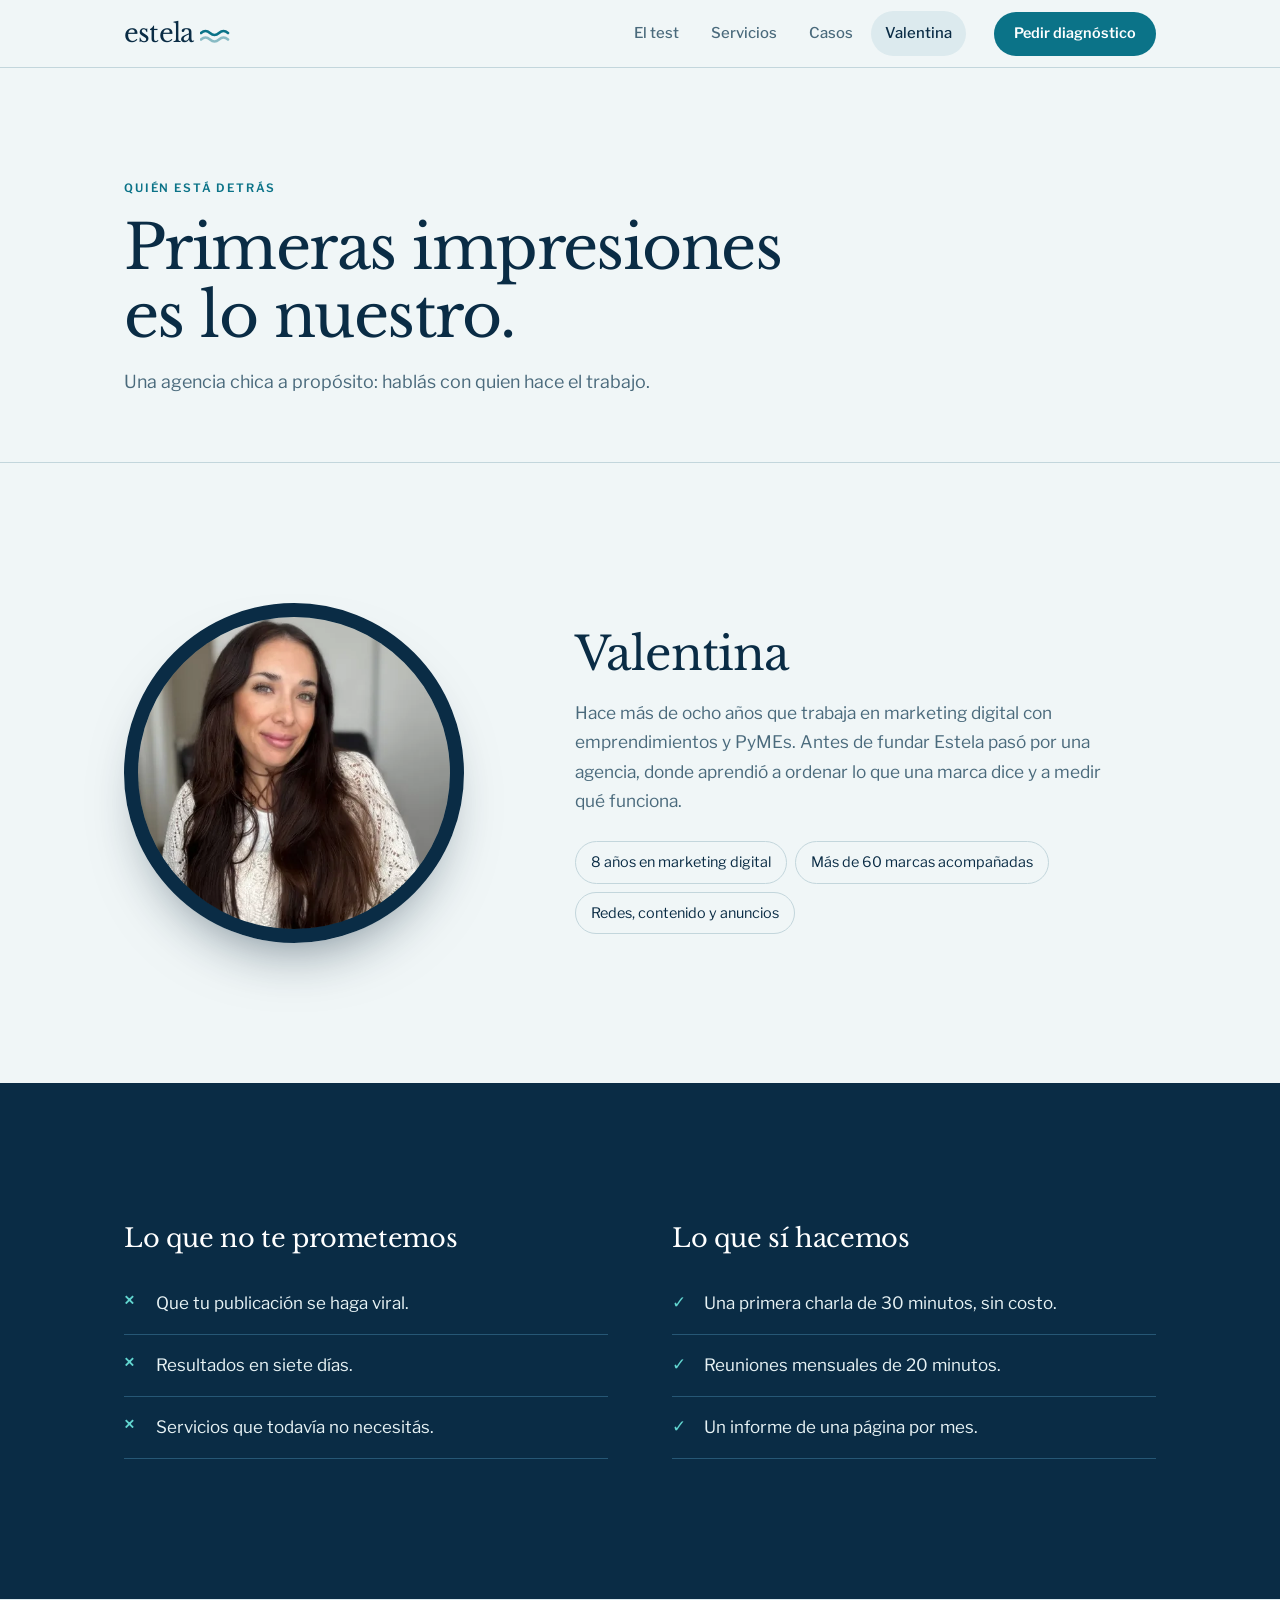
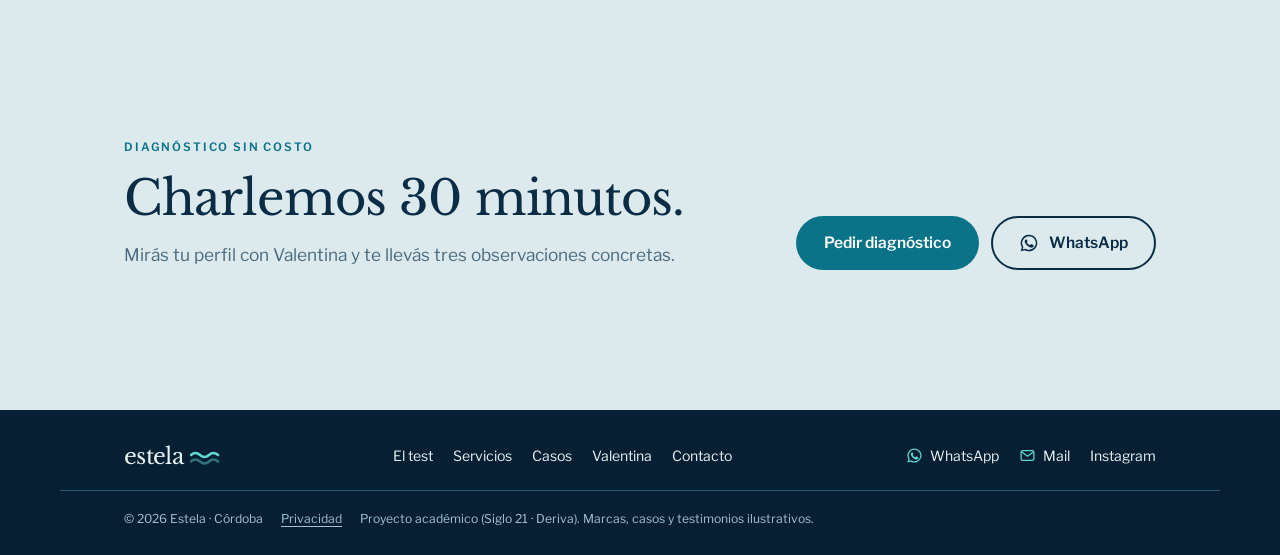
<file: valentina.html>
<!doctype html>
<html lang="es-AR">
<head>
<meta charset="utf-8">
<meta name="viewport" content="width=device-width,initial-scale=1,viewport-fit=cover">
<title>Quién está detrás · Estela</title>
<meta name="description" content="Valentina, fundadora de Estela: más de ocho años en marketing digital con emprendimientos y PyMEs.">
<meta name="robots" content="noindex">
<meta name="theme-color" content="#0A2C45">
<meta property="og:type" content="website">
<meta property="og:locale" content="es_AR">
<meta property="og:site_name" content="Estela">
<meta property="og:title" content="Quién está detrás · Estela">
<meta property="og:description" content="Valentina, fundadora de Estela: más de ocho años en marketing digital con emprendimientos y PyMEs.">
<link rel="icon" href="favicon.svg" type="image/svg+xml">
<link rel="preload" href="fuentes/libre-baskerville.woff2" as="font" type="font/woff2" crossorigin>
<link rel="preload" href="fuentes/libre-baskerville-italica.woff2" as="font" type="font/woff2" crossorigin>
<link rel="preload" href="fuentes/libre-franklin.woff2" as="font" type="font/woff2" crossorigin>
<link rel="stylesheet" href="css/estela.css?v=20261029b">
</head>
<body>
<a class="saltar" href="#principal">Saltar al contenido</a>
<header class="cab">
  <div class="ancho">
    <a class="logo" href="index.html" aria-label="Estela, inicio">estela<svg width="30" height="14" viewBox="0 0 30 14" aria-hidden="true"><path d="M1 4 Q5.5 0 10 4 T19 4 T28 4" fill="none" stroke="#0B7388" stroke-width="2.6" stroke-linecap="round"/><path d="M1 10.5 Q5.5 6.5 10 10.5 T19 10.5 T28 10.5" fill="none" stroke="#0B7388" stroke-width="2.6" stroke-linecap="round" opacity=".45"/></svg></a>
    <nav class="nav" aria-label="Principal"><a href="test.html">El test</a><a href="servicios.html">Servicios</a><a href="casos.html">Casos</a><a href="valentina.html" aria-current="page">Valentina</a></nav>
    <a class="btn btn-primario chico" href="contacto.html" data-origen="Botón de la cabecera">Pedir diagnóstico</a>
    <button class="menu-btn" type="button" aria-expanded="false" aria-controls="menu-movil">Menú</button>
  </div>
  <nav id="menu-movil" class="menu-movil" aria-label="Menú" hidden>
    <a href="index.html">Inicio</a>
    <a href="test.html">El test</a>
    <a href="servicios.html">Servicios</a>
    <a href="casos.html">Casos</a>
    <a href="valentina.html" aria-current="page">Valentina</a>
    <a class="btn btn-primario" href="contacto.html" data-origen="Menú del teléfono">Pedir diagnóstico</a>
  </nav>
</header>

<main id="principal">
<section class="pagina-cab">
  <div class="ancho">
    <p class="ceja">Quién está detrás</p>
    <h1>Primeras impresiones es lo nuestro.</h1>
    <p class="intro">Una agencia chica a propósito: hablás con quien hace el trabajo.</p>
  </div>
</section>
<section class="seccion">
  <div class="ancho retrato">
    <div class="ojo-de-buey aparece">
      <img src="img/valentina-480.webp" srcset="img/valentina-480.webp 480w, img/valentina-960.webp 960w" sizes="(max-width:860px) 80vw, 340px"
        width="480" height="480" alt="Valentina, fundadora de Estela" fetchpriority="high">
    </div>
    <div class="aparece">
      <h2 class="titulo">Valentina</h2>
      <p class="intro">Hace más de ocho años que trabaja en marketing digital con emprendimientos y PyMEs. Antes de fundar Estela pasó por una agencia, donde aprendió a ordenar lo que una marca dice y a medir qué funciona.</p>
      <div class="oficios"><span>8 años en marketing digital</span><span>Más de 60 marcas acompañadas</span><span>Redes, contenido y anuncios</span></div>
    </div>
  </div>
</section>
<section class="seccion oscuro">
  <div class="ancho promesas">
    <div class="no aparece">
      <h2>Lo que no te prometemos</h2>
      <ul>
        <li>Que tu publicación se haga viral.</li>
        <li>Resultados en siete días.</li>
        <li>Servicios que todavía no necesitás.</li>
      </ul>
    </div>
    <div class="si aparece">
      <h2>Lo que sí hacemos</h2>
      <ul>
        <li>Una primera charla de 30 minutos, sin costo.</li>
        <li>Reuniones mensuales de 20 minutos.</li>
        <li>Un informe de una página por mes.</li>
      </ul>
    </div>
  </div>
</section>

<section class="seccion llamado-sec">
  <div class="ancho llamado">
    <div>
      <p class="ceja">Diagnóstico sin costo</p>
      <h2>Charlemos 30 minutos.</h2>
      <p class="intro">Mirás tu perfil con Valentina y te llevás tres observaciones concretas.</p>
    </div>
    <div class="acciones">
      <a class="btn btn-primario" href="contacto.html" data-origen="Valentina">Pedir diagnóstico</a>
      <a class="btn btn-borde" data-wa="Hola Estela, vi la web y quiero hacer una consulta." href="contacto.html"><svg viewBox="0 0 24 24" aria-hidden="true"><path fill="currentColor" d="M12 2a10 10 0 0 0-8.6 15.1L2 22l5-1.3A10 10 0 1 0 12 2Zm0 18.2a8.2 8.2 0 0 1-4.2-1.2l-.3-.2-3 .8.8-2.9-.2-.3A8.2 8.2 0 1 1 12 20.2Zm4.5-6.1c-.2-.1-1.5-.7-1.7-.8s-.4-.1-.6.1-.7.8-.8 1-.3.2-.5.1a6.7 6.7 0 0 1-3.3-2.9c-.3-.4.3-.4.7-1.3.1-.2 0-.3 0-.4l-.8-1.8c-.2-.5-.4-.4-.6-.4h-.5a1 1 0 0 0-.7.3 3 3 0 0 0-.9 2.2 5.1 5.1 0 0 0 1.1 2.7 11.7 11.7 0 0 0 4.5 4c1.7.7 2.3.8 3.2.6a2.7 2.7 0 0 0 1.8-1.3 2.2 2.2 0 0 0 .2-1.3c-.1-.1-.2-.2-.5-.3Z"/></svg>WhatsApp</a>
    </div>
  </div>
</section>
</main>
<footer class="pie">
  <div class="ancho pie-fila">
    <a class="logo" href="index.html" aria-label="Estela, inicio">estela<svg width="30" height="14" viewBox="0 0 30 14" aria-hidden="true"><path d="M1 4 Q5.5 0 10 4 T19 4 T28 4" fill="none" stroke="#62D6D0" stroke-width="2.6" stroke-linecap="round"/><path d="M1 10.5 Q5.5 6.5 10 10.5 T19 10.5 T28 10.5" fill="none" stroke="#62D6D0" stroke-width="2.6" stroke-linecap="round" opacity=".45"/></svg></a>
    <nav class="pie-links" aria-label="Páginas">
      <a href="test.html">El test</a><a href="servicios.html">Servicios</a><a href="casos.html">Casos</a><a href="valentina.html">Valentina</a><a href="contacto.html">Contacto</a>
    </nav>
    <div class="pie-contacto">
      <a data-wa href="contacto.html"><svg viewBox="0 0 24 24" aria-hidden="true"><path fill="currentColor" d="M12 2a10 10 0 0 0-8.6 15.1L2 22l5-1.3A10 10 0 1 0 12 2Zm0 18.2a8.2 8.2 0 0 1-4.2-1.2l-.3-.2-3 .8.8-2.9-.2-.3A8.2 8.2 0 1 1 12 20.2Zm4.5-6.1c-.2-.1-1.5-.7-1.7-.8s-.4-.1-.6.1-.7.8-.8 1-.3.2-.5.1a6.7 6.7 0 0 1-3.3-2.9c-.3-.4.3-.4.7-1.3.1-.2 0-.3 0-.4l-.8-1.8c-.2-.5-.4-.4-.6-.4h-.5a1 1 0 0 0-.7.3 3 3 0 0 0-.9 2.2 5.1 5.1 0 0 0 1.1 2.7 11.7 11.7 0 0 0 4.5 4c1.7.7 2.3.8 3.2.6a2.7 2.7 0 0 0 1.8-1.3 2.2 2.2 0 0 0 .2-1.3c-.1-.1-.2-.2-.5-.3Z"/></svg><span>WhatsApp</span></a>
      <a data-mail href="contacto.html"><svg viewBox="0 0 24 24" aria-hidden="true" fill="none" stroke="currentColor" stroke-width="1.8" stroke-linecap="round" stroke-linejoin="round"><rect x="3" y="5" width="18" height="14" rx="2.5"/><path d="m4 7 8 6 8-6"/></svg><span>Mail</span></a>
      <a data-ig href="#"><span>Instagram</span></a>
    </div>
  </div>
  <div class="ancho pie-nota">
    <span>© <span data-anio>2026</span> Estela · <span data-dato="ciudad">Córdoba</span></span>
    <a href="privacidad.html">Privacidad</a>
    <span>Proyecto académico (Siglo 21 · Deriva). Marcas, casos y testimonios ilustrativos.</span>
  </div>
</footer>
<script src="js/datos.js?v=20261029b"></script>
<script src="js/estela.js?v=20261029b"></script>
</body>
</html>
</file>
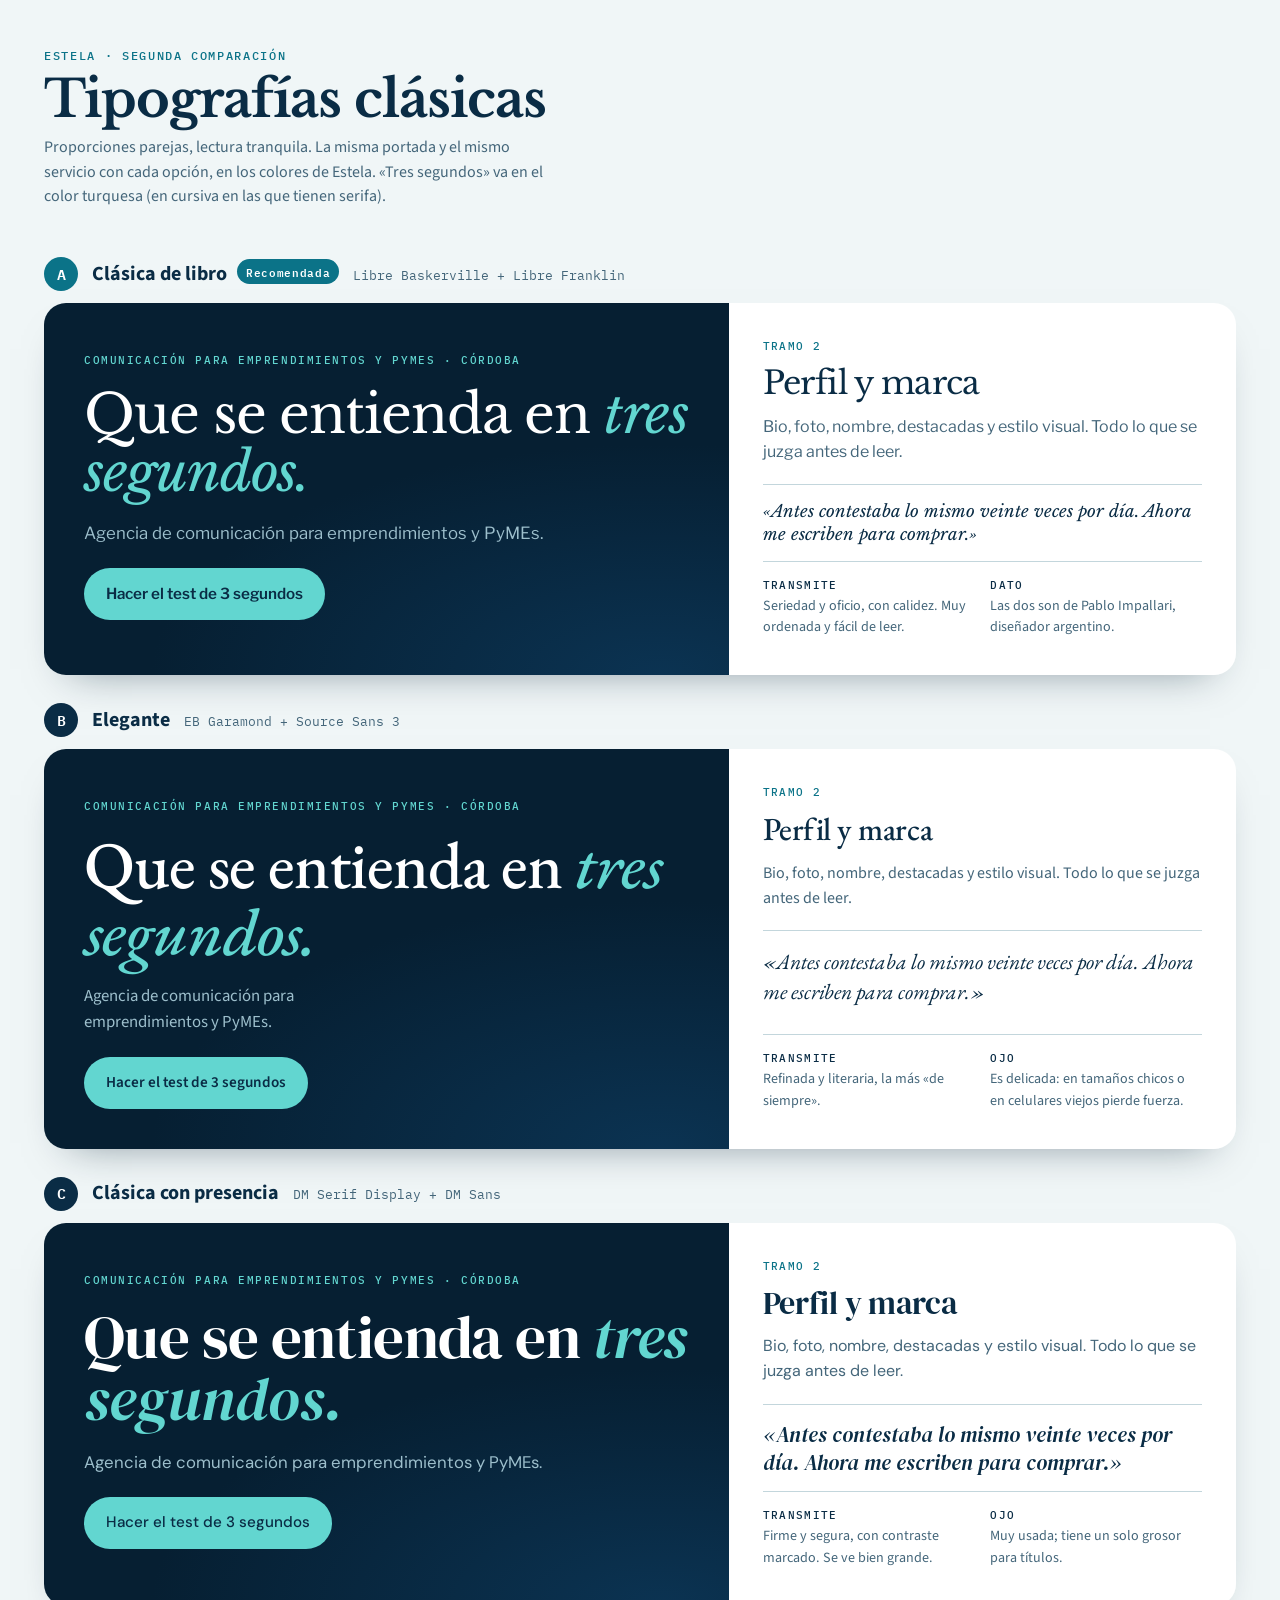
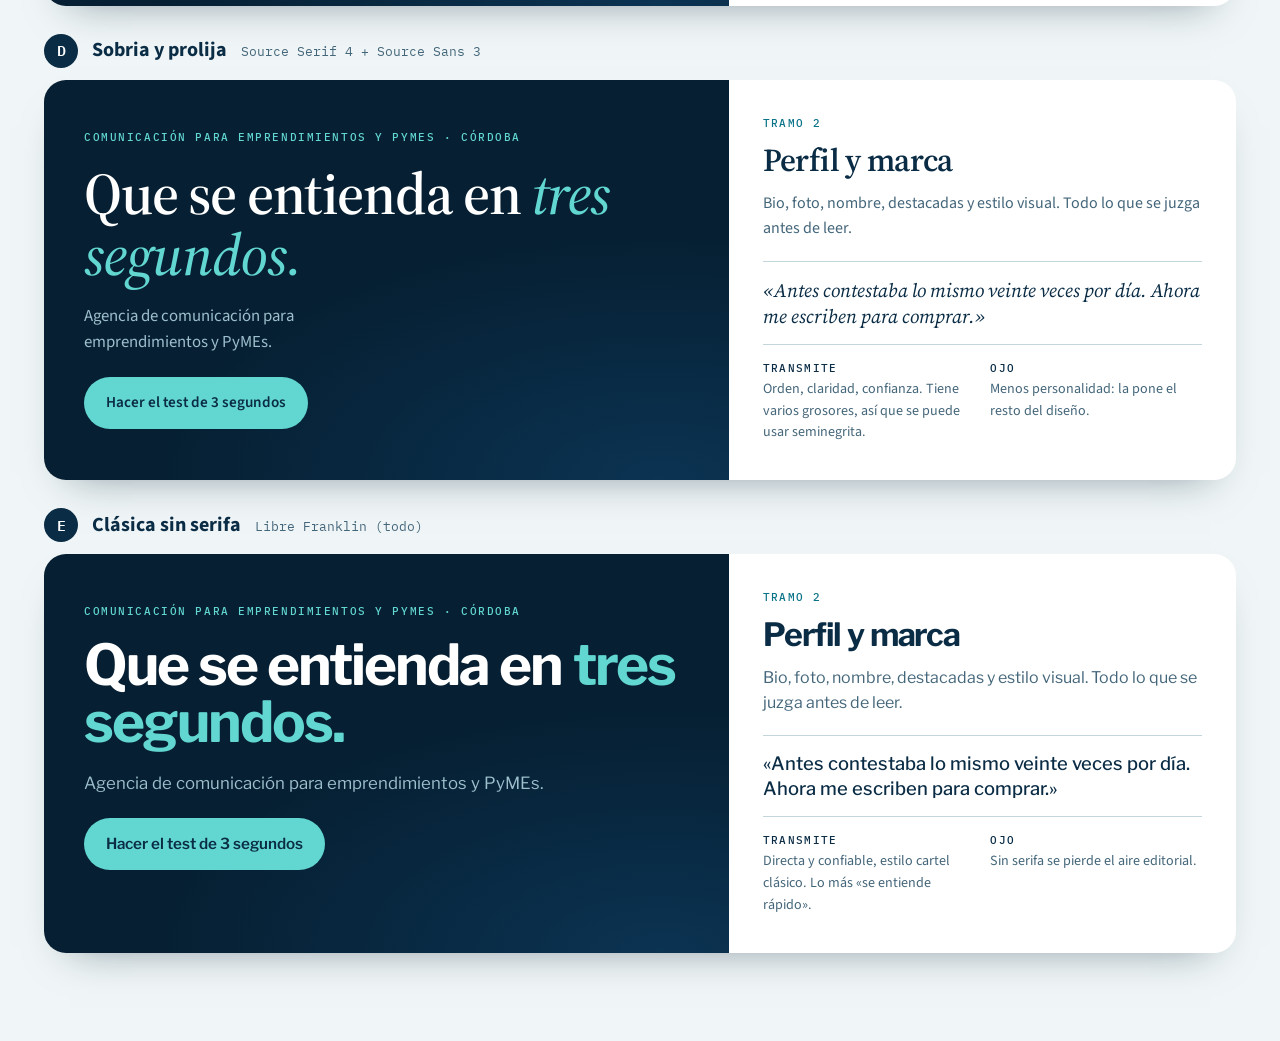
<file: bocetos/tipografias-clasicas.html>
<!doctype html>
<html lang="es-AR">
<head>
<meta charset="utf-8">
<meta name="viewport" content="width=device-width,initial-scale=1">
<meta name="robots" content="noindex">
<title>Tipografías clásicas para Estela</title>
<link rel="preconnect" href="https://fonts.googleapis.com">
<link rel="preconnect" href="https://fonts.gstatic.com" crossorigin>
<link rel="stylesheet" href="https://fonts.googleapis.com/css2?family=IBM+Plex+Mono:wght@400;500&family=Libre+Baskerville:ital,wght@0,400;0,700;1,400&family=Libre+Franklin:wght@400;500;600;700&family=EB+Garamond:ital,wght@0,400..700;1,400..700&family=Source+Sans+3:wght@400;600;700&family=DM+Serif+Display:ital@0;1&family=DM+Sans:wght@400;500;700&family=Source+Serif+4:ital,opsz,wght@0,8..60,400..700;1,8..60,400..700&display=swap">
<style>
:root{--mar:#0A2C45;--mar-3:#061F32;--espuma:#F0F6F7;--baliza:#0B7388;--luz:#62D6D0;--tinta:#0A2C45;--suave:#44667A;--sobre:#E8F3F5;--sobre-suave:#9DBFCC;--mono:"IBM Plex Mono",monospace}
*{box-sizing:border-box}
body{margin:0;background:var(--espuma);color:var(--tinta);font:400 16px/1.55 "Source Sans 3",system-ui,sans-serif;font-synthesis:none}
.cab{max-width:1240px;margin:0 auto;padding:48px 24px 20px}
.cab p{margin:0;font:500 .74rem var(--mono);letter-spacing:.14em;text-transform:uppercase;color:var(--baliza)}
.cab h1{margin:10px 0 8px;font:700 clamp(2rem,4.6vw,3.2rem)/1.05 "Libre Baskerville",serif;letter-spacing:-.02em}
.cab div{max-width:64ch;color:var(--suave)}
.opcion{max-width:1240px;margin:28px auto;padding:0 24px}
.opcion header{display:flex;align-items:baseline;gap:14px;flex-wrap:wrap;margin-bottom:12px}
.opcion header b{display:inline-grid;place-items:center;width:34px;height:34px;border-radius:50%;background:var(--mar);color:#fff;font:600 .95rem var(--mono)}
.opcion header h2{margin:0;font:700 1.25rem/1.2 "Source Sans 3",sans-serif}
.opcion header span{font:400 .82rem var(--mono);color:var(--suave)}
.opcion.reco header b{background:var(--baliza)}
.opcion.reco header h2::after{content:"Recomendada";margin-left:10px;padding:3px 9px;border-radius:99px;background:var(--baliza);color:#fff;font:600 .7rem var(--mono);letter-spacing:.06em;vertical-align:3px}
.par{display:grid;grid-template-columns:1.35fr 1fr;border-radius:22px;overflow:hidden;box-shadow:0 20px 40px -26px rgba(6,31,50,.5)}
.oscura{background:radial-gradient(120% 100% at 90% 100%,#0B3352,var(--mar-3) 62%);color:var(--sobre);padding:44px 40px 40px}
.oscura .ceja{font:500 .7rem var(--mono);letter-spacing:.14em;text-transform:uppercase;color:var(--luz)}
.oscura h3{margin:14px 0 18px;color:#fff;font-size:clamp(2.3rem,4.6vw,3.9rem);line-height:1.02}
.oscura h3 em{color:var(--luz)}
.oscura p{margin:0;max-width:40ch;color:var(--sobre-suave);font-size:1.05rem}
.oscura .btn{display:inline-flex;margin-top:22px;padding:14px 22px;border-radius:999px;background:var(--luz);color:var(--mar);text-decoration:none;font-size:.95rem}
.clara{background:#fff;padding:36px 34px;display:flex;flex-direction:column;gap:14px}
.clara .tag{align-self:flex-start;font:500 .68rem var(--mono);letter-spacing:.12em;text-transform:uppercase;color:var(--baliza)}
.clara h4{margin:0;font-size:2rem;line-height:1.05}
.clara p{margin:0;color:var(--suave)}
.clara .q{margin-top:6px;padding-top:16px;border-top:1px solid #C3D6DC;font-size:1.15rem;line-height:1.35;color:var(--tinta)}
.notas{display:grid;grid-template-columns:1fr 1fr;gap:16px;margin-top:auto;padding-top:16px;border-top:1px solid #C3D6DC;font-size:.88rem;color:var(--suave)}
.notas strong{display:block;font:500 .68rem var(--mono);letter-spacing:.12em;text-transform:uppercase;color:var(--tinta);margin-bottom:4px}
@media (max-width:860px){.par{grid-template-columns:1fr}.notas{grid-template-columns:1fr}}

/* A · Libre Baskerville + Libre Franklin */
.ta h3,.ta h4{font-family:"Libre Baskerville",serif;font-weight:400;letter-spacing:-.02em}
.ta h3{font-size:clamp(2.1rem,4.2vw,3.5rem);line-height:1.08}
.ta h3 em,.ta .clara p.q{font-style:italic}
.ta .oscura p,.ta .clara p,.ta .btn{font-family:"Libre Franklin",sans-serif}
.ta .btn{font-weight:600}
.ta .clara p.q{font-family:"Libre Baskerville",serif;font-size:1.05rem}

/* B · EB Garamond + Source Sans 3 */
.tb h3,.tb h4{font-family:"EB Garamond",serif;font-weight:500;letter-spacing:-.015em}
.tb h3{font-size:clamp(2.6rem,5.2vw,4.4rem);line-height:1}
.tb h3 em,.tb .clara p.q{font-style:italic}
.tb .oscura p,.tb .clara p,.tb .btn{font-family:"Source Sans 3",sans-serif}
.tb .btn{font-weight:600}
.tb .clara p.q{font-family:"EB Garamond",serif;font-size:1.35rem}

/* C · DM Serif Display + DM Sans */
.tc h3,.tc h4{font-family:"DM Serif Display",serif;font-weight:400;letter-spacing:-.01em}
.tc h3{font-size:clamp(2.4rem,4.8vw,4rem);line-height:1.02}
.tc h3 em,.tc .clara p.q{font-style:italic}
.tc .oscura p,.tc .clara p,.tc .btn{font-family:"DM Sans",sans-serif}
.tc .btn{font-weight:500}
.tc .clara p.q{font-family:"DM Serif Display",serif;font-size:1.3rem}

/* D · Source Serif 4 + Source Sans 3 */
.td h3,.td h4{font-family:"Source Serif 4",serif;font-weight:600;font-optical-sizing:auto;letter-spacing:-.02em}
.td h3{font-size:clamp(2.3rem,4.6vw,3.9rem);line-height:1.04}
.td h3 em,.td .clara p.q{font-style:italic}
.td h3 em{font-weight:500}
.td .oscura p,.td .clara p,.td .btn{font-family:"Source Sans 3",sans-serif}
.td .btn{font-weight:600}
.td .clara p.q{font-family:"Source Serif 4",serif;font-size:1.2rem}

/* E · Libre Franklin sola (clásica sin serifa) */
.te h3,.te h4{font-family:"Libre Franklin",sans-serif;font-weight:700;letter-spacing:-.035em}
.te h3{font-size:clamp(2.2rem,4.4vw,3.7rem);line-height:1.02}
.te h3 em{font-style:normal}
.te .oscura p,.te .clara p,.te .btn,.te .clara p.q{font-family:"Libre Franklin",sans-serif}
.te .btn{font-weight:600}
.te .clara p.q{font-weight:500}
</style>
</head>
<body>
<div class="cab">
  <p>Estela · segunda comparación</p>
  <h1>Tipografías clásicas</h1>
  <div>Proporciones parejas, lectura tranquila. La misma portada y el mismo servicio con cada opción, en los colores de Estela. «Tres segundos» va en el color turquesa (en cursiva en las que tienen serifa).</div>
</div>

<section class="opcion ta reco">
  <header><b>A</b><h2>Clásica de libro</h2><span>Libre Baskerville + Libre Franklin</span></header>
  <div class="par">
    <div class="oscura"><span class="ceja">Comunicación para emprendimientos y PyMEs · Córdoba</span>
      <h3>Que se entienda en <em>tres segundos.</em></h3>
      <p>Agencia de comunicación para emprendimientos y PyMEs.</p><a class="btn" href="#">Hacer el test de 3 segundos</a></div>
    <div class="clara"><span class="tag">Tramo 2</span><h4>Perfil y marca</h4>
      <p>Bio, foto, nombre, destacadas y estilo visual. Todo lo que se juzga antes de leer.</p>
      <p class="q">«Antes contestaba lo mismo veinte veces por día. Ahora me escriben para comprar.»</p>
      <div class="notas"><div><strong>Transmite</strong>Seriedad y oficio, con calidez. Muy ordenada y fácil de leer.</div><div><strong>Dato</strong>Las dos son de Pablo Impallari, diseñador argentino.</div></div></div>
  </div>
</section>

<section class="opcion tb">
  <header><b>B</b><h2>Elegante</h2><span>EB Garamond + Source Sans 3</span></header>
  <div class="par">
    <div class="oscura"><span class="ceja">Comunicación para emprendimientos y PyMEs · Córdoba</span>
      <h3>Que se entienda en <em>tres segundos.</em></h3>
      <p>Agencia de comunicación para emprendimientos y PyMEs.</p><a class="btn" href="#">Hacer el test de 3 segundos</a></div>
    <div class="clara"><span class="tag">Tramo 2</span><h4>Perfil y marca</h4>
      <p>Bio, foto, nombre, destacadas y estilo visual. Todo lo que se juzga antes de leer.</p>
      <p class="q">«Antes contestaba lo mismo veinte veces por día. Ahora me escriben para comprar.»</p>
      <div class="notas"><div><strong>Transmite</strong>Refinada y literaria, la más «de siempre».</div><div><strong>Ojo</strong>Es delicada: en tamaños chicos o en celulares viejos pierde fuerza.</div></div></div>
  </div>
</section>

<section class="opcion tc">
  <header><b>C</b><h2>Clásica con presencia</h2><span>DM Serif Display + DM Sans</span></header>
  <div class="par">
    <div class="oscura"><span class="ceja">Comunicación para emprendimientos y PyMEs · Córdoba</span>
      <h3>Que se entienda en <em>tres segundos.</em></h3>
      <p>Agencia de comunicación para emprendimientos y PyMEs.</p><a class="btn" href="#">Hacer el test de 3 segundos</a></div>
    <div class="clara"><span class="tag">Tramo 2</span><h4>Perfil y marca</h4>
      <p>Bio, foto, nombre, destacadas y estilo visual. Todo lo que se juzga antes de leer.</p>
      <p class="q">«Antes contestaba lo mismo veinte veces por día. Ahora me escriben para comprar.»</p>
      <div class="notas"><div><strong>Transmite</strong>Firme y segura, con contraste marcado. Se ve bien grande.</div><div><strong>Ojo</strong>Muy usada; tiene un solo grosor para títulos.</div></div></div>
  </div>
</section>

<section class="opcion td">
  <header><b>D</b><h2>Sobria y prolija</h2><span>Source Serif 4 + Source Sans 3</span></header>
  <div class="par">
    <div class="oscura"><span class="ceja">Comunicación para emprendimientos y PyMEs · Córdoba</span>
      <h3>Que se entienda en <em>tres segundos.</em></h3>
      <p>Agencia de comunicación para emprendimientos y PyMEs.</p><a class="btn" href="#">Hacer el test de 3 segundos</a></div>
    <div class="clara"><span class="tag">Tramo 2</span><h4>Perfil y marca</h4>
      <p>Bio, foto, nombre, destacadas y estilo visual. Todo lo que se juzga antes de leer.</p>
      <p class="q">«Antes contestaba lo mismo veinte veces por día. Ahora me escriben para comprar.»</p>
      <div class="notas"><div><strong>Transmite</strong>Orden, claridad, confianza. Tiene varios grosores, así que se puede usar seminegrita.</div><div><strong>Ojo</strong>Menos personalidad: la pone el resto del diseño.</div></div></div>
  </div>
</section>

<section class="opcion te">
  <header><b>E</b><h2>Clásica sin serifa</h2><span>Libre Franklin (todo)</span></header>
  <div class="par">
    <div class="oscura"><span class="ceja">Comunicación para emprendimientos y PyMEs · Córdoba</span>
      <h3>Que se entienda en <em>tres segundos.</em></h3>
      <p>Agencia de comunicación para emprendimientos y PyMEs.</p><a class="btn" href="#">Hacer el test de 3 segundos</a></div>
    <div class="clara"><span class="tag">Tramo 2</span><h4>Perfil y marca</h4>
      <p>Bio, foto, nombre, destacadas y estilo visual. Todo lo que se juzga antes de leer.</p>
      <p class="q">«Antes contestaba lo mismo veinte veces por día. Ahora me escriben para comprar.»</p>
      <div class="notas"><div><strong>Transmite</strong>Directa y confiable, estilo cartel clásico. Lo más «se entiende rápido».</div><div><strong>Ojo</strong>Sin serifa se pierde el aire editorial.</div></div></div>
  </div>
</section>
<div style="height:60px"></div>
</body>
</html>
</file>
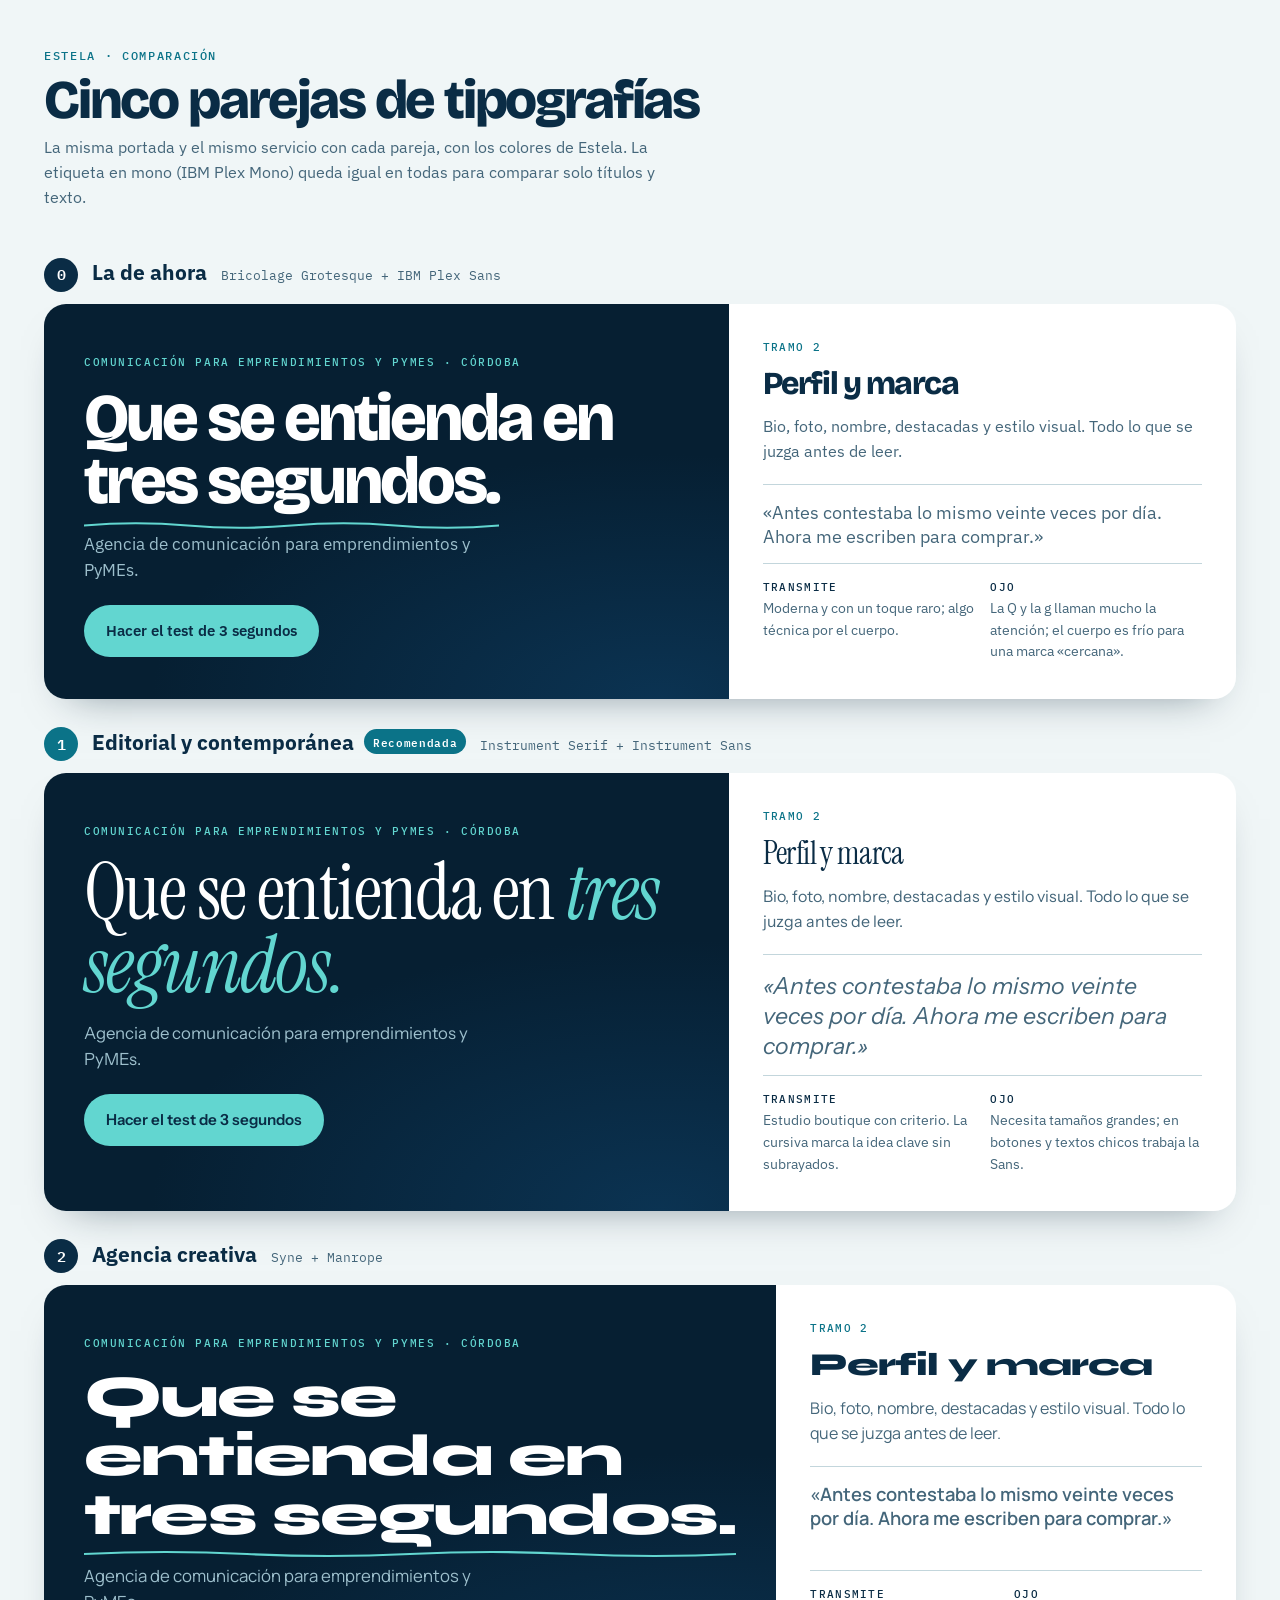
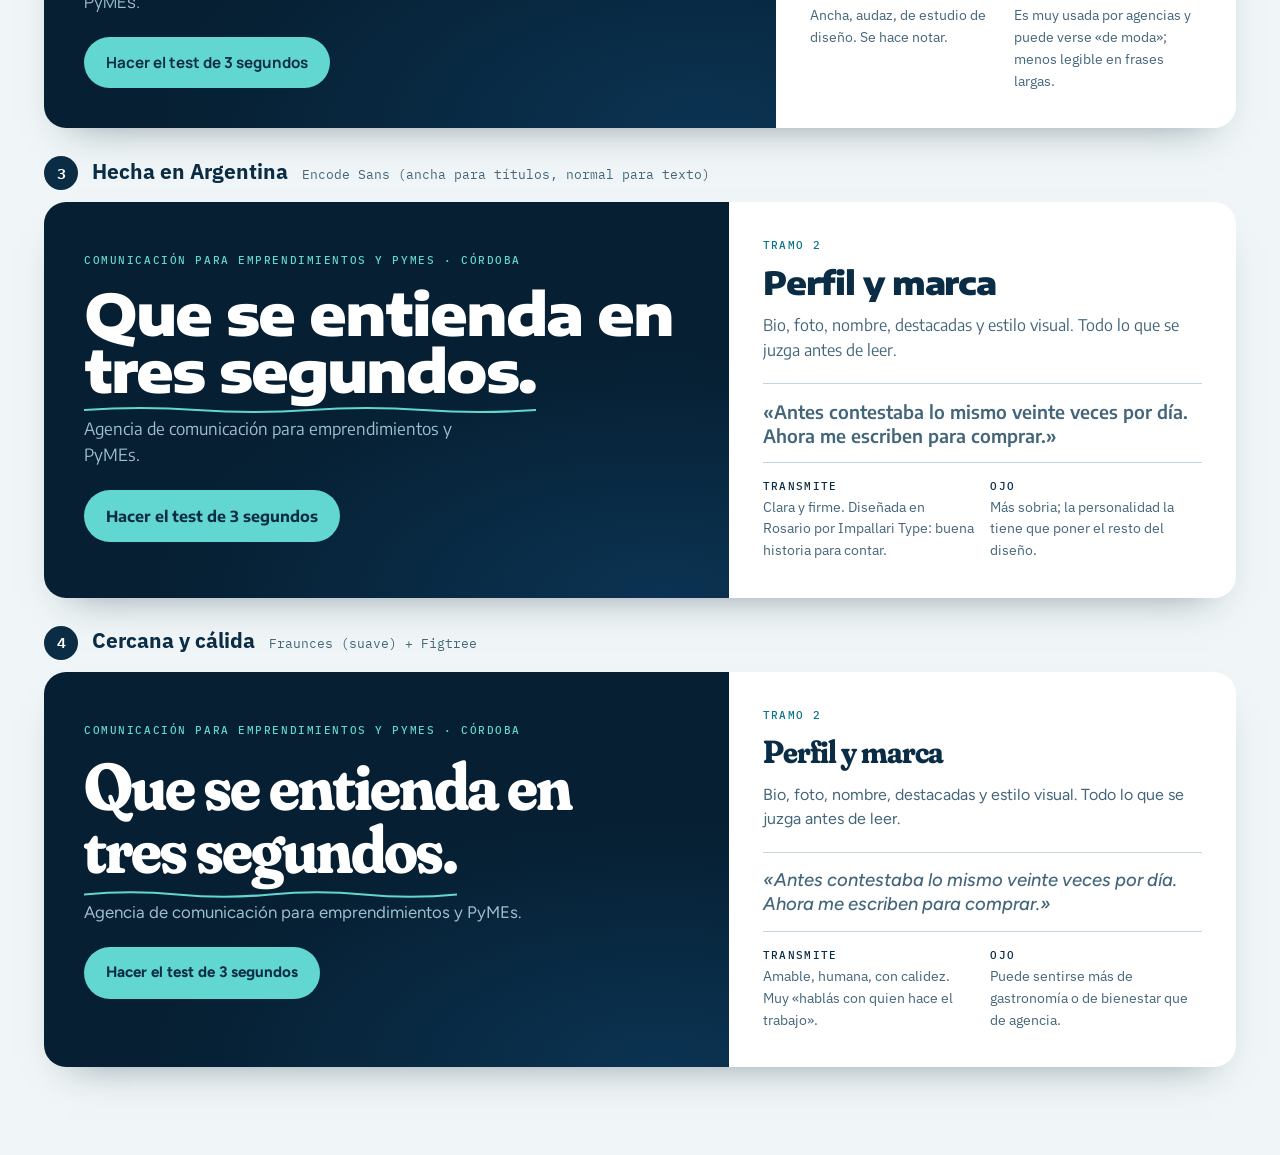
<file: bocetos/tipografias.html>
<!doctype html>
<html lang="es-AR">
<head>
<meta charset="utf-8">
<meta name="viewport" content="width=device-width,initial-scale=1">
<meta name="robots" content="noindex">
<title>Tipografías para Estela</title>
<link rel="preconnect" href="https://fonts.googleapis.com">
<link rel="preconnect" href="https://fonts.gstatic.com" crossorigin>
<link rel="stylesheet" href="https://fonts.googleapis.com/css2?family=Bricolage+Grotesque:opsz,wght@12..96,500;12..96,800&family=IBM+Plex+Mono:wght@400;500&family=IBM+Plex+Sans:wght@400;600&family=Instrument+Sans:wght@400;600;700&family=Instrument+Serif:ital@0;1&family=Syne:wght@600;800&family=Manrope:wght@400;600;700&family=Encode+Sans:wdth,wght@75..125,400..900&family=Fraunces:opsz,wght,SOFT@9..144,400..800,0..100&family=Figtree:wght@400;600;700&display=swap">
<style>
:root{--mar:#0A2C45;--mar-3:#061F32;--espuma:#F0F6F7;--espuma-2:#DCEAEE;--baliza:#0B7388;--luz:#62D6D0;--tinta:#0A2C45;--suave:#44667A;--sobre:#E8F3F5;--sobre-suave:#9DBFCC;--mono:"IBM Plex Mono",monospace}
*{box-sizing:border-box}
body{margin:0;background:var(--espuma);color:var(--tinta);font:400 16px/1.55 "IBM Plex Sans",system-ui,sans-serif}
.cab{max-width:1240px;margin:0 auto;padding:48px 24px 20px}
.cab p{margin:0;font:500 .74rem var(--mono);letter-spacing:.14em;text-transform:uppercase;color:var(--baliza)}
.cab h1{margin:10px 0 8px;font:800 clamp(2.2rem,5vw,3.4rem)/1 "Bricolage Grotesque",sans-serif;letter-spacing:-.04em}
.cab div{max-width:62ch;color:var(--suave)}
.opcion{max-width:1240px;margin:28px auto;padding:0 24px}
.opcion header{display:flex;align-items:baseline;gap:14px;flex-wrap:wrap;margin-bottom:12px}
.opcion header b{display:inline-grid;place-items:center;width:34px;height:34px;border-radius:50%;background:var(--mar);color:#fff;font:600 .95rem var(--mono)}
.opcion header h2{margin:0;font:700 1.3rem/1.2 "IBM Plex Sans",sans-serif}
.opcion header span{font:400 .82rem var(--mono);color:var(--suave)}
.opcion.reco header b{background:var(--baliza)}
.opcion.reco header h2::after{content:"Recomendada";margin-left:10px;padding:3px 9px;border-radius:99px;background:var(--baliza);color:#fff;font:600 .7rem var(--mono);letter-spacing:.06em;vertical-align:3px}
.par{display:grid;grid-template-columns:1.35fr 1fr;border-radius:22px;overflow:hidden;box-shadow:0 20px 40px -26px rgba(6,31,50,.5)}
.oscura{background:radial-gradient(120% 100% at 90% 100%,#0B3352,var(--mar-3) 62%);color:var(--sobre);padding:44px 40px 40px}
.oscura .ceja{font:500 .7rem var(--mono);letter-spacing:.14em;text-transform:uppercase;color:var(--luz)}
.oscura h3{margin:14px 0 18px;color:#fff;font-size:clamp(2.6rem,5.2vw,4.4rem);line-height:.95}
.oscura p{margin:0;max-width:40ch;color:var(--sobre-suave);font-size:1.05rem}
.oscura .btn{display:inline-flex;margin-top:22px;padding:14px 22px;border-radius:999px;background:var(--luz);color:var(--mar);text-decoration:none;font-size:.95rem}
.ola{position:relative;white-space:nowrap;font-style:normal}
.ola::after{content:"";position:absolute;left:0;right:0;bottom:-.14em;height:.14em;background:var(--luz);
  -webkit-mask:url("data:image/svg+xml,%3Csvg xmlns='http://www.w3.org/2000/svg' viewBox='0 0 40 8' preserveAspectRatio='none'%3E%3Cpath d='M0 4 Q5 0 10 4 T20 4 T30 4 T40 4' fill='none' stroke='black' stroke-width='2.2' stroke-linecap='round' vector-effect='non-scaling-stroke'/%3E%3C/svg%3E") center/100% 100% no-repeat;
  mask:url("data:image/svg+xml,%3Csvg xmlns='http://www.w3.org/2000/svg' viewBox='0 0 40 8' preserveAspectRatio='none'%3E%3Cpath d='M0 4 Q5 0 10 4 T20 4 T30 4 T40 4' fill='none' stroke='black' stroke-width='2.2' stroke-linecap='round' vector-effect='non-scaling-stroke'/%3E%3C/svg%3E") center/100% 100% no-repeat}
.clara{background:#fff;padding:36px 34px;display:flex;flex-direction:column;gap:14px}
.clara .tag{align-self:flex-start;font:500 .68rem var(--mono);letter-spacing:.12em;text-transform:uppercase;color:var(--baliza)}
.clara h4{margin:0;font-size:2rem;line-height:1.02}
.clara p{margin:0;color:var(--suave)}
.clara .q{margin-top:6px;padding-top:16px;border-top:1px solid #C3D6DC;font-size:1.15rem;line-height:1.3}
.notas{display:grid;grid-template-columns:1fr 1fr;gap:16px;margin-top:auto;padding-top:16px;border-top:1px solid #C3D6DC;font-size:.88rem;color:var(--suave)}
.notas strong{display:block;font:500 .68rem var(--mono);letter-spacing:.12em;text-transform:uppercase;color:var(--tinta);margin-bottom:4px}
@media (max-width:860px){.par{grid-template-columns:1fr}.notas{grid-template-columns:1fr}}

/* las cinco parejas */
.t0 h3,.t0 h4{font-family:"Bricolage Grotesque",sans-serif;font-weight:800;letter-spacing:-.045em}
.t0 .cuerpo,.t0 .oscura p,.t0 .clara p,.t0 .btn{font-family:"IBM Plex Sans",sans-serif}
.t0 .btn{font-weight:600}

.t1 h3,.t1 h4{font-family:"Instrument Serif",serif;font-weight:400;letter-spacing:-.02em}
.t1 h3{font-size:clamp(3rem,6.2vw,5.4rem);line-height:.92}
.t1 h3 em{font-style:italic;color:var(--luz)}
.t1 .oscura p,.t1 .clara p,.t1 .btn,.t1 .q{font-family:"Instrument Sans",sans-serif}
.t1 .btn{font-weight:600}
.t1 .q{font-family:"Instrument Serif",serif;font-style:italic;font-size:1.45rem}

.t2 h3,.t2 h4{font-family:"Syne",sans-serif;font-weight:800;letter-spacing:-.03em}
.t2 h3{font-size:clamp(2.3rem,4.6vw,3.9rem);line-height:1}
.t2 .oscura p,.t2 .clara p,.t2 .btn,.t2 .q{font-family:"Manrope",sans-serif}
.t2 .btn{font-weight:700}
.t2 .q{font-weight:600}

.t3 h3,.t3 h4{font-family:"Encode Sans",sans-serif;font-weight:850;font-stretch:125%;letter-spacing:-.035em}
.t3 h3{font-size:clamp(2.2rem,4.5vw,3.8rem);line-height:.98}
.t3 .oscura p,.t3 .clara p,.t3 .btn,.t3 .q{font-family:"Encode Sans",sans-serif;font-stretch:100%}
.t3 .btn{font-weight:700;font-stretch:112%}
.t3 .q{font-weight:600}

.t4 h3,.t4 h4{font-family:"Fraunces",serif;font-weight:700;font-variation-settings:"SOFT" 100,"opsz" 144;letter-spacing:-.03em}
.t4 .oscura p,.t4 .clara p,.t4 .btn,.t4 .q{font-family:"Figtree",sans-serif}
.t4 .btn{font-weight:700}
.t4 .q{font-family:"Fraunces",serif;font-variation-settings:"SOFT" 100;font-weight:500;font-style:italic}
</style>
</head>
<body>
<div class="cab">
  <p>Estela · comparación</p>
  <h1>Cinco parejas de tipografías</h1>
  <div>La misma portada y el mismo servicio con cada pareja, con los colores de Estela. La etiqueta en mono (IBM Plex Mono) queda igual en todas para comparar solo títulos y texto.</div>
</div>

<section class="opcion t0">
  <header><b>0</b><h2>La de ahora</h2><span>Bricolage Grotesque + IBM Plex Sans</span></header>
  <div class="par">
    <div class="oscura"><span class="ceja">Comunicación para emprendimientos y PyMEs · Córdoba</span>
      <h3>Que se entienda en <em class="ola">tres segundos.</em></h3>
      <p>Agencia de comunicación para emprendimientos y PyMEs.</p><a class="btn" href="#">Hacer el test de 3 segundos</a></div>
    <div class="clara"><span class="tag">Tramo 2</span><h4>Perfil y marca</h4>
      <p>Bio, foto, nombre, destacadas y estilo visual. Todo lo que se juzga antes de leer.</p>
      <p class="q">«Antes contestaba lo mismo veinte veces por día. Ahora me escriben para comprar.»</p>
      <div class="notas"><div><strong>Transmite</strong>Moderna y con un toque raro; algo técnica por el cuerpo.</div><div><strong>Ojo</strong>La Q y la g llaman mucho la atención; el cuerpo es frío para una marca «cercana».</div></div></div>
  </div>
</section>

<section class="opcion t1 reco">
  <header><b>1</b><h2>Editorial y contemporánea</h2><span>Instrument Serif + Instrument Sans</span></header>
  <div class="par">
    <div class="oscura"><span class="ceja">Comunicación para emprendimientos y PyMEs · Córdoba</span>
      <h3>Que se entienda en <em>tres segundos.</em></h3>
      <p>Agencia de comunicación para emprendimientos y PyMEs.</p><a class="btn" href="#">Hacer el test de 3 segundos</a></div>
    <div class="clara"><span class="tag">Tramo 2</span><h4>Perfil y marca</h4>
      <p>Bio, foto, nombre, destacadas y estilo visual. Todo lo que se juzga antes de leer.</p>
      <p class="q">«Antes contestaba lo mismo veinte veces por día. Ahora me escriben para comprar.»</p>
      <div class="notas"><div><strong>Transmite</strong>Estudio boutique con criterio. La cursiva marca la idea clave sin subrayados.</div><div><strong>Ojo</strong>Necesita tamaños grandes; en botones y textos chicos trabaja la Sans.</div></div></div>
  </div>
</section>

<section class="opcion t2">
  <header><b>2</b><h2>Agencia creativa</h2><span>Syne + Manrope</span></header>
  <div class="par">
    <div class="oscura"><span class="ceja">Comunicación para emprendimientos y PyMEs · Córdoba</span>
      <h3>Que se entienda en <em class="ola">tres segundos.</em></h3>
      <p>Agencia de comunicación para emprendimientos y PyMEs.</p><a class="btn" href="#">Hacer el test de 3 segundos</a></div>
    <div class="clara"><span class="tag">Tramo 2</span><h4>Perfil y marca</h4>
      <p>Bio, foto, nombre, destacadas y estilo visual. Todo lo que se juzga antes de leer.</p>
      <p class="q">«Antes contestaba lo mismo veinte veces por día. Ahora me escriben para comprar.»</p>
      <div class="notas"><div><strong>Transmite</strong>Ancha, audaz, de estudio de diseño. Se hace notar.</div><div><strong>Ojo</strong>Es muy usada por agencias y puede verse «de moda»; menos legible en frases largas.</div></div></div>
  </div>
</section>

<section class="opcion t3">
  <header><b>3</b><h2>Hecha en Argentina</h2><span>Encode Sans (ancha para títulos, normal para texto)</span></header>
  <div class="par">
    <div class="oscura"><span class="ceja">Comunicación para emprendimientos y PyMEs · Córdoba</span>
      <h3>Que se entienda en <em class="ola">tres segundos.</em></h3>
      <p>Agencia de comunicación para emprendimientos y PyMEs.</p><a class="btn" href="#">Hacer el test de 3 segundos</a></div>
    <div class="clara"><span class="tag">Tramo 2</span><h4>Perfil y marca</h4>
      <p>Bio, foto, nombre, destacadas y estilo visual. Todo lo que se juzga antes de leer.</p>
      <p class="q">«Antes contestaba lo mismo veinte veces por día. Ahora me escriben para comprar.»</p>
      <div class="notas"><div><strong>Transmite</strong>Clara y firme. Diseñada en Rosario por Impallari Type: buena historia para contar.</div><div><strong>Ojo</strong>Más sobria; la personalidad la tiene que poner el resto del diseño.</div></div></div>
  </div>
</section>

<section class="opcion t4">
  <header><b>4</b><h2>Cercana y cálida</h2><span>Fraunces (suave) + Figtree</span></header>
  <div class="par">
    <div class="oscura"><span class="ceja">Comunicación para emprendimientos y PyMEs · Córdoba</span>
      <h3>Que se entienda en <em class="ola">tres segundos.</em></h3>
      <p>Agencia de comunicación para emprendimientos y PyMEs.</p><a class="btn" href="#">Hacer el test de 3 segundos</a></div>
    <div class="clara"><span class="tag">Tramo 2</span><h4>Perfil y marca</h4>
      <p>Bio, foto, nombre, destacadas y estilo visual. Todo lo que se juzga antes de leer.</p>
      <p class="q">«Antes contestaba lo mismo veinte veces por día. Ahora me escriben para comprar.»</p>
      <div class="notas"><div><strong>Transmite</strong>Amable, humana, con calidez. Muy «hablás con quien hace el trabajo».</div><div><strong>Ojo</strong>Puede sentirse más de gastronomía o de bienestar que de agencia.</div></div></div>
  </div>
</section>
<div style="height:60px"></div>
</body>
</html>
</file>
<file: css/estela.css>
/* Estela · comunicación para emprendimientos y PyMEs
   Carta náutica de noche: el acento es la luz de la baliza.
   Tipografía clásica: Libre Baskerville (títulos) + Libre Franklin (texto y etiquetas).
   El acento cambia según el fondo con --baliza (se redefine en .oscuro). */
/* fuentes servidas desde el propio sitio (licencia OFL), precargadas en cada página */
@font-face{font-family:"Libre Baskerville";font-style:normal;font-weight:400 700;font-display:swap;src:url("../fuentes/libre-baskerville.woff2") format("woff2")}
@font-face{font-family:"Libre Baskerville";font-style:italic;font-weight:400;font-display:swap;src:url("../fuentes/libre-baskerville-italica.woff2") format("woff2")}
@font-face{font-family:"Libre Franklin";font-style:normal;font-weight:100 900;font-display:swap;src:url("../fuentes/libre-franklin.woff2") format("woff2")}

:root{
  --mar:#0A2C45; --mar-2:#103F5E; --mar-3:#061F32;
  --espuma:#F0F6F7; --espuma-2:#DCEAEE;
  --baliza:#0B7388; --baliza-hover:#095D6F; --on-baliza:#FFFFFF;
  --tinta:#0A2C45; --tinta-suave:#4A6A7C;
  --sobre-mar:#E8F3F5; --sobre-mar-suave:#A3C3CF;
  --linea:#C3D6DC; --linea-mar:#265775; --ok:#1F7A52;
  --luz:#62D6D0;
  --display:"Libre Baskerville",Baskerville,Georgia,serif;
  --cuerpo:"Libre Franklin","Franklin Gothic",system-ui,-apple-system,"Segoe UI",sans-serif;
  --etiqueta:var(--cuerpo);
  --ease:cubic-bezier(.2,.7,.2,1);
  --cab:68px;
  color-scheme:light;
}
.oscuro{--baliza:#62D6D0;--baliza-hover:#8CE6E1;--on-baliza:#0A2C45;background:var(--mar);color:var(--sobre-mar)}

*,*::before,*::after{box-sizing:border-box}
html{scroll-behavior:smooth;-webkit-text-size-adjust:100%;font-synthesis:none}
body{margin:0;background:var(--espuma);color:var(--tinta);font:400 17px/1.7 var(--cuerpo);-webkit-font-smoothing:antialiased}
h1,h2,h3,h4{font-family:var(--display);font-weight:400;margin:0;letter-spacing:-.015em;text-wrap:balance}
p{margin:0}
a{color:inherit}
img,svg{display:block;max-width:100%}
:focus-visible{outline:3px solid var(--baliza);outline-offset:3px;border-radius:6px}
.ancho{width:100%;max-width:1160px;margin-inline:auto;padding-inline:max(22px,5vw)}
.saltar{position:absolute;left:12px;top:-80px;z-index:100;background:var(--mar);color:#fff;padding:12px 16px;border-radius:10px;text-decoration:none;font-weight:600}
.saltar:focus{top:12px}


/* etiquetas y botones */
.ceja{font:600 .72rem/1.4 var(--etiqueta);letter-spacing:.16em;text-transform:uppercase;color:var(--baliza)}
.btn{display:inline-flex;align-items:center;justify-content:center;gap:10px;min-height:52px;padding:15px 26px;border-radius:999px;
  border:2px solid transparent;font:600 .97rem/1 var(--cuerpo);text-decoration:none;cursor:pointer;transition:background .18s,color .18s,transform .18s var(--ease)}
.btn:active{transform:translateY(1px)}
.btn-primario{background:var(--baliza);color:var(--on-baliza)}
.btn-primario:hover{background:var(--baliza-hover)}
.btn-borde{border-color:currentColor;background:transparent;color:inherit}
.btn-borde:hover{background:var(--tinta);border-color:var(--tinta);color:var(--espuma)}
.oscuro .btn-borde:hover{background:var(--sobre-mar);border-color:var(--sobre-mar);color:var(--mar)}
.btn.chico{min-height:44px;padding:11px 18px;font-size:.9rem}
.btn svg{width:20px;height:20px;flex:none}
.enlace{font-weight:600;text-decoration:underline;text-decoration-thickness:2px;text-underline-offset:4px;text-decoration-color:var(--baliza)}
.enlace:hover{color:var(--baliza)}
.icono{width:34px;height:34px;color:var(--baliza)}

/* la idea clave va en cursiva, con el color de la luz */
.ola{font-style:italic;color:var(--baliza)}

/* ---------- cabecera ---------- */
.cab{position:sticky;top:0;z-index:50;height:var(--cab);background:rgba(240,246,247,.97);
  border-bottom:1px solid var(--linea)}
.cab .ancho{height:100%;display:flex;align-items:center;gap:28px}
.logo{display:inline-flex;align-items:center;gap:7px;font:400 1.6rem/1 var(--display);letter-spacing:-.03em;text-decoration:none;color:var(--tinta)}
.logo svg{margin-top:4px}
.nav{display:flex;gap:4px;margin-left:auto}
.nav a{padding:10px 14px;border-radius:999px;font-weight:500;font-size:.93rem;text-decoration:none;color:var(--tinta-suave);transition:color .15s,background .15s}
.nav a:hover,.nav a[aria-current="page"]{color:var(--tinta);background:var(--espuma-2)}
.menu-btn{display:none;margin-left:auto;min-height:44px;padding:0 16px;border:1.5px solid var(--tinta);border-radius:999px;background:transparent;
  font:600 .9rem var(--cuerpo);color:var(--tinta);cursor:pointer}
.menu-movil{position:absolute;left:0;right:0;top:var(--cab);background:var(--espuma);border-bottom:1px solid var(--linea);padding:10px max(22px,5vw) 22px;
  box-shadow:0 20px 30px -20px rgba(6,31,50,.35)}
.menu-movil[hidden]{display:none}
.menu-movil a:not(.btn){display:block;padding:14px 4px;border-bottom:1px solid var(--linea);font:400 1.35rem var(--display);text-decoration:none}
.menu-movil a[aria-current="page"]{color:var(--baliza)}
.menu-movil .btn{margin-top:18px;width:100%}
@media (max-width:900px){
  .nav,.cab .ancho > .btn{display:none}
  .menu-btn{display:inline-flex;align-items:center}
}

/* ---------- portada: el faro ---------- */
.faro{position:relative;min-height:calc(100svh - var(--cab));display:flex;flex-direction:column;justify-content:center;overflow:hidden;
  background:radial-gradient(120% 90% at 85% 100%,#0B3352 0%,var(--mar-3) 60%)}
.faro::before{content:"";position:absolute;inset:0;z-index:2;pointer-events:none;
  background:linear-gradient(90deg,var(--mar-3) 0%,rgba(6,31,50,.92) 34%,rgba(6,31,50,0) 58%)}
.faro .ancho{position:relative;z-index:3;padding-block:64px}
.faro-txt{max-width:620px}
.faro h1{font:400 clamp(2.6rem,5.4vw,4.9rem)/1.08 var(--display);letter-spacing:-.025em;margin:20px 0 34px;color:#fff}
.faro .acciones{display:flex;flex-wrap:wrap;gap:12px}
.faro .chica{margin-top:20px;font-size:.84rem;color:var(--sobre-mar-suave)}

.mar-frases{position:absolute;z-index:1;right:0;top:0;bottom:0;width:64%;--ox:calc(100% - 64px);--oy:calc(100% - 75px);--ac:0deg;--av:0deg;--px:44%;--py:36%}
.capa{position:absolute;inset:0}
.frase{position:absolute;left:var(--px);top:var(--py);margin:0}
.vagas .frase{max-width:16ch;font:400 clamp(1rem,1.4vw,1.3rem)/1.45 var(--cuerpo);color:var(--sobre-mar-suave);opacity:.85}
.claras .frase{max-width:14ch;font:400 clamp(1.6rem,2.5vw,2.4rem)/1.18 var(--display);letter-spacing:-.02em;color:#fff}
.muestra-ceja{position:absolute;z-index:2;left:var(--px);top:calc(var(--py) - 2.4rem);margin:0;font:600 .7rem var(--etiqueta);letter-spacing:.16em;text-transform:uppercase;color:var(--luz)}
.muestra-n{margin-left:.7em;color:var(--sobre-mar-suave)}
/* lo que la luz ya cruzó se ve claro; lo que falta sigue vago */
.claras{-webkit-mask:conic-gradient(from 270deg at var(--ox) var(--oy),#000 calc(var(--ac) - 1deg),transparent var(--ac));
  mask:conic-gradient(from 270deg at var(--ox) var(--oy),#000 calc(var(--ac) - 1deg),transparent var(--ac));transition:opacity .7s}
.vagas{-webkit-mask:conic-gradient(from 270deg at var(--ox) var(--oy),transparent calc(var(--av) - 1deg),#000 calc(var(--av) + 4deg));
  mask:conic-gradient(from 270deg at var(--ox) var(--oy),transparent calc(var(--av) - 1deg),#000 calc(var(--av) + 4deg));transition:opacity .7s}
.haz{background:conic-gradient(from 270deg at var(--ox) var(--oy),transparent calc(var(--ac) - 22deg),rgba(98,214,208,.10) calc(var(--ac) - 6deg),
  rgba(205,248,245,.30) var(--ac),transparent calc(var(--ac) + .6deg));opacity:var(--haz,0);transition:opacity .6s;
  -webkit-mask:radial-gradient(circle at var(--ox) var(--oy),#000 0,#000 var(--r1,60%),transparent var(--r2,95%));
  mask:radial-gradient(circle at var(--ox) var(--oy),#000 0,#000 var(--r1,60%),transparent var(--r2,95%))}
.torre{position:absolute;right:max(40px,6%);bottom:0;width:clamp(48px,4.4vw,78px);height:auto;overflow:visible}
.torre .lampara{transform-box:fill-box;transform-origin:center}
.faro.encendido .torre .lampara{animation:destello 3s steps(1) infinite}
@keyframes destello{0%,8%{opacity:1}9%,100%{opacity:.45}}
/* el estado se apoya justo encima de la primera ola, como si fuera su subrayado */
.lectura{position:absolute;right:calc(max(40px,6%) + clamp(64px,5.6vw,100px));bottom:44px;margin:0;text-align:right}
.lectura b{display:block;font:400 italic 1.15rem/1.2 var(--display);color:#fff}
.olas-pie{position:absolute;left:0;right:0;bottom:0;width:100%;max-width:none;height:60px;z-index:0;opacity:.85}

@media (max-width:900px){
  .faro{min-height:0;justify-content:flex-start}
  .faro::before{display:none}
  .faro .ancho{padding-block:44px 8px}
  .faro .ceja{font-size:.64rem;letter-spacing:.09em}
  .ceja-ciudad{display:block}
  .ceja-ciudad .sep{display:none}
  .mar-frases{position:relative;width:100%;flex:none;--ox:calc(100% - 38px);--px:6%;--py:17%;height:340px}
  .claras .frase{max-width:13ch;font-size:1.55rem}
  .vagas .frase{font-size:1rem}
  .torre{right:18px;width:46px}
  .lectura{right:80px;bottom:44px}
}

/* ---------- secciones ---------- */
.seccion{padding-block:clamp(84px,11vw,140px)}
.titulo{font:400 clamp(1.9rem,3.6vw,2.9rem)/1.15 var(--display);letter-spacing:-.02em;margin:16px 0 0;max-width:22ch}
.intro{font-size:1.08rem;line-height:1.7;color:var(--tinta-suave);max-width:46ch;margin-top:18px}
.oscuro .intro{color:var(--sobre-mar-suave)}
.oscuro .titulo{color:#fff}

/* ---------- la regla de los tres segundos: la línea cruza todo el ancho, de punto a punto, en 3 s reales ---------- */
.tres-cab{display:grid;grid-template-columns:minmax(0,1fr) auto;gap:56px;align-items:center}
.tres-tel{display:flex;flex-direction:column;align-items:center;gap:18px}
.tres-tel .telefono{width:250px;transform:rotate(2.5deg)}
.tres-tel .telefono .bio{font-size:.8rem}
.tres-veredicto{font:400 italic 1.2rem var(--display);color:var(--baliza);opacity:0;transform:translateY(8px);transition:opacity .5s,transform .5s}
.tres-tel.decide .tres-veredicto{opacity:1;transform:none}
/* el teléfono marca lo que el cliente mira en cada segundo */
.telefono.foco .avatar,.telefono.foco .nombre,.telefono.foco .bio,.telefono.foco .seguir{transition:box-shadow .35s,background .35s,color .35s}
.telefono.foco.f0 .avatar{box-shadow:0 0 0 4px #fff,0 0 0 7px var(--luz)}
.telefono.foco.f1 .nombre{background:rgba(98,214,208,.35);border-radius:4px;box-shadow:0 0 0 5px rgba(98,214,208,.35)}
.telefono.foco.f2 .bio{background:rgba(98,214,208,.22);border-radius:6px;box-shadow:0 0 0 7px rgba(98,214,208,.22)}
.telefono.foco.f3 .seguir{background:var(--luz);color:var(--mar)}
.regla{position:relative;margin-top:64px}
.regla-linea{position:absolute;left:var(--lx,6px);top:var(--ly,5px);width:var(--lw,100%);height:var(--lh,2px);background:var(--linea)}
.regla-linea i{position:absolute;inset:0;background:var(--baliza);transform-origin:0 0;transform:scale(0,1)}
.regla.vertical .regla-linea i{transform:scale(1,0)}
.regla.corre .regla-linea i{transform:scale(1,1);transition:transform 3s linear}
/* columnas 1-2-2-1: los puntos quedan parejos y en los extremos (la línea va de borde a borde) */
.regla-pasos{list-style:none;padding:0;margin:0;display:grid;grid-template-columns:1.3fr 2fr 2fr 1.3fr}
.paso{position:relative;padding:0 12px}
.paso:first-child{padding-left:0}
.paso:last-child{padding-right:0;text-align:right}
.paso:nth-child(2),.paso:nth-child(3){text-align:center}
.punto{position:relative;z-index:1;display:block;width:14px;height:14px;border-radius:50%;background:var(--espuma);border:2px solid var(--linea);margin-bottom:22px}
.paso:nth-child(2) .punto,.paso:nth-child(3) .punto{margin-inline:auto}
.paso:last-child .punto{margin-left:auto}
.regla.corre .punto{animation:prende .25s forwards;animation-delay:calc(var(--i) * 1s)}
@keyframes prende{to{background:var(--baliza);border-color:var(--baliza);box-shadow:0 0 0 5px rgba(11,115,136,.15)}}
.paso .seg{font:600 .72rem var(--etiqueta);letter-spacing:.12em;color:var(--tinta-suave)}
.paso h3{font:400 1.25rem/1.3 var(--display);margin:8px 0 6px}
.paso p{font-size:.95rem;color:var(--tinta-suave)}
.paso:last-child h3{color:var(--baliza)}
@media (max-width:900px){
  .tres-cab{grid-template-columns:1fr}
  .tres-tel{display:none}
}
@media (max-width:760px){
  .regla{margin-top:44px}
  .regla-pasos{grid-template-columns:1fr;grid-auto-rows:1fr;padding-left:34px}
  .paso,.paso:first-child,.paso:last-child,.paso:nth-child(2),.paso:nth-child(3){padding:0 0 26px;text-align:left}
  .punto,.paso .punto{position:absolute;left:-34px;top:2px;margin:0}
}

/* ---------- cómo trabajamos: una corriente de cartas que fluye sola ---------- */
.corriente-sec{background:var(--espuma-2);overflow:hidden}
.corriente{margin-top:52px;overflow:hidden;
  -webkit-mask:linear-gradient(90deg,transparent,#000 6%,#000 94%,transparent);mask:linear-gradient(90deg,transparent,#000 6%,#000 94%,transparent)}
.corriente-pista{display:flex;width:max-content;animation:corriente 52s linear infinite}
.corriente:hover .corriente-pista,.corriente.pausa .corriente-pista,.corriente.fuera .corriente-pista{animation-play-state:paused}
.corriente-set{display:flex;gap:22px;padding-right:22px}
@keyframes corriente{to{transform:translateX(-50%)}}
.carta{flex:0 0 300px;border-radius:26px;padding:32px 28px 30px;display:flex;flex-direction:column;gap:14px;min-height:280px;
  background:var(--mar);color:var(--sobre-mar);box-shadow:0 26px 44px -30px rgba(6,31,50,.6);transition:transform .35s var(--ease)}
.carta:hover{transform:translateY(-8px)}
.carta .icono{width:40px;height:40px;color:var(--luz)}
.carta h3{margin-top:auto;font:400 1.5rem/1.2 var(--display);color:#fff}
.carta p{color:var(--sobre-mar-suave);font-size:.98rem}
.carta:nth-child(3n+2){background:#fff;color:var(--tinta)}
.carta:nth-child(3n+2) h3{color:var(--tinta)}
.carta:nth-child(3n+2) p{color:var(--tinta-suave)}
.carta:nth-child(3n+2) .icono{color:var(--baliza)}
.carta:nth-child(3n){background:var(--baliza)}
.carta:nth-child(3n) p{color:rgba(255,255,255,.86)}
.carta:nth-child(3n) .icono{color:#fff}
@media (max-width:700px){.carta{flex-basis:250px;min-height:240px;padding:28px 24px}.corriente-pista{animation-duration:38s}}

/* ---------- lo que hacemos: una ruta náutica que se dibuja sola, con boyas numeradas ---------- */
.ruta{position:relative;margin-top:64px}
.ruta-linea{position:absolute;left:0;right:0;top:0;width:100%;max-width:none;height:80px;overflow:visible;clip-path:inset(-10px 100% -10px 0);transition:clip-path 2.2s var(--ease)}
.ruta-linea path{fill:none;stroke:var(--baliza);stroke-width:2;stroke-dasharray:2 10;stroke-linecap:round;vector-effect:non-scaling-stroke}
.ruta.visto .ruta-linea{clip-path:inset(-10px 0 -10px 0)}
.ruta-paradas{position:relative;display:grid;grid-template-columns:repeat(4,1fr);gap:22px}
.parada{display:flex;flex-direction:column;align-items:center;text-decoration:none;color:inherit}
.boya{position:relative;z-index:1;width:40px;height:40px;margin-top:20px;flex:none;border-radius:50%;display:grid;place-items:center;background:var(--espuma);
  border:2px solid var(--baliza);color:var(--baliza);font:400 1.1rem var(--display);opacity:0;transform:scale(.5);
  transition:transform .55s cubic-bezier(.3,1.6,.5,1),opacity .4s;transition-delay:calc(.3s + var(--i) * .45s)}
.ruta.visto .boya{opacity:1;transform:none}
.parada.gratis .boya{background:var(--baliza);color:#fff}
.parada-card{margin-top:30px;width:100%;flex:1;display:flex;flex-direction:column;gap:8px;background:#fff;border:1px solid var(--linea);border-radius:24px;padding:28px 24px 24px;
  transition:transform .35s var(--ease),box-shadow .35s}
.parada:hover .parada-card{transform:translateY(-6px);box-shadow:0 26px 44px -28px rgba(6,31,50,.45)}
.parada-card .icono{width:36px;height:36px}
.parada-card h3{font:400 1.35rem/1.2 var(--display);margin-top:10px}
.parada-card p{font-size:.95rem;color:var(--tinta-suave)}
.parada-card .dato{margin-top:auto;align-self:flex-start;font:600 .74rem var(--etiqueta);letter-spacing:.04em;padding:7px 12px;border-radius:99px;background:var(--espuma-2);color:var(--tinta-suave)}
.parada-card p + .dato{margin-top:14px}
.parada.gratis .parada-card{background:var(--mar);border-color:var(--mar);color:var(--sobre-mar)}
.parada.gratis .parada-card h3{color:#fff}
.parada.gratis .parada-card p{color:var(--sobre-mar-suave)}
.parada.gratis .parada-card .icono{color:var(--luz)}
.parada.gratis .parada-card .dato{background:var(--luz);color:var(--mar)}
a.parada:hover h3{text-decoration:underline;text-decoration-thickness:1px;text-underline-offset:4px}
@media (max-width:900px){
  .ruta{margin-top:44px}
  .ruta-linea{display:none}
  .ruta-paradas{grid-template-columns:1fr;gap:18px}
  .ruta-paradas::before{content:"";position:absolute;left:19px;top:20px;bottom:20px;border-left:2px dashed var(--linea)}
  .parada{flex-direction:row;align-items:flex-start;gap:16px}
  .boya{margin-top:16px}
  .parada-card{margin-top:0}
}

/* ---------- teléfono con perfil ---------- */
.telefono{position:relative;width:min(300px,100%);background:#fff;color:#1b1b1b;border-radius:34px;padding:14px 14px 16px;border:8px solid var(--mar);
  box-shadow:0 30px 60px -28px rgba(7,20,25,.55);overflow:hidden;font-family:system-ui,-apple-system,"Segoe UI",sans-serif}
.oscuro .telefono{border-color:#02121F}
.telefono .barra{display:flex;justify-content:space-between;font-size:.8rem;font-weight:600;padding:2px 4px 10px}
.telefono .cab-perfil{display:flex;align-items:center;gap:12px}
.telefono .avatar{width:62px;height:62px;border-radius:50%;display:grid;place-items:center;font:400 1.5rem var(--display);color:#fff;flex:none}
.telefono .nombre{font-weight:600;font-size:.95rem;line-height:1.25}
.telefono .bio{font-size:.86rem;line-height:1.42;margin:12px 0 10px;min-height:5.3em}
.telefono .seguir{background:#EFEFEF;border-radius:8px;text-align:center;font-size:.82rem;font-weight:600;padding:7px;margin-bottom:10px}
.telefono .grilla{display:grid;grid-template-columns:repeat(3,1fr);gap:3px}
.telefono .grilla i{aspect-ratio:1;display:block}
.telefono .contenido{transition:filter .4s}
.telefono.tapado .contenido{filter:blur(14px) saturate(.5)}
.telefono .velo{position:absolute;inset:0;display:grid;place-items:center;text-align:center;padding:24px;background:rgba(10,44,69,.82);color:var(--sobre-mar);
  font:400 1.3rem/1.3 var(--display)}
.telefono .velo[hidden]{display:none}
.anillo{position:absolute;top:12px;right:12px;width:56px;height:56px;z-index:5;background:var(--mar);border-radius:50%;display:grid;place-items:center}
.anillo[hidden]{display:none}
.anillo svg{position:absolute;inset:0;transform:rotate(-90deg)}
.anillo circle{fill:none;stroke-width:3.5}
.anillo .pista{stroke:#1F5473}
.anillo .arco{stroke:var(--luz);stroke-linecap:round;stroke-dasharray:119.38;stroke-dashoffset:0}
.anillo b{position:relative;font:600 1.3rem var(--cuerpo);color:var(--sobre-mar)}
.llaves{display:inline-flex;background:var(--espuma-2);border-radius:999px;padding:4px}
.oscuro .llaves{background:var(--mar-2)}
.llaves button{font:600 .88rem var(--cuerpo);border:0;background:transparent;color:var(--tinta-suave);padding:9px 18px;border-radius:999px;cursor:pointer;min-height:40px}
.oscuro .llaves button{color:var(--sobre-mar-suave)}
.llaves button[aria-pressed="true"]{background:var(--mar);color:var(--espuma)}
.oscuro .llaves button[aria-pressed="true"]{background:var(--sobre-mar);color:var(--mar)}

/* ---------- caso destacado ---------- */
.destacado{display:grid;grid-template-columns:minmax(0,1.1fr) minmax(0,.9fr);gap:64px;align-items:center}
.destacado .escenario{display:flex;flex-direction:column;align-items:center;gap:14px}
.cifra{display:flex;flex-wrap:wrap;gap:14px 36px;margin:32px 0;padding:22px 0;border-block:1px solid var(--linea)}
.oscuro .cifra{border-color:var(--linea-mar)}
.cifra div{font-size:.84rem;line-height:1.4;color:var(--tinta-suave)}
.oscuro .cifra div{color:var(--sobre-mar-suave)}
.cifra b{display:block;margin-bottom:4px;font:400 1.75rem/1.1 var(--display);letter-spacing:-.02em;color:var(--tinta)}
.oscuro .cifra b{color:#fff}
@media (max-width:900px){.destacado{grid-template-columns:1fr;gap:44px}}

/* ---------- testimonios ---------- */
.voces{display:grid;grid-template-columns:minmax(0,.7fr) minmax(0,1.3fr);gap:64px;align-items:start;margin-top:32px}
.voces-lista{display:grid;border-top:1px solid var(--linea-mar)}
.voces-lista button{display:grid;grid-template-columns:1fr auto;width:100%;align-items:center;gap:12px;text-align:left;padding:18px 4px;border:0;border-bottom:1px solid var(--linea-mar);
  background:transparent;color:var(--sobre-mar-suave);font:600 1rem var(--cuerpo);cursor:pointer}
.voces-lista button small{display:block;font:400 .82rem var(--cuerpo);margin-top:3px}
.voces-lista button::after{content:"→";opacity:0;transition:opacity .2s,transform .2s;transform:translateX(-6px)}
.voces-lista button[aria-pressed="true"]{color:#fff}
.voces-lista button[aria-pressed="true"]::after{opacity:1;transform:none;color:var(--luz)}
.cita{margin:0}
.cita blockquote{margin:0;font:400 italic clamp(1.35rem,2.4vw,1.95rem)/1.45 var(--display);color:#fff}
.cita blockquote::before{content:"“";display:block;font:400 normal 4rem/0.6 var(--display);color:var(--luz);margin-bottom:18px}
.cita figcaption{margin-top:22px;font-size:.88rem;color:var(--sobre-mar-suave)}
.cita.cambia{animation:aparece .45s var(--ease)}
@keyframes aparece{from{opacity:0;transform:translateY(8px)}}
@media (max-width:900px){.voces{grid-template-columns:1fr;gap:32px}.voces-lista{order:2}}

/* ---------- llamado final ---------- */
.llamado-sec{background:var(--espuma-2)}
.llamado{display:grid;grid-template-columns:minmax(0,1fr) auto;gap:40px;align-items:end}
.llamado h2{font:400 clamp(1.9rem,3.8vw,3rem)/1.15 var(--display);letter-spacing:-.02em;margin-top:16px;max-width:17ch}
.llamado .intro{margin-top:14px}
.llamado .acciones{display:flex;flex-wrap:wrap;gap:12px}
@media (max-width:820px){.llamado{grid-template-columns:1fr;gap:28px}}

/* ---------- cabecera de página interior ---------- */
.pagina-cab{padding-block:clamp(64px,9vw,112px) clamp(44px,6vw,64px);border-bottom:1px solid var(--linea)}
.pagina-cab h1{font:400 clamp(2.2rem,4.8vw,3.9rem)/1.1 var(--display);letter-spacing:-.025em;margin:18px 0 0;max-width:18ch}
.pagina-cab .intro{font-size:1.12rem}
.oscuro.pagina-cab{border-bottom-color:var(--linea-mar)}
.oscuro.pagina-cab h1{color:#fff}

/* ---------- servicios: franjas alternadas, cada una con su ilustración ---------- */
.servicio-banda{padding-block:clamp(72px,9vw,120px);scroll-margin-top:var(--cab)}
.servicio-banda:nth-of-type(even){background:#fff}
.servicio{display:grid;grid-template-columns:minmax(0,1fr) minmax(0,1fr);gap:72px;align-items:center}
.servicio-banda:nth-of-type(odd) .vis{order:-1}
.servicio .nro{display:flex;align-items:center;gap:16px;margin:0}
.nro-num{font:400 italic 3.6rem/1 var(--display);color:var(--baliza)}
.servicio .icono{width:40px;height:40px}
.servicio h2{font:400 clamp(1.8rem,3vw,2.5rem)/1.1 var(--display);letter-spacing:-.02em;margin:20px 0 12px}
.servicio .que{color:var(--tinta-suave);max-width:42ch;font-size:1.05rem}
.incluye{list-style:none;padding:0;margin:22px 0 0;display:grid;gap:10px}
.incluye li{position:relative;padding-left:22px}
.incluye li::before{content:"";position:absolute;left:0;top:.66em;width:8px;height:8px;border-radius:50%;background:var(--baliza)}
.datos{display:flex;flex-wrap:wrap;gap:16px 40px;margin-top:30px;padding-top:22px;border-top:1px solid var(--linea)}
.datos > div > span{display:block;font:600 .7rem var(--etiqueta);letter-spacing:.14em;text-transform:uppercase;color:var(--tinta-suave)}
.datos b{display:block;margin-top:5px;font:400 1.3rem/1.2 var(--display);color:var(--baliza)}
.datos div + div b{color:var(--tinta)}
@media (max-width:900px){.servicio{grid-template-columns:1fr;gap:44px}.servicio-banda:nth-of-type(odd) .vis{order:0}}

/* ilustraciones de cada servicio, hechas con formas simples */
.vis{position:relative;aspect-ratio:5/4;border-radius:30px;overflow:hidden;background:var(--mar);box-shadow:0 30px 60px -36px rgba(6,31,50,.55)}
.vis-diag .mini-tel{position:absolute;left:12%;top:12%;bottom:-10%;width:38%;background:#fff;border-radius:26px;padding:20px 16px;display:flex;flex-direction:column;gap:9px}
.mini-tel .mt-av{width:46px;height:46px;border-radius:50%;background:#C98B5E}
.mini-tel .mt-l{height:8px;border-radius:4px;background:#DCE3E6}
.mini-tel .l1{width:80%}.mini-tel .l2{width:62%}.mini-tel .l3{width:70%}
.mini-tel .mt-grilla{display:grid;grid-template-columns:repeat(3,1fr);gap:3px;margin-top:8px}
.mini-tel .mt-grilla i{aspect-ratio:1;background:#E3EBEE}
.vis-diag .lupa{position:absolute;left:30%;top:30%;width:22%;aspect-ratio:1;border-radius:50%;border:5px solid var(--luz);background:rgba(98,214,208,.12)}
.vis-diag .lupa::after{content:"";position:absolute;right:-26%;bottom:-26%;width:34%;height:7px;border-radius:4px;background:var(--luz);transform:rotate(45deg);transform-origin:left center}
.vis-diag .nota{position:absolute;right:7%;width:40%;padding:12px 14px;border-radius:12px;background:#fff;color:var(--tinta);font-size:.84rem;line-height:1.35;
  border-left:4px solid var(--luz);box-shadow:0 14px 24px -16px rgba(0,0,0,.6)}
.vis-diag .n1{top:14%;transform:rotate(-2deg)}.vis-diag .n2{top:41%;transform:rotate(1.5deg)}.vis-diag .n3{top:66%;transform:rotate(-1deg)}
.vis-perfil{background:var(--espuma-2)}
.bio-card{position:absolute;width:62%;padding:22px 24px;border-radius:20px;background:#fff;box-shadow:0 20px 34px -22px rgba(6,31,50,.5)}
.bio-card small{display:block;font:600 .68rem var(--etiqueta);letter-spacing:.14em;text-transform:uppercase;color:var(--tinta-suave);margin-bottom:8px}
.bio-card p{font-size:.95rem;line-height:1.5}
.bio-card.antes{left:8%;top:12%;transform:rotate(-4deg);background:#F4F7F8;color:#8BA0AA}
.bio-card.antes p{text-decoration:line-through;text-decoration-color:rgba(11,115,136,.5)}
.bio-card.despues{right:8%;bottom:12%;transform:rotate(2deg);border:2px solid var(--baliza)}
.bio-card.despues small{color:var(--baliza)}
.bio-card.despues::after{content:"✓";position:absolute;right:-14px;top:-14px;width:34px;height:34px;border-radius:50%;display:grid;place-items:center;background:var(--baliza);color:#fff;font-weight:700}
.vis-plan{display:flex;flex-direction:column;justify-content:center;align-items:center;gap:20px;padding:8%}
.feed{display:grid;grid-template-columns:repeat(3,1fr);gap:6px;width:min(62%,300px)}
.feed i{position:relative;aspect-ratio:1;border-radius:8px}
.feed i.reel::after{content:"";position:absolute;right:8px;top:8px;border-left:9px solid #fff;border-top:6px solid transparent;border-bottom:6px solid transparent}
.feed i.carru::after{content:"";position:absolute;right:7px;top:7px;width:10px;height:10px;border:2px solid #fff;border-radius:2px;box-shadow:3px -3px 0 -1px rgba(255,255,255,.7)}
.semana{display:flex;gap:8px}
.semana span{padding:6px 12px;border-radius:99px;background:rgba(98,214,208,.16);color:var(--luz);font:600 .76rem var(--etiqueta);letter-spacing:.06em}
.vis-pub{background:#fff;border:1px solid var(--linea);padding:9% 10% 7%;display:flex;flex-direction:column}
.vis-pub .pill{align-self:flex-start;padding:8px 14px;border-radius:99px;background:var(--mar);color:#fff;font:600 .85rem var(--etiqueta)}
.vis-pub .barras{flex:1;display:flex;align-items:flex-end;gap:12%;margin-top:22px;border-bottom:2px solid var(--linea);padding:0 4%}
.vis-pub .barras span{position:relative;flex:1;height:var(--h);border-radius:10px 10px 0 0;background:var(--baliza);transform-origin:bottom;transform:scaleY(.15);transition:transform 1s var(--ease)}
.vis-pub .barras span:nth-child(1){background:#B9D9DF}.vis-pub .barras span:nth-child(2){background:#7FBFCB}.vis-pub .barras span:nth-child(3){background:#3E9AAC}
.servicio.visto .vis-pub .barras span{transform:none}
.vis-pub .barras span:nth-child(2){transition-delay:.15s}.vis-pub .barras span:nth-child(3){transition-delay:.3s}.vis-pub .barras span:nth-child(4){transition-delay:.45s}
.vis-pub .barras em{position:absolute;left:50%;bottom:-28px;transform:translateX(-50%);font:600 .7rem var(--etiqueta);font-style:normal;color:var(--tinta-suave);white-space:nowrap}

.metodo{display:grid;grid-template-columns:repeat(3,1fr);gap:0;margin-top:52px}
.etapa{padding-right:30px}
.etapa + .etapa{padding-left:30px;border-left:1px solid var(--linea-mar)}
.etapa .nro{font:600 .72rem var(--etiqueta);letter-spacing:.14em;text-transform:uppercase;color:var(--sobre-mar-suave)}
.etapa h3{font:400 1.8rem/1.1 var(--display);margin:12px 0 10px;color:#fff}
.etapa p{color:var(--sobre-mar-suave)}
@media (max-width:820px){.metodo{grid-template-columns:1fr;gap:34px}.etapa,.etapa + .etapa{padding:0;border:0}}

/* preguntas */
.preguntas{max-width:820px;margin-top:40px}
.preguntas details{border-top:1px solid var(--linea);padding:22px 0}
.preguntas details:last-child{border-bottom:1px solid var(--linea)}
.preguntas summary{display:block;position:relative;padding-right:44px;cursor:pointer;list-style:none;font:400 1.12rem/1.45 var(--display)}
.preguntas summary::-webkit-details-marker{display:none}
.preguntas summary::after{content:"+";position:absolute;right:0;top:-.1em;font:400 1.6rem/1 var(--cuerpo);color:var(--baliza)}
.preguntas details[open] summary::after{content:"–"}
.preguntas details p{margin-top:12px;color:var(--tinta-suave);max-width:62ch}

/* ---------- casos ---------- */
.caso{display:grid;grid-template-columns:minmax(0,1.1fr) minmax(0,.9fr);gap:64px;align-items:start;padding-block:clamp(72px,9vw,112px);border-bottom:1px solid var(--linea)}
.caso:nth-of-type(even) .caso-txt{order:2}
.caso .rubro{font:600 .72rem var(--etiqueta);letter-spacing:.16em;text-transform:uppercase;color:var(--baliza)}
.caso h2{font:400 clamp(2rem,3.8vw,2.9rem)/1.1 var(--display);letter-spacing:-.025em;margin:14px 0 6px}
.caso .cuenta{font-size:.9rem;color:var(--tinta-suave)}
.tramos{display:grid;gap:20px;margin-top:32px}
.tramos h3{font:600 .7rem var(--etiqueta);letter-spacing:.16em;text-transform:uppercase;color:var(--tinta-suave);margin-bottom:4px}
.tramos p{font-size:1.04rem}
.caso blockquote{margin:30px 0 0;padding-left:20px;border-left:3px solid var(--baliza);font:400 italic 1.12rem/1.55 var(--display)}
.caso blockquote cite{display:block;margin-top:10px;font:400 .86rem var(--cuerpo);font-style:normal;color:var(--tinta-suave)}
.caso .escenario{position:sticky;top:calc(var(--cab) + 32px);display:flex;flex-direction:column;align-items:center;gap:14px}
@media (max-width:900px){.caso{grid-template-columns:1fr;gap:40px}.caso:nth-of-type(even) .caso-txt{order:0}.caso .escenario{position:static}}

/* ---------- Valentina ---------- */
.retrato{display:grid;grid-template-columns:minmax(0,.8fr) minmax(0,1.2fr);gap:64px;align-items:center}
.ojo-de-buey{position:relative;width:min(340px,100%);aspect-ratio:1;border-radius:50%;background:radial-gradient(circle at 50% 40%,var(--mar-2),var(--mar-3));
  border:14px solid var(--mar);box-shadow:inset 0 0 0 3px var(--linea-mar),0 30px 60px -30px rgba(6,31,50,.6);display:grid;place-items:center;overflow:hidden}
.ojo-de-buey img{position:absolute;inset:0;width:100%;height:100%;object-fit:cover;object-position:50% 30%}
.ojo-de-buey span{font:400 italic 7.5rem/1 var(--display);color:var(--sobre-mar)}
.ojo-de-buey svg{position:absolute;left:0;right:0;bottom:16%;width:100%;opacity:.8}
.ojo-de-buey small{position:absolute;bottom:9%;font:600 .66rem var(--etiqueta);letter-spacing:.14em;text-transform:uppercase;color:var(--sobre-mar-suave)}
.oficios{display:flex;flex-wrap:wrap;gap:8px;margin-top:26px}
.oficios span{padding:8px 15px;border-radius:99px;border:1px solid var(--linea);font-size:.9rem}
.promesas{display:grid;grid-template-columns:1fr 1fr;gap:64px}
.promesas h2{font:400 1.6rem/1.2 var(--display);margin-bottom:20px;color:#fff}
.promesas ul{list-style:none;padding:0;margin:0}
.promesas li{position:relative;padding:16px 0 16px 32px;border-bottom:1px solid var(--linea-mar)}
.promesas li::before{position:absolute;left:0;top:15px;color:var(--luz);font-weight:600}
.promesas .no li::before{content:"×";font-size:1.2rem;line-height:1.3}
.promesas .si li::before{content:"✓"}
@media (max-width:860px){.retrato,.promesas{grid-template-columns:1fr;gap:44px}}

/* ---------- test: un escenario de juego (instrucciones, teléfono, pregunta) ---------- */
.test-escena{padding-block:clamp(56px,7vw,90px) clamp(72px,9vw,120px);background:radial-gradient(90% 70% at 50% 100%,#0B3352,var(--mar-3) 72%)}
.test-cab{text-align:center;max-width:760px;margin:0 auto 56px}
.test-cab h1{font:400 clamp(2.3rem,4.6vw,3.8rem)/1.1 var(--display);color:#fff;margin-top:16px}
.test{display:grid;grid-template-columns:minmax(0,1fr) 320px minmax(0,1fr);gap:56px;align-items:start}
.test-izq{padding-top:56px}
.test-der{padding-top:24px}
.test-pasos{list-style:none;padding:0;margin:0 0 28px;display:grid;gap:14px}
.test-pasos li{display:flex;align-items:center;gap:14px;color:var(--sobre-mar);font-size:1.02rem}
.test-pasos b{width:32px;height:32px;flex:none;border-radius:50%;display:grid;place-items:center;border:1.5px solid var(--luz);color:var(--luz);font:400 1rem var(--display)}
.selector{display:flex;flex-wrap:wrap;gap:8px;margin:0 0 8px}
.selector button{font:500 .9rem var(--cuerpo);color:var(--sobre-mar);background:transparent;border:1px solid var(--linea-mar);border-radius:999px;padding:10px 15px;cursor:pointer;min-height:44px}
.selector button[aria-pressed="true"]{background:var(--sobre-mar);color:var(--mar);border-color:var(--sobre-mar)}
.chiquita{font-size:.82rem;line-height:1.5;color:var(--sobre-mar-suave)}
.etapa-test{margin-top:24px}
.etapa-test[hidden],.t-espera[hidden]{display:none}
.test-der .etapa-test{margin-top:0}
.test .escenario{display:flex;justify-content:center}
.test .telefono{width:320px}
.t-espera{border:1.5px dashed var(--linea-mar);border-radius:26px;padding:44px 32px;text-align:center;color:var(--sobre-mar-suave)}
.t-espera .signo{display:block;font:400 italic 5.5rem/1 var(--display);color:var(--luz);margin-bottom:10px}
.etapa-test h3{font:400 1.5rem/1.25 var(--display);margin-bottom:18px;color:#fff}
.opciones{display:grid;gap:10px}
.opciones label{display:flex;gap:12px;align-items:center;padding:15px 16px;border:1px solid var(--linea-mar);border-radius:16px;cursor:pointer;min-height:54px;background:var(--mar-2);transition:border-color .2s}
.opciones label:hover{border-color:var(--sobre-mar-suave)}
.opciones input{accent-color:var(--luz);width:20px;height:20px;flex:none}
.opciones label:has(input:checked){border-color:var(--luz)}
.veredicto{font:400 1.75rem/1.2 var(--display);margin-bottom:10px;color:#fff}
.t-mensaje{color:var(--sobre-mar-suave);font-size:.95rem}
.comparar{display:grid;grid-template-columns:1fr;gap:10px;margin:20px 0}
.comparar > div{background:var(--mar-2);border:1px solid var(--linea-mar);border-radius:16px;padding:14px 16px;font-size:.92rem}
.comparar small{display:block;font:600 .68rem var(--etiqueta);text-transform:uppercase;letter-spacing:.12em;margin-bottom:6px;color:var(--sobre-mar-suave)}
.comparar .despues{border-color:var(--luz)}
.comparar .despues small{color:var(--luz)}
.botonera{display:flex;flex-wrap:wrap;gap:10px}
/* la revisión de la bio va en una sección clara aparte */
.revisor-sec{background:var(--espuma)}
.revisor{display:grid;grid-template-columns:minmax(0,1fr) minmax(0,1fr);gap:64px;align-items:stretch}
.etiqueta-campo{display:block;margin:28px 0 8px;font-weight:600;font-size:.92rem}
.revisor textarea{width:100%;min-height:140px;margin-bottom:14px;padding:16px;font:400 1rem/1.55 var(--cuerpo);color:var(--tinta);background:#fff;
  border:1.5px solid var(--linea);border-radius:18px;resize:vertical}
.revisor textarea:focus{outline:3px solid var(--baliza);outline-offset:1px;border-color:var(--tinta)}
.revisor-res{background:#fff;border:1px solid var(--linea);border-radius:28px;padding:34px;box-shadow:0 30px 50px -40px rgba(6,31,50,.5)}
.revisor-vacio ul{list-style:none;padding:0;margin:18px 0 0;display:grid;gap:16px}
.revisor-vacio li{display:flex;align-items:center;gap:14px;font:400 1.25rem var(--display);color:var(--tinta-suave)}
.revisor-vacio li::before{content:"";width:22px;height:22px;flex:none;border-radius:50%;border:2px dashed var(--linea)}
.puntaje{font:400 1.6rem/1.25 var(--display);color:var(--tinta)}
.chequeos{list-style:none;padding:0;margin:20px 0 0;display:grid;gap:14px}
.chequeos li{display:grid;grid-template-columns:28px 1fr;gap:12px}
.chequeos .marca{width:24px;height:24px;border-radius:50%;display:grid;place-items:center;font:600 .8rem var(--cuerpo);margin-top:2px}
.chequeos .si{background:var(--ok);color:#fff}
.chequeos .no{border:2px solid var(--baliza);color:var(--baliza)}
.chequeos strong{display:block;font-weight:600}
.chequeos span.d{color:var(--tinta-suave);font-size:.94rem}
/* en el celu: marcas, teléfono y botón en una misma pantalla, y abajo la pregunta */
@media (max-width:1000px){
  .test{display:flex;flex-direction:column;gap:0}
  .test > .test-izq,.test > .test-der{display:contents}
  .test-pasos,.t-espera{display:none}
  .test .selector{order:1;justify-content:center}
  .test .marcas{order:2;text-align:center}
  .test .escenario{order:3;margin:22px 0 4px}
  .test #t-inicio,.test #t-mirando{order:4;text-align:center}
  .test #t-pregunta{order:5;margin-top:26px}
  .test #t-resultado{order:6;margin-top:26px}
  .test .telefono{width:min(260px,78vw);border-radius:28px;padding:12px 12px 14px}
  .test .telefono .bio{font-size:.8rem}
  .test-cab{margin-bottom:28px}
  .test-izq,.test-der{padding-top:0}
  .revisor{grid-template-columns:1fr;gap:36px}
}

/* ---------- contacto ---------- */
.contacto{display:grid;grid-template-columns:minmax(0,.9fr) minmax(0,1.1fr);gap:64px;align-items:start}
.contacto-titulo{font-size:clamp(2.2rem,4.6vw,3.6rem);line-height:1.1}
.quien{display:flex;align-items:center;gap:16px;margin-top:28px}
.quien img{width:64px;height:64px;border-radius:50%;object-fit:cover;flex:none;box-shadow:0 0 0 3px var(--mar),0 0 0 5px var(--luz)}
.quien p{font-size:.95rem;color:var(--sobre-mar-suave);line-height:1.45}
.quien b{display:block;color:#fff;font-weight:600}
.contacto ul.flechas{list-style:none;padding:0;margin:28px 0 0;display:grid;gap:10px}
.contacto ul.flechas li{position:relative;padding-left:28px}
.contacto ul.flechas li::before{content:"→";position:absolute;left:0;color:var(--baliza)}
.directo{margin-top:34px;display:grid;gap:10px}
.directo a{display:flex;align-items:center;gap:14px;padding:16px 18px;border-radius:16px;border:1px solid var(--linea-mar);text-decoration:none;transition:border-color .2s,background .2s}
.directo a:hover{border-color:var(--luz);background:var(--mar-2)}
.directo a span{display:block;font:600 .68rem var(--etiqueta);letter-spacing:.14em;text-transform:uppercase;color:var(--sobre-mar-suave)}
.directo a b{font:600 1.02rem var(--cuerpo);color:#fff}
.directo svg{width:26px;height:26px;color:var(--luz);flex:none}
.tarjeta-form{--baliza:#0B7388;--baliza-hover:#095D6F;--on-baliza:#fff;background:var(--espuma);color:var(--tinta);border-radius:24px;padding:34px}
.campo{display:grid;gap:6px;margin-bottom:16px}
.campo label,.campo legend{font-weight:600;font-size:.92rem}
.campo legend{margin-bottom:8px;padding:0}
fieldset.campo{border:0;padding:0;margin:0 0 16px;min-width:0}
.opc{font-weight:400;color:var(--tinta-suave)}
.campo input,.campo select{width:100%;font:400 1rem var(--cuerpo);color:var(--tinta);background:#fff;border:1.5px solid var(--linea);border-radius:12px;padding:13px 14px;min-height:50px}
.campo input:focus,.campo select:focus{outline:3px solid var(--baliza);outline-offset:1px;border-color:var(--tinta)}
.campo input[aria-invalid="true"]{border-color:#B3261E}
.dos{display:grid;grid-template-columns:1fr 1fr;gap:14px}
.horarios{display:flex;flex-wrap:wrap;gap:8px}
.horarios label{position:relative}
.horarios input{position:absolute;opacity:0;pointer-events:none}
.horarios span{display:inline-flex;align-items:center;min-height:44px;padding:0 14px;border-radius:12px;border:1.5px solid var(--linea);background:#fff;font-weight:600;font-size:.9rem;cursor:pointer}
.horarios input:checked + span{background:var(--mar);border-color:var(--mar);color:var(--espuma)}
.horarios input:focus-visible + span{outline:3px solid var(--baliza);outline-offset:2px}
.error{color:#B3261E;font-size:.92rem;min-height:1.35em;margin:-4px 0 10px}
.aviso{font-size:.84rem;color:var(--tinta-suave);margin-top:12px}
.listo h3{font:400 1.8rem/1.15 var(--display);margin-bottom:10px}
.listo p{color:var(--tinta-suave)}
.listo .btn{margin-top:20px}
@media (max-width:900px){.contacto{grid-template-columns:1fr;gap:44px}}
@media (max-width:560px){.dos{grid-template-columns:1fr;gap:0}.tarjeta-form{padding:24px 18px}}

/* ---------- texto largo (privacidad) ---------- */
.texto{max-width:700px}
.texto h2{font:400 1.35rem var(--display);margin:38px 0 10px}
.texto p,.texto li{color:var(--tinta-suave)}
.texto ul{padding-left:20px}

/* ---------- pie: chico y tranquilo ---------- */
.pie{background:var(--mar-3);color:var(--sobre-mar-suave);padding-block:34px 26px;font-size:.88rem}
.pie-fila{display:flex;flex-wrap:wrap;align-items:center;justify-content:space-between;gap:16px 32px}
.pie .logo{color:var(--sobre-mar);font-size:1.4rem}
.pie a{color:var(--sobre-mar);text-decoration:none}
.pie a:hover{color:var(--luz)}
.pie-links,.pie-contacto{display:flex;flex-wrap:wrap;gap:6px 20px}
.pie-contacto a{display:inline-flex;align-items:center;gap:7px}
.pie-contacto svg{width:17px;height:17px;color:var(--luz)}
.pie-nota{display:flex;flex-wrap:wrap;gap:6px 18px;margin-top:22px;padding-top:18px;border-top:1px solid var(--linea-mar);font-size:.76rem}
.pie-nota a{color:var(--sobre-mar-suave);text-decoration:underline;text-underline-offset:3px}
@media (max-width:700px){
  .pie{padding-block:28px 22px}
  .pie-fila{flex-direction:column;align-items:flex-start;gap:14px}
  .pie-links{gap:4px 16px}
}

/* formulario: ayuda del mail, casilla de novedades y acciones al terminar */
.ayuda{font-size:.82rem;color:var(--tinta-suave);margin:2px 0 0}
.casilla{display:flex;gap:12px;align-items:flex-start;margin:2px 0 18px;font-size:.88rem;line-height:1.5;color:var(--tinta-suave);cursor:pointer}
.casilla input{width:20px;height:20px;margin-top:2px;flex:none;accent-color:var(--baliza)}
.listo-acciones{display:flex;flex-wrap:wrap;gap:10px;margin-top:22px}
.listo .listo-acciones .btn{margin-top:0}

/* ilustraciones de servicios en el celu: más altas para que las tarjetas no se pisen */
@media (max-width:600px){.vis{aspect-ratio:1/1;border-radius:24px}.bio-card{width:76%;padding:18px 18px}.bio-card p{font-size:.86rem}.bio-card.antes{top:9%}.bio-card.despues{bottom:9%}.vis-diag .nota{font-size:.76rem;padding:10px 11px}}

/* aparición al bajar */
.aparece{opacity:0;transform:translateY(12px);transition:opacity .45s var(--ease),transform .45s var(--ease)}
.aparece.visto{opacity:1;transform:none}

@media (prefers-reduced-motion:reduce){
  html{scroll-behavior:auto}
  *,*::before,*::after{animation-duration:.001ms!important;animation-iteration-count:1!important;transition-duration:.001ms!important}
  .aparece{opacity:1;transform:none}
  .cartas{scroll-behavior:auto}
}
</file>
